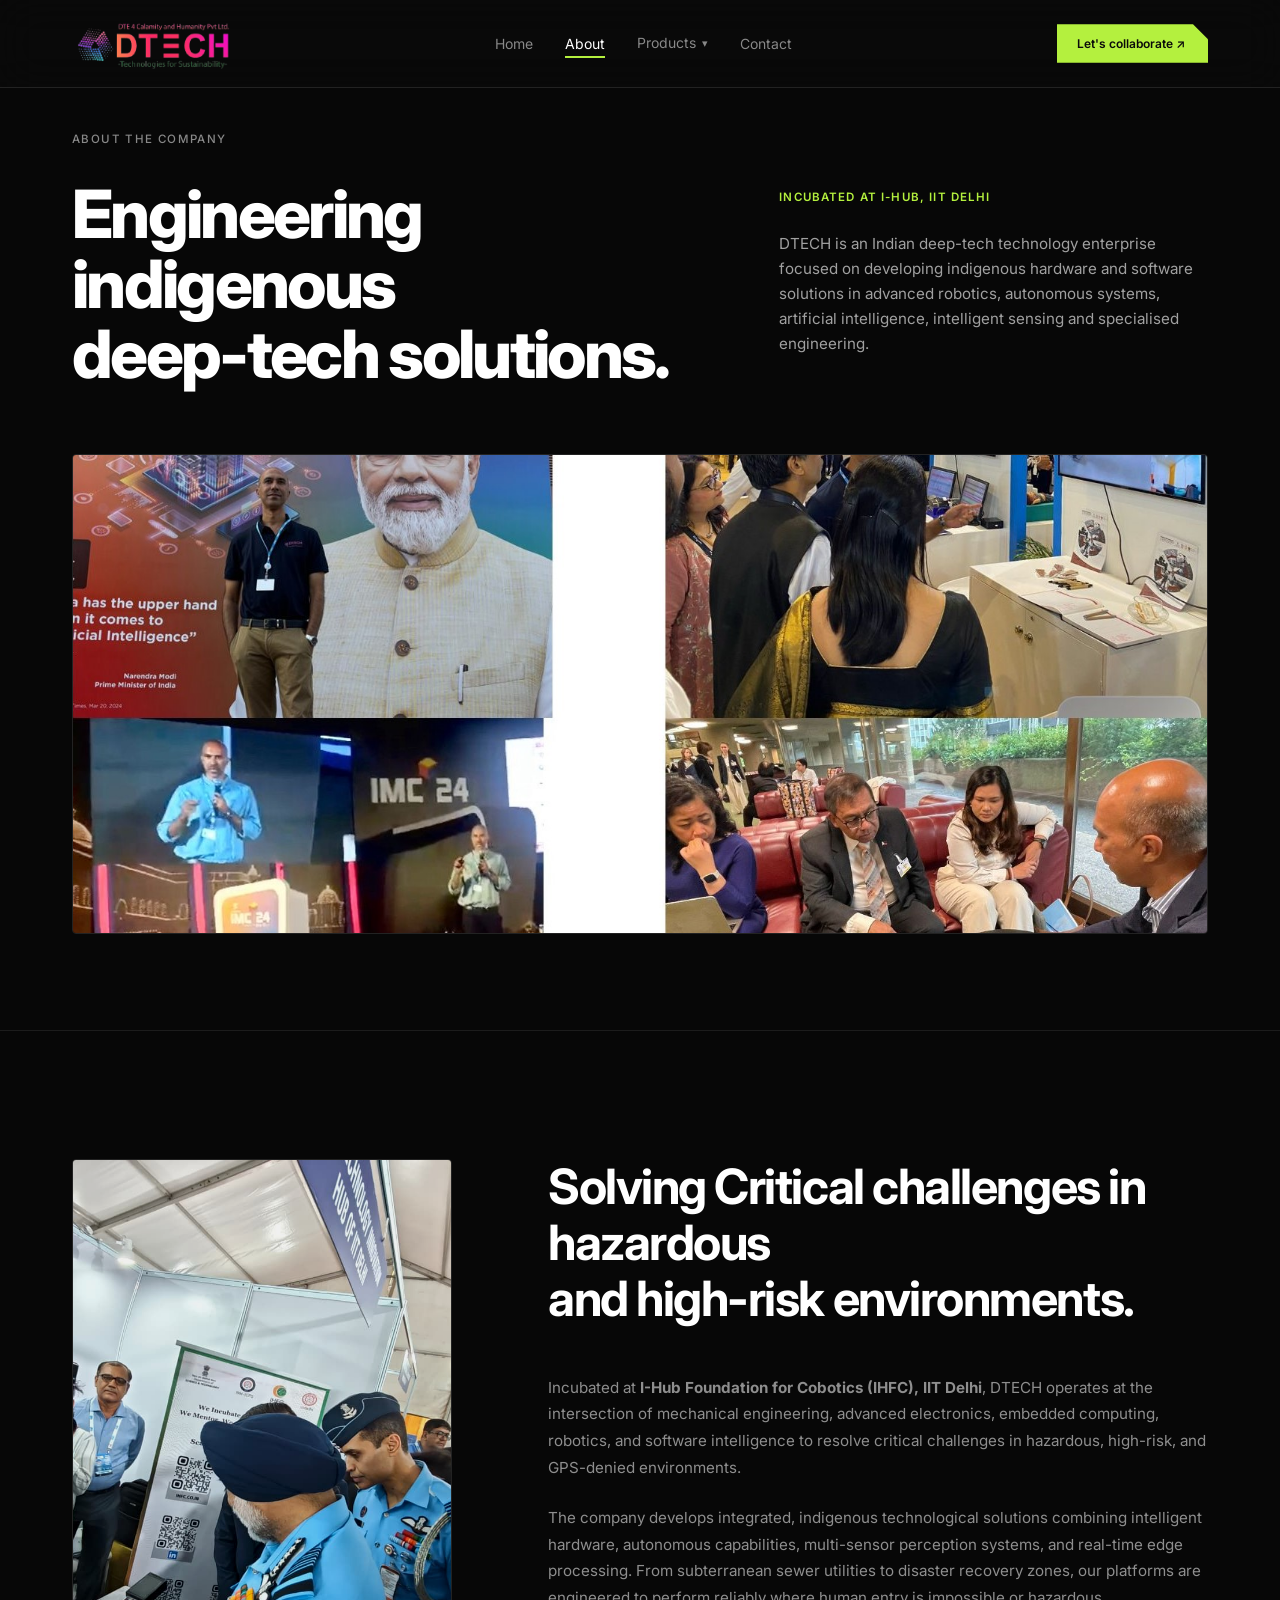
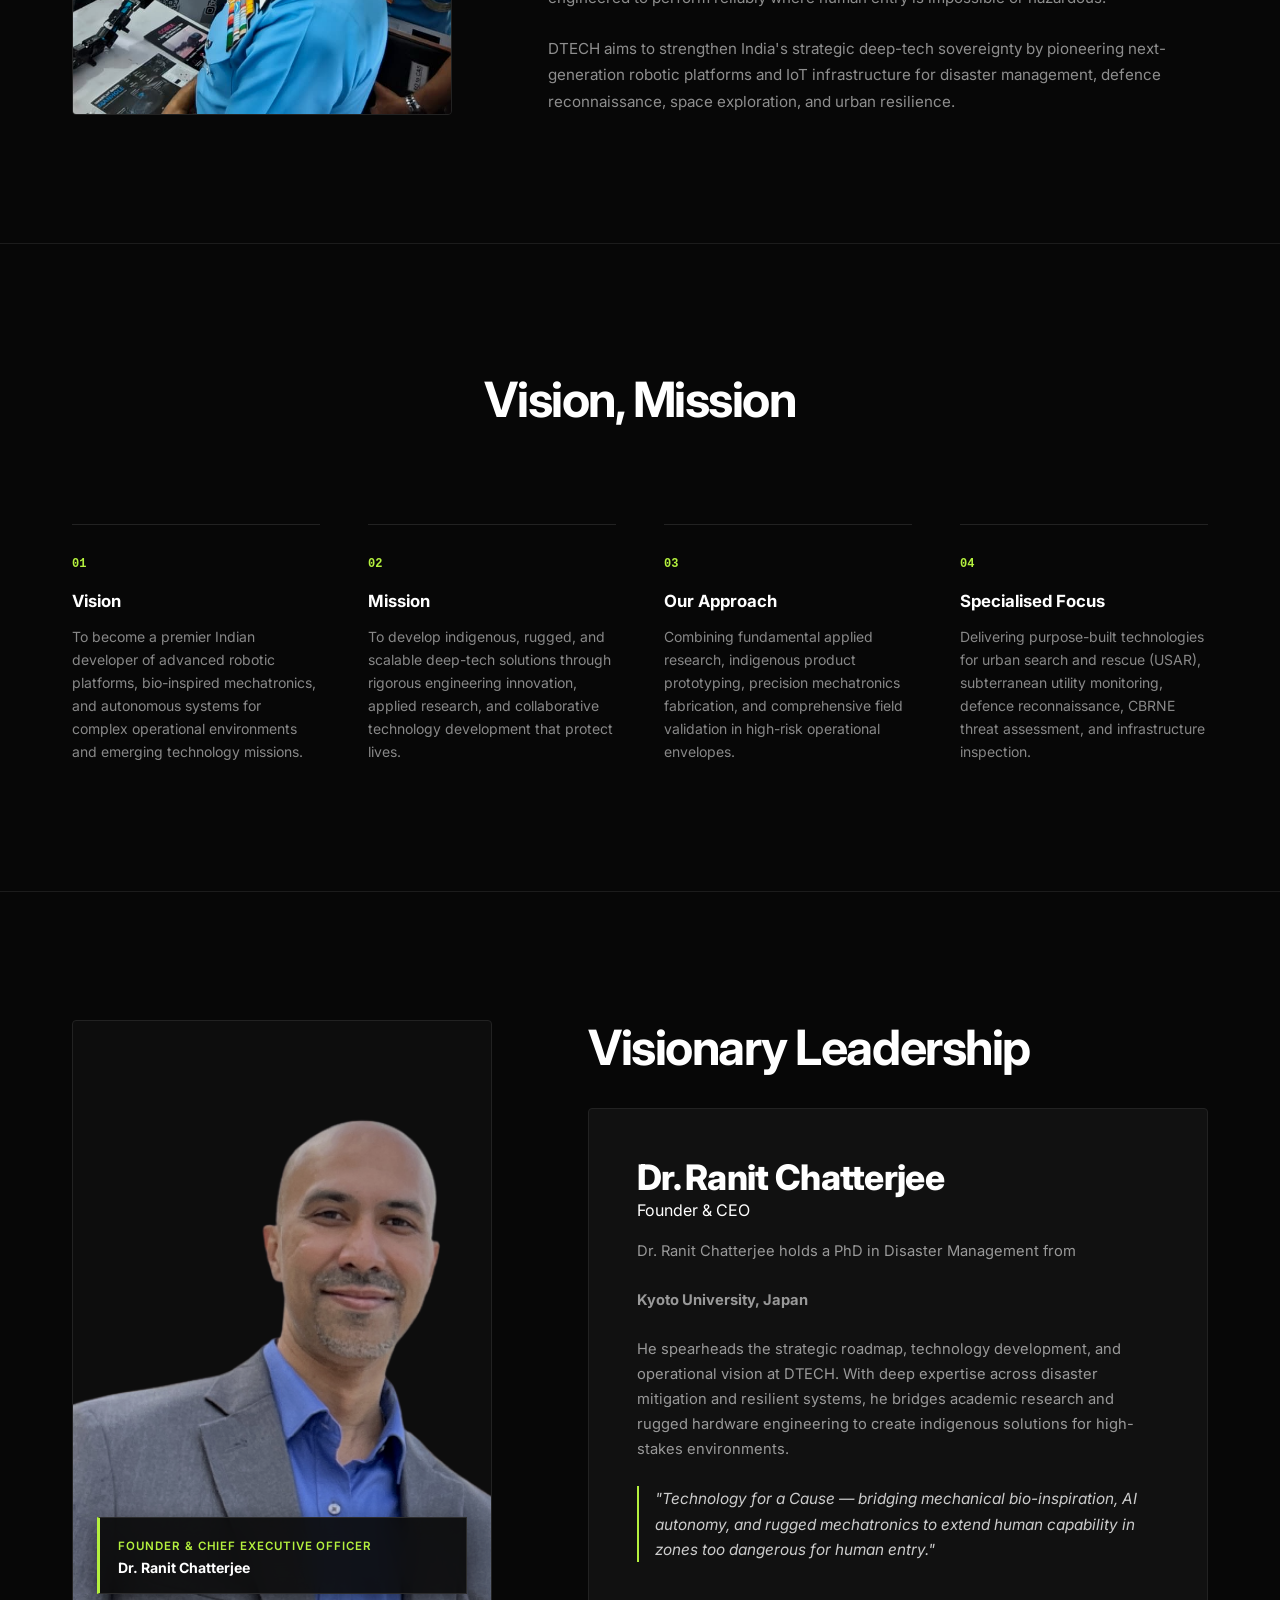
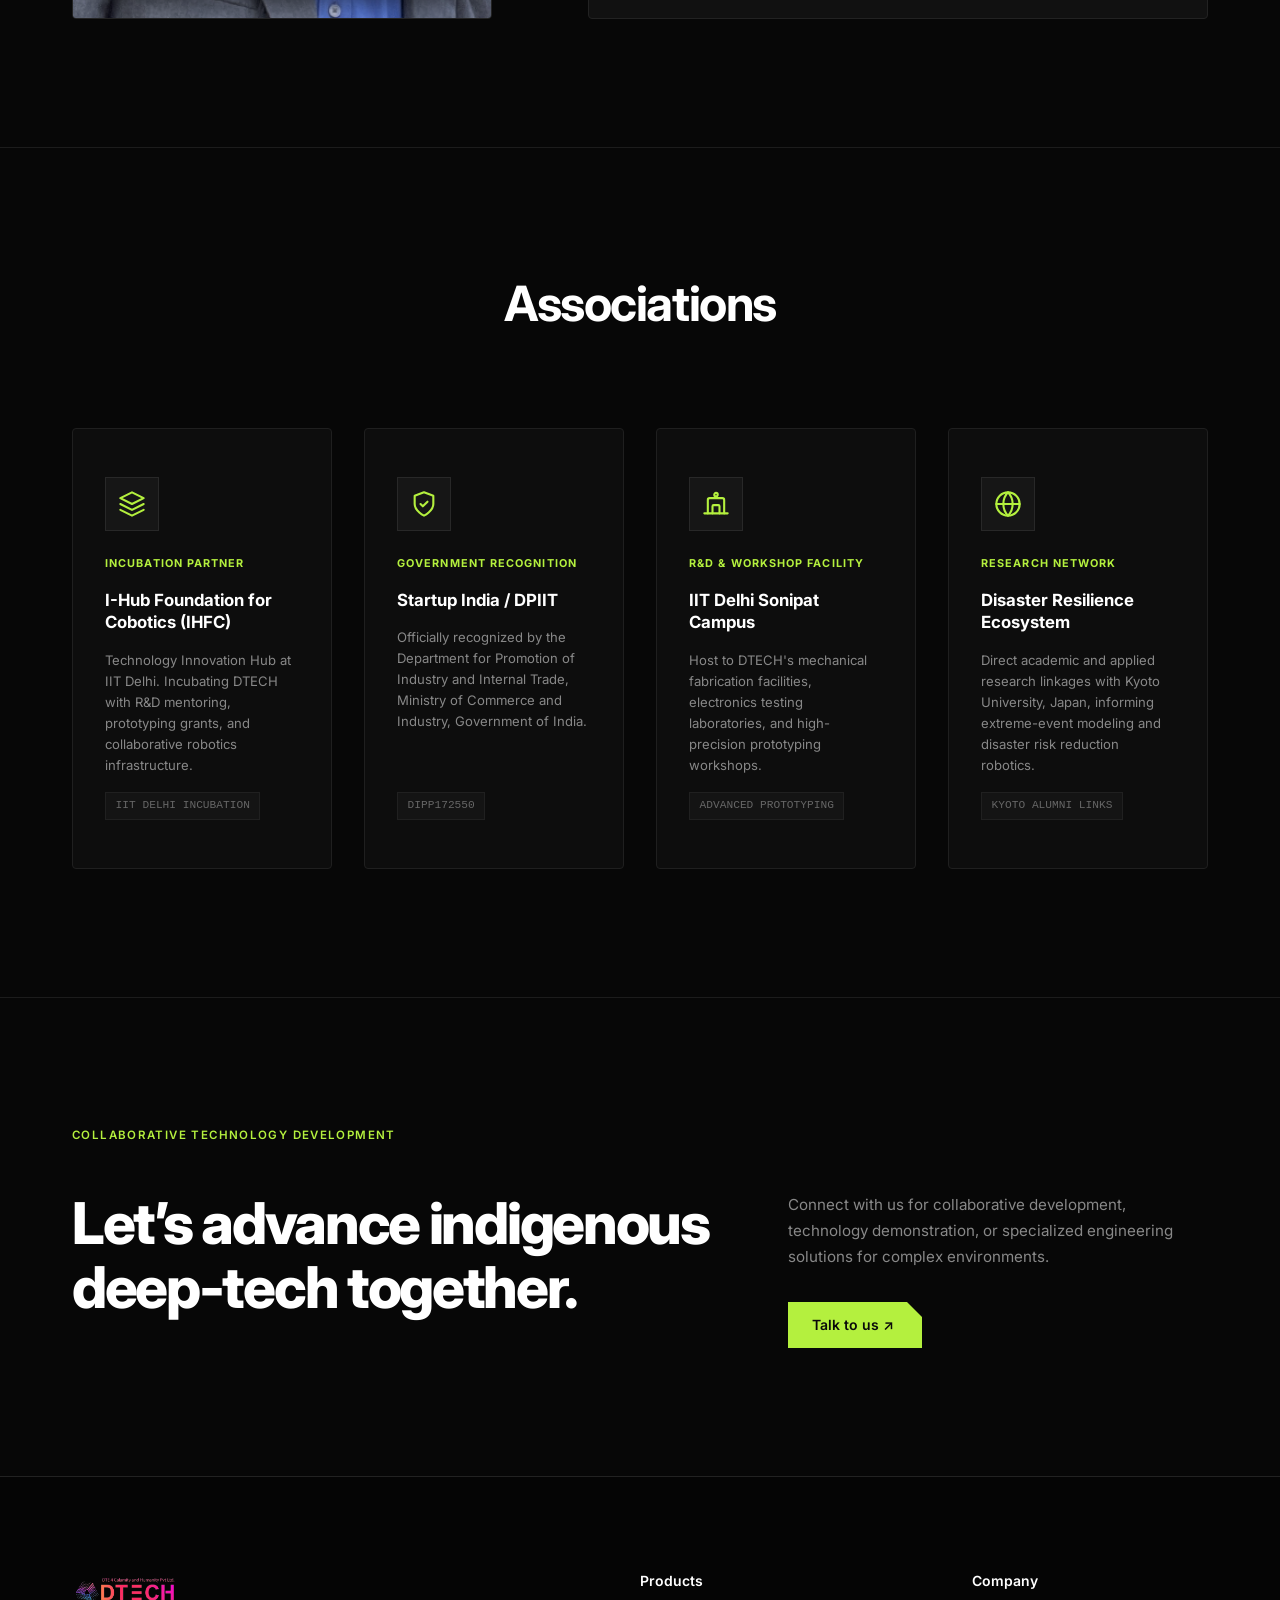
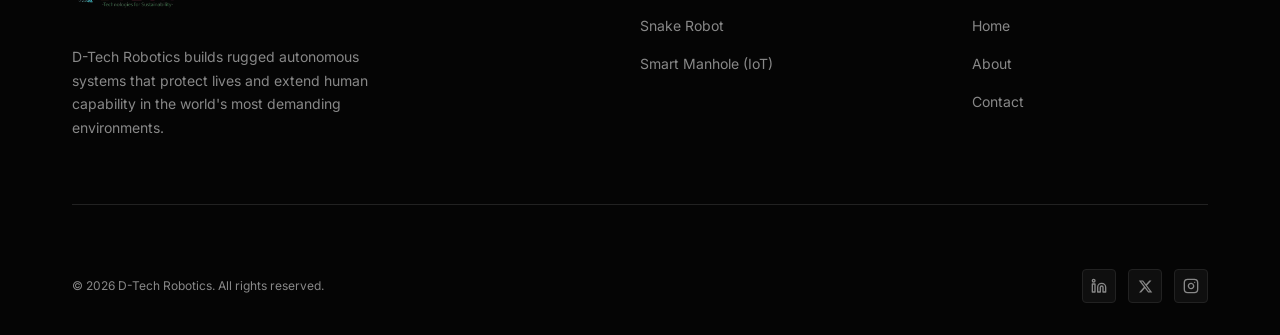
<file: about.html>
<!DOCTYPE html>
<html lang="en">

<head>
    <meta charset="UTF-8">
    <meta name="viewport" content="width=device-width, initial-scale=1.0">
    <title>About D-TECH Robotics | Indigenous Engineering, Vision &amp; Deep-Tech R&amp;D</title>

    <!-- SEO & Metadata -->
    <meta name="title" content="About D-TECH Robotics | Indigenous Engineering, Vision &amp; Deep-Tech R&amp;D">
    <meta name="description"
        content="Discover D-TECH Robotics (DTE 4 Calamity and Humanity Pvt Ltd). Learn about our mission, principles, and engineering philosophy in building indigenous bio-inspired robotics and smart IoT infrastructure for disaster resilience.">
    <meta name="keywords"
        content="About D-TECH Robotics, DTE 4 Calamity and Humanity, robotics company India, deep tech startup India, IIT Delhi robotics, disaster management technology, autonomous systems team">
    <meta name="author" content="D-TECH Robotics (DTE 4 Calamity and Humanity Pvt Ltd)">
    <meta name="robots" content="index, follow, max-snippet:-1, max-image-preview:large, max-video-preview:-1">
    <link rel="canonical" href="https://www.d-techglobal.com/about.html">

    <!-- Open Graph / Social Media -->
    <meta property="og:type" content="article">
    <meta property="og:url" content="https://www.d-techglobal.com/about.html">
    <meta property="og:site_name" content="D-TECH Robotics">
    <meta property="og:title" content="About D-TECH Robotics | Indigenous Engineering for Resilience">
    <meta property="og:description"
        content="Learn about D-TECH Robotics: our mission, principles, and indigenous engineering building technologies that protect lives in high-risk environments.">
    <meta property="og:image" content="https://www.d-techglobal.com/images/logo.png">
    <meta property="og:image:alt" content="D-TECH Robotics Team &amp; Engineering">
    <meta property="og:locale" content="en_US">

    <!-- Twitter Cards -->
    <meta name="twitter:card" content="summary_large_image">
    <meta name="twitter:url" content="https://www.d-techglobal.com/about.html">
    <meta name="twitter:title" content="About D-TECH Robotics | Indigenous Engineering for Resilience">
    <meta name="twitter:description"
        content="Learn about D-TECH Robotics: our mission, principles, and indigenous engineering building technologies that protect lives.">
    <meta name="twitter:image" content="https://www.d-techglobal.com/images/logo.png">

    <!-- Favicon -->
    <link rel="icon" type="image/x-icon" href="images/favicon.ico">
    <!-- Google Fonts -->
    <link rel="preconnect" href="https://fonts.googleapis.com">
    <link rel="preconnect" href="https://fonts.gstatic.com" crossorigin>
    <link href="https://fonts.googleapis.com/css2?family=Inter:wght@300;400;500;600;700;800;900&display=swap"
        rel="stylesheet">
    <!-- Custom Styles -->
    <link rel="stylesheet" href="style.css">

    <!-- JSON-LD Structured Data Schema.org -->
    <script type="application/ld+json">
    {
      "@context": "https://schema.org",
      "@type": "AboutPage",
      "mainEntity": {
        "@type": "Organization",
        "name": "D-TECH Robotics",
        "legalName": "DTE 4 Calamity and Humanity Pvt Ltd",
        "url": "https://www.d-techglobal.com/",
        "logo": "https://www.d-techglobal.com/images/logo.png",
        "description": "Indigenous deep-tech enterprise engineering autonomous bio-inspired robotics and distributed municipal IoT telemetry systems."
      },
      "breadcrumb": {
        "@type": "BreadcrumbList",
        "itemListElement": [
          {
            "@type": "ListItem",
            "position": 1,
            "name": "Home",
            "item": "https://www.d-techglobal.com/"
          },
          {
            "@type": "ListItem",
            "position": 2,
            "name": "About Us",
            "item": "https://www.d-techglobal.com/about.html"
          }
        ]
      }
    }
    </script>
</head>

<body class="page-about">
    <!-- ===================== NAVBAR ===================== -->
    <nav class="navbar">
        <div class="container navbar__inner">
            <a href="index.html" class="navbar__logo">
                <img src="images/logo.png" alt="D-TECH Robotics" class="navbar__logo-img">
            </a>
            <ul class="navbar__links">
                <li><a href="index.html">Home</a></li>
                <li><a href="about.html" class="active">About</a></li>
                <li class="navbar__dropdown">
                    <a href="javascript:void(0)" class="navbar__dropdown-toggle" role="button" aria-haspopup="true"
                        aria-expanded="false">
                        Products <span class="dropdown-chevron">▾</span>
                    </a>
                    <div class="dropdown-menu">
                        <div class="dropdown-menu__grid">
                            <!-- Category 1: Robot -->
                            <div class="dropdown-col">
                                <span class="dropdown-category-title"><span class="category-dot"></span>Robot</span>
                                <ul class="dropdown-list">
                                    <li>
                                        <a href="cobra-snake-robot.html" class="dropdown-item">
                                            <span class="dropdown-item__name">Snake Robot</span>
                                            <span class="dropdown-item__tag">Exploration & Inspection</span>
                                        </a>
                                    </li>
                                </ul>
                            </div>
                            <!-- Category 2: IoT -->
                            <div class="dropdown-col">
                                <span class="dropdown-category-title"><span class="category-dot"></span>IoT</span>
                                <ul class="dropdown-list">
                                    <li>
                                        <a href="smart-manhole.html" class="dropdown-item">
                                            <span class="dropdown-item__name">Smart Manhole</span>
                                            <span class="dropdown-item__tag">Subsurface Telemetry</span>
                                        </a>
                                    </li>
                                </ul>
                            </div>
                        </div>
                    </div>
                </li>
                <li><a href="contact.html">Contact</a></li>
            </ul>
            <a href="contact.html" class="btn btn--primary navbar__cta">Let's collaborate ↗</a>
            <button class="navbar__toggle" aria-label="Toggle menu">
                <span></span><span></span><span></span>
            </button>
        </div>
    </nav>

    <!-- ===================== ABOUT HERO ===================== -->
    <header class="about-hero">
        <div class="container">
            <p class="about-eyebrow">ABOUT THE COMPANY</p>
            <div class="about-hero__header">
                <div class="about-hero__left">
                    <h1 class="about-hero__title">Engineering indigenous<br>deep-tech solutions.</h1>
                </div>
                <div class="about-hero__right">
                    <span class="about-badge">INCUBATED AT I-HUB, IIT DELHI</span>
                    <p class="about-hero__lead">
                        DTECH is an Indian deep-tech technology enterprise focused on developing indigenous
                        hardware and software solutions in advanced robotics, autonomous systems, artificial
                        intelligence, intelligent sensing and specialised engineering.
                    </p>
                </div>
            </div>

            <!-- Blank Image / Media Frame -->
            <div class="about-media-frame">
                <img src="./images/dtech.jpeg" alt="D-TECH Engineering and Robotics">
                <!-- <div class="about-media-placeholder"> -->
                <!-- <div class="placeholder-grid"></div> -->
                <!-- </div> -->

            </div>
        </div>
    </header>

    <!-- ===================== SECTION 01: ABOUT COMPANY ===================== -->
    <section class="about-section about-section--border" id="about-company">
        <div class="container">
            <div class="about-split-row">
                <div class="about-split-row__label">
                    <div class="about-split-row__image-box">
                        <img src="./images/exhibition.jpeg" alt="D-TECH Team at Technology Demonstration"
                            class="about-split-row__img">
                    </div>
                </div>
                <div class="about-split-row__content">
                    <h2 class="about-section-heading">
                        Solving Critical challenges in hazardous<br>and high-risk environments.
                    </h2>
                    <div class="about-prose">
                        <p>
                            Incubated at <strong>I-Hub Foundation for Cobotics (IHFC), IIT Delhi</strong>, DTECH
                            operates
                            at the intersection of mechanical engineering, advanced electronics, embedded computing,
                            robotics, and software intelligence to resolve critical challenges in hazardous, high-risk,
                            and GPS-denied environments.
                        </p>
                        <p>
                            The company develops integrated, indigenous technological solutions combining intelligent
                            hardware, autonomous capabilities, multi-sensor perception systems, and real-time edge
                            processing. From subterranean sewer utilities to disaster recovery zones, our platforms are
                            engineered to perform reliably where human entry is impossible or hazardous.
                        </p>
                        <p>
                            DTECH aims to strengthen India's strategic deep-tech sovereignty by pioneering
                            next-generation
                            robotic platforms and IoT infrastructure for disaster management, defence reconnaissance,
                            space exploration, and urban resilience.
                        </p>
                    </div>
                </div>
            </div>
        </div>
    </section>

    <!-- ===================== SECTION 02: VISION & MISSION ===================== -->
    <section class="about-section about-section--border" id="vision-mission">
        <div class="container">
            <div class="about-header-stacked">
                <h2 class="about-section-heading">
                    Vision, Mission
                </h2>
            </div>

            <div class="about-principles-grid">
                <div class="principle-card">
                    <div class="principle-card__top">
                        <span class="principle-number">01</span>
                    </div>
                    <h3 class="principle-card__title">Vision</h3>
                    <p class="principle-card__desc">
                        To become a premier Indian developer of advanced robotic platforms, bio-inspired mechatronics,
                        and autonomous systems for complex operational environments and emerging technology missions.
                    </p>
                </div>

                <div class="principle-card">
                    <div class="principle-card__top">
                        <span class="principle-number">02</span>
                    </div>
                    <h3 class="principle-card__title">Mission</h3>
                    <p class="principle-card__desc">
                        To develop indigenous, rugged, and scalable deep-tech solutions through rigorous engineering
                        innovation, applied research, and collaborative technology development that protect lives.
                    </p>
                </div>

                <div class="principle-card">
                    <div class="principle-card__top">
                        <span class="principle-number">03</span>
                    </div>
                    <h3 class="principle-card__title">Our Approach</h3>
                    <p class="principle-card__desc">
                        Combining fundamental applied research, indigenous product prototyping, precision mechatronics
                        fabrication, and comprehensive field validation in high-risk operational envelopes.
                    </p>
                </div>

                <div class="principle-card">
                    <div class="principle-card__top">
                        <span class="principle-number">04</span>
                    </div>
                    <h3 class="principle-card__title">Specialised Focus</h3>
                    <p class="principle-card__desc">
                        Delivering purpose-built technologies for urban search and rescue (USAR), subterranean utility
                        monitoring, defence reconnaissance, CBRNE threat assessment, and infrastructure inspection.
                    </p>
                </div>
            </div>
        </div>
    </section>

    <!-- ===================== SECTION 03: LEADERSHIP ===================== -->
    <section class="about-section about-section--border" id="leadership">
        <div class="container">

            <div class="about-leadership-grid">
                <!-- One Side: Image -->
                <div class="about-leadership-media">
                    <img src="./images/ranit.png" alt="D-TECH Leadership and Engineering Team">
                    <div class="about-leadership-overlay-badge">
                        <span class="about-leadership-badge-sub">FOUNDER &amp; CHIEF EXECUTIVE OFFICER</span>
                        <span class="about-leadership-badge-title">Dr. Ranit Chatterjee</span>
                    </div>
                </div>

                <!-- Another Side: Text -->
                <div class="about-leadership-content">
                    <div>
                        <h2 class="about-section-heading">
                            Visionary Leadership
                        </h2>
                    </div>

                    <div class="about-leadership-bio-card">
                        <div class="about-leadership-founder-header">
                            <div>
                                <h3 class="about-leadership-name">Dr. Ranit Chatterjee</h3>
                                <span class="about-leadership-title">Founder &amp; CEO</span>
                            </div>
                        </div>
                        <p class="about-prose" style="color: #999; font-size: 0.92rem; line-height: 1.7;">
                            Dr. Ranit Chatterjee holds a PhD in Disaster Management from <strong>Kyoto University,
                                Japan</strong>He spearheads the strategic roadmap, technology development, and
                            operational
                            vision at DTECH. With deep expertise across disaster mitigation and resilient systems, he
                            bridges academic research and rugged hardware engineering to create indigenous solutions for
                            high-stakes environments.
                        </p>
                        <blockquote class="about-leadership-quote">
                            "Technology for a Cause — bridging mechanical bio-inspiration, AI autonomy, and rugged
                            mechatronics to extend human capability in zones too dangerous for human entry."
                        </blockquote>
                    </div>




                </div>
            </div>
        </div>
    </section>

    <!-- ===================== SECTION 04: ASSOCIATIONS ===================== -->
    <section class="about-section about-section--border" id="associations">
        <div class="container">
            <div class="about-split-header">
                <h2 class="about-section-heading">
                    Associations
                </h2>

            </div>

            <div class="about-associations-grid">
                <!-- Association 1: IHFC, IIT Delhi -->
                <div class="association-card">
                    <div class="association-logo-box">
                        <svg width="28" height="28" viewBox="0 0 24 24" fill="none" stroke="currentColor"
                            stroke-width="1.8" stroke-linecap="round" stroke-linejoin="round">
                            <polygon points="12 2 2 7 12 12 22 7 12 2"></polygon>
                            <polyline points="2 17 12 22 22 17"></polyline>
                            <polyline points="2 12 12 17 22 12"></polyline>
                        </svg>
                    </div>
                    <span class="association-tag">INCUBATION PARTNER</span>
                    <h3 class="association-title">I-Hub Foundation for Cobotics (IHFC)</h3>
                    <p class="association-desc">
                        Technology Innovation Hub at IIT Delhi. Incubating DTECH with R&amp;D mentoring, prototyping
                        grants, and collaborative robotics infrastructure.
                    </p>
                    <span class="association-badge">IIT DELHI INCUBATION</span>
                </div>

                <!-- Association 2: DPIIT / Startup India -->
                <div class="association-card">
                    <div class="association-logo-box">
                        <svg width="28" height="28" viewBox="0 0 24 24" fill="none" stroke="currentColor"
                            stroke-width="1.8" stroke-linecap="round" stroke-linejoin="round">
                            <path d="M12 22s8-4 8-10V5l-8-3-8 3v7c0 6 8 10 8 10z"></path>
                            <path d="m9 12 2 2 4-4"></path>
                        </svg>
                    </div>
                    <span class="association-tag">GOVERNMENT RECOGNITION</span>
                    <h3 class="association-title">Startup India / DPIIT</h3>
                    <p class="association-desc">
                        Officially recognized by the Department for Promotion of Industry and Internal Trade, Ministry
                        of
                        Commerce and Industry, Government of India.
                    </p>
                    <span class="association-badge">DIPP172550</span>
                </div>

                <!-- Association 3: IIT Delhi Sonipat Campus -->
                <div class="association-card">
                    <div class="association-logo-box">
                        <svg width="28" height="28" viewBox="0 0 24 24" fill="none" stroke="currentColor"
                            stroke-width="1.8" stroke-linecap="round" stroke-linejoin="round">
                            <path d="M2 20h20"></path>
                            <path d="M5 20V8.5a1.5 1.5 0 0 1 1.5-1.5h11A1.5 1.5 0 0 1 19 8.5V20"></path>
                            <path d="M9 20v-6a1 1 0 0 1 1-1h4a1 1 0 0 1 1 1v6"></path>
                            <circle cx="12" cy="4" r="1.5"></circle>
                        </svg>
                    </div>
                    <span class="association-tag">R&amp;D &amp; WORKSHOP FACILITY</span>
                    <h3 class="association-title">IIT Delhi Sonipat Campus</h3>
                    <p class="association-desc">
                        Host to DTECH's mechanical fabrication facilities, electronics testing laboratories, and
                        high-precision prototyping workshops.
                    </p>
                    <span class="association-badge">ADVANCED PROTOTYPING</span>
                </div>

                <!-- Association 4: Kyoto University Research Ecosystem -->
                <div class="association-card">
                    <div class="association-logo-box">
                        <svg width="28" height="28" viewBox="0 0 24 24" fill="none" stroke="currentColor"
                            stroke-width="1.8" stroke-linecap="round" stroke-linejoin="round">
                            <circle cx="12" cy="12" r="10"></circle>
                            <path d="M12 2a14.5 14.5 0 0 0 0 20 14.5 14.5 0 0 0 0-20"></path>
                            <path d="M2 12h20"></path>
                        </svg>
                    </div>
                    <span class="association-tag">RESEARCH NETWORK</span>
                    <h3 class="association-title">Disaster Resilience Ecosystem</h3>
                    <p class="association-desc">
                        Direct academic and applied research linkages with Kyoto University, Japan, informing
                        extreme-event modeling and disaster risk reduction robotics.
                    </p>
                    <span class="association-badge">KYOTO ALUMNI LINKS</span>
                </div>
            </div>
        </div>
    </section>

    <!-- ===================== CTA SECTION ===================== -->
    <section class="about-cta-section about-section--border">
        <div class="container">
            <p class="about-cta-eyebrow">COLLABORATIVE TECHNOLOGY DEVELOPMENT</p>
            <div class="about-cta-row">
                <div class="about-cta-row__left">
                    <h2 class="about-cta-heading">
                        Let’s advance indigenous<br>deep-tech together.
                    </h2>
                </div>
                <div class="about-cta-row__right">
                    <p class="about-cta-text">
                        Connect with us for collaborative development, technology demonstration, or specialized
                        engineering solutions for complex environments.
                    </p>
                    <a href="contact.html" class="btn btn--primary about-cta-btn">Talk to us ↗</a>
                </div>
            </div>
        </div>
    </section>

    <!-- ===================== FOOTER ===================== -->
    <footer class="footer">
        <div class="container">
            <div class="footer__top">
                <div class="footer__brand">
                    <a href="index.html" class="footer__logo">
                        <img src="images/logo.png" alt="D-TECH Robotics" class="footer__logo-img">
                    </a>
                    <p class="footer__brand-desc">D-Tech Robotics builds rugged autonomous systems that protect lives
                        and extend human capability in the world's most demanding environments.</p>
                </div>
                <div class="footer__col">
                    <h4>Products</h4>
                    <ul>
                        <li><a href="cobra-snake-robot.html">Snake Robot</a></li>
                        <li><a href="smart-manhole.html">Smart Manhole (IoT)</a></li>
                    </ul>
                </div>
                <div class="footer__col">
                    <h4>Company</h4>
                    <ul>
                        <li><a href="index.html">Home</a></li>
                        <li><a href="about.html">About</a></li>
                        <li><a href="contact.html">Contact</a></li>
                    </ul>
                </div>
            </div>

            <div class="footer__bottom">
                <p>&copy; 2026 D-Tech Robotics. All rights reserved.</p>
                <div class="footer__socials">
                    <a href="https://www.linkedin.com/in/dte4-dtech-895834318/" target="_blank"
                        rel="noopener noreferrer" class="footer__social-link" aria-label="LinkedIn" title="LinkedIn">
                        <svg width="16" height="16" viewBox="0 0 24 24" fill="none" stroke="currentColor"
                            stroke-width="2" stroke-linecap="round" stroke-linejoin="round">
                            <path d="M16 8a6 6 0 0 1 6 6v7h-4v-7a2 2 0 0 0-2-2 2 2 0 0 0-2 2v7h-4v-7a6 6 0 0 1 6-6z">
                            </path>
                            <rect x="2" y="9" width="4" height="12"></rect>
                            <circle cx="4" cy="4" r="2"></circle>
                        </svg>
                    </a>
                    <a href="https://x.com/Dtech_official" target="_blank" rel="noopener noreferrer"
                        class="footer__social-link" aria-label="X (Twitter)" title="X (Twitter)">
                        <svg width="15" height="15" viewBox="0 0 24 24" fill="currentColor">
                            <path
                                d="M18.244 2.25h3.308l-7.227 8.26 8.502 11.24H16.17l-5.214-6.817L4.99 21.75H1.68l7.73-8.835L1.254 2.25H8.08l4.713 6.231zm-1.161 17.52h1.833L7.084 4.126H5.117z" />
                        </svg>
                    </a>

                    <!-- <a href="https://youtube.com" target="_blank" rel="noopener noreferrer" class="footer__social-link"
                        aria-label="YouTube" title="YouTube">
                        <svg width="17" height="17" viewBox="0 0 24 24" fill="none" stroke="currentColor"
                            stroke-width="2" stroke-linecap="round" stroke-linejoin="round">
                            <path
                                d="M22.54 6.42a2.78 2.78 0 0 0-1.94-2C18.88 4 12 4 12 4s-6.88 0-8.6.46a2.78 2.78 0 0 0-1.94 2A29 29 0 0 0 1 11.75a29 29 0 0 0 .46 5.33A2.78 2.78 0 0 0 3.4 19c1.72.46 8.6.46 8.6.46s6.88 0 8.6-.46a2.78 2.78 0 0 0 1.94-2 29 29 0 0 0 .46-5.25 29 29 0 0 0-.46-5.33z">
                            </path>
                            <polygon points="9.75 15.02 15.5 11.75 9.75 8.48 9.75 15.02"></polygon>
                        </svg>
                    </a> -->


                    <a href="https://www.instagram.com/disastertechnologypvtltd/" target="_blank"
                        rel="noopener noreferrer" class="footer__social-link" aria-label="Instagram" title="Instagram">
                        <svg width="16" height="16" viewBox="0 0 24 24" fill="none" stroke="currentColor"
                            stroke-width="2" stroke-linecap="round" stroke-linejoin="round">
                            <rect x="2" y="2" width="20" height="20" rx="5" ry="5"></rect>
                            <path d="M16 11.37A4 4 0 1 1 12.63 8 4 4 0 0 1 16 11.37z"></path>
                            <line x1="17.5" y1="6.5" x2="17.51" y2="6.5"></line>
                        </svg>
                    </a>
                </div>
            </div>
        </div>
    </footer>


    <script src="main.js"></script>
</body>

</html>
</file>
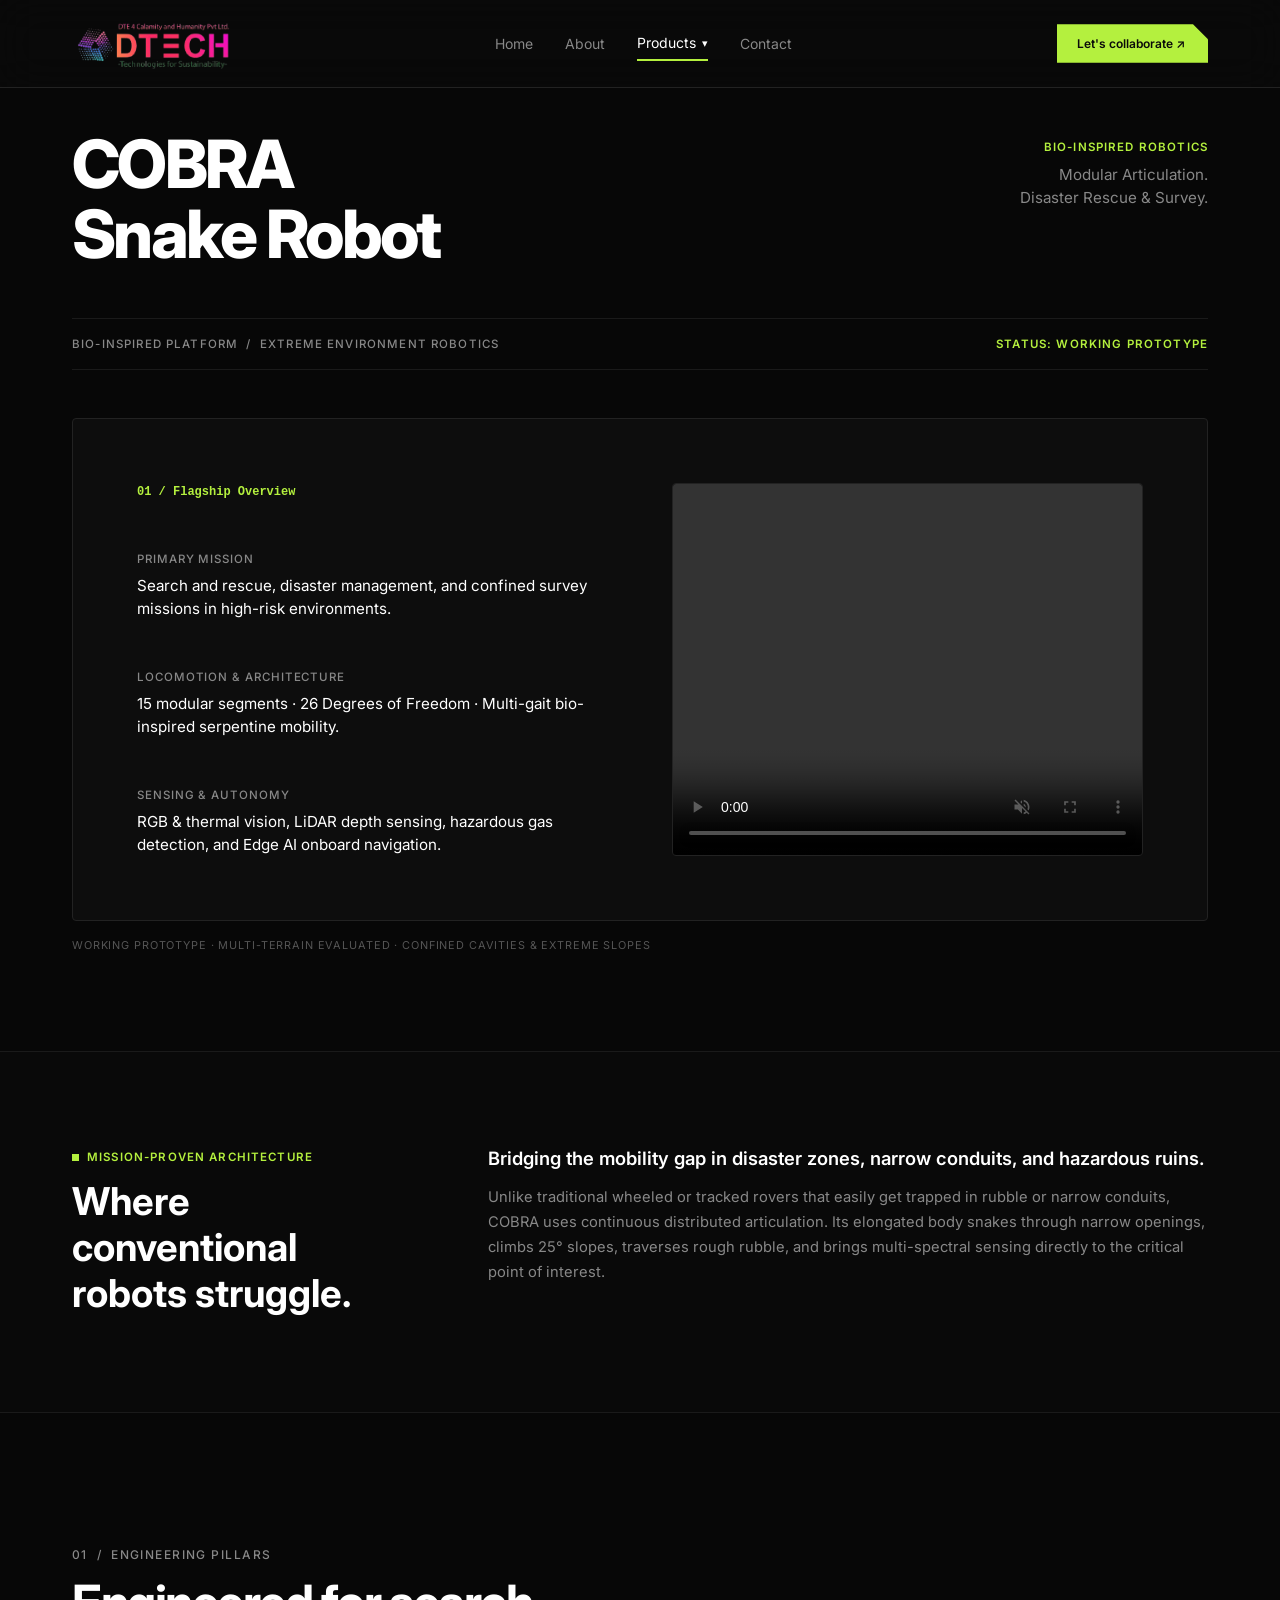
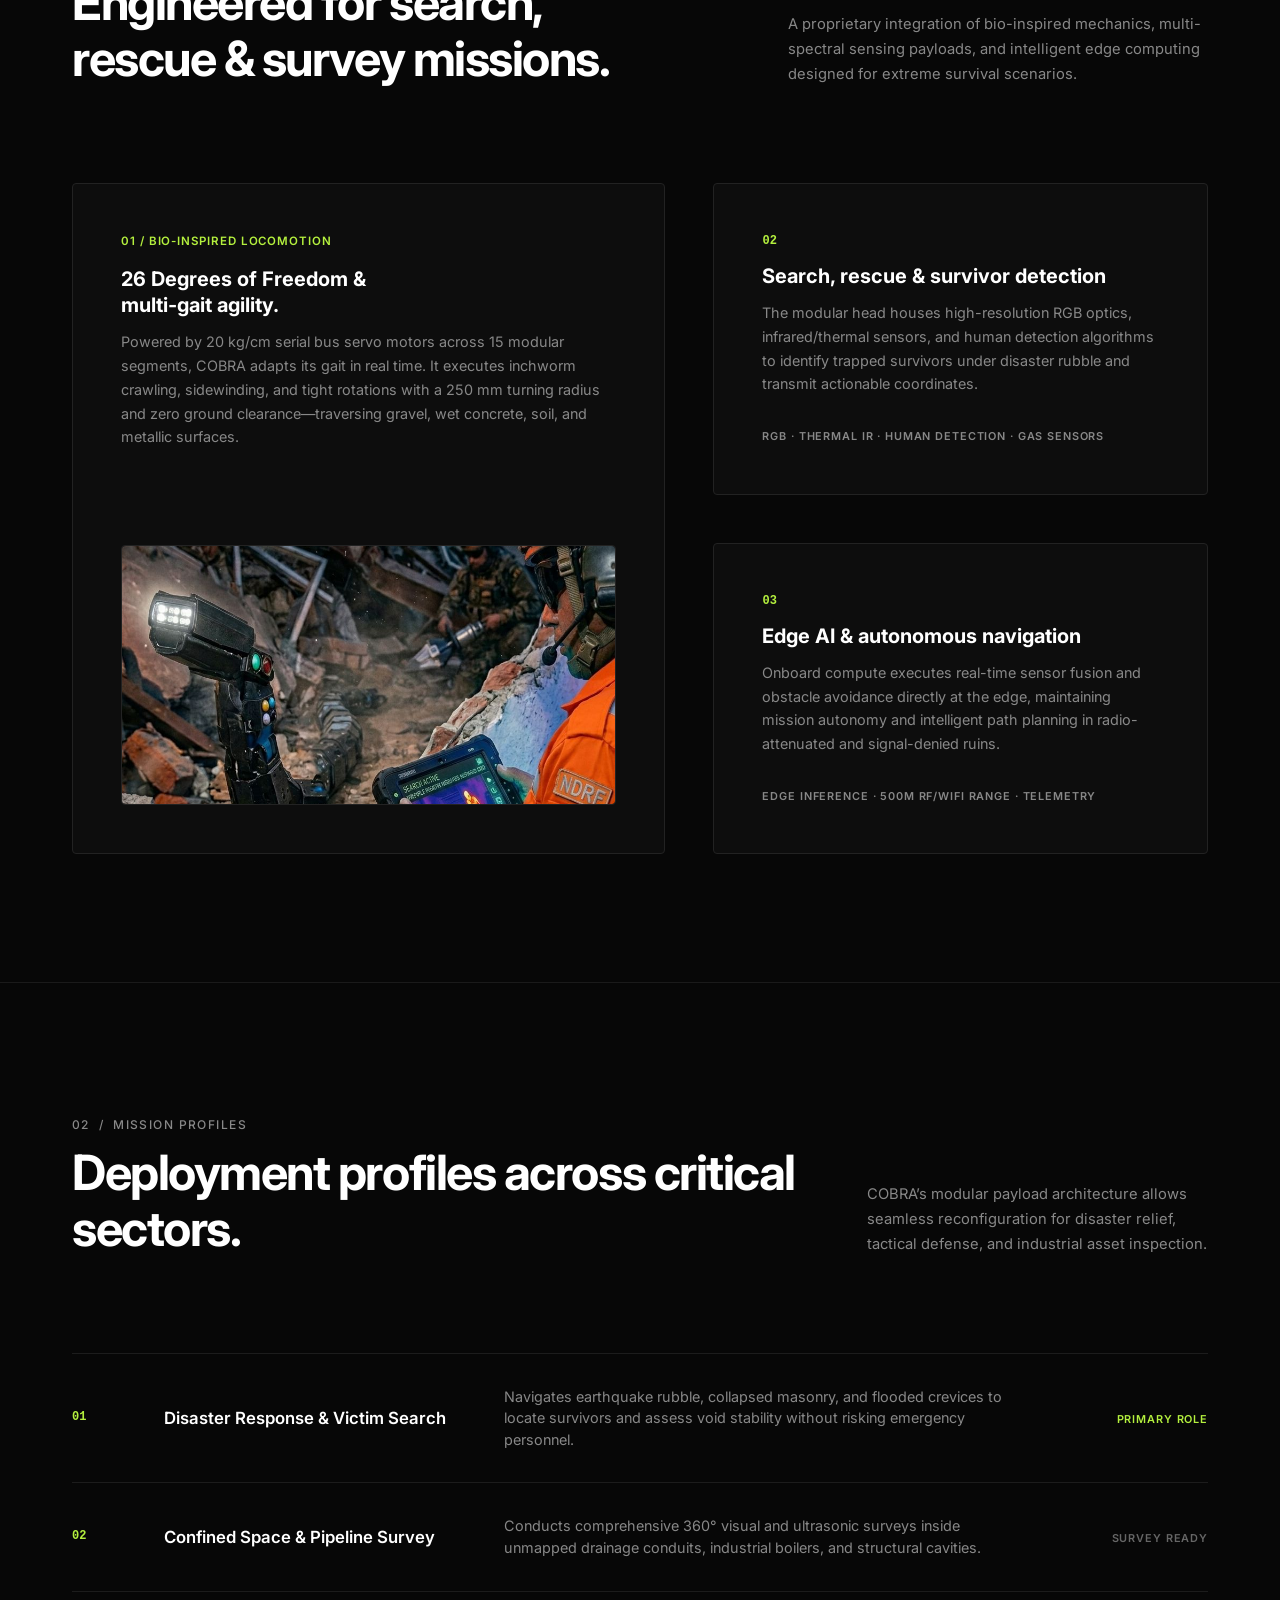
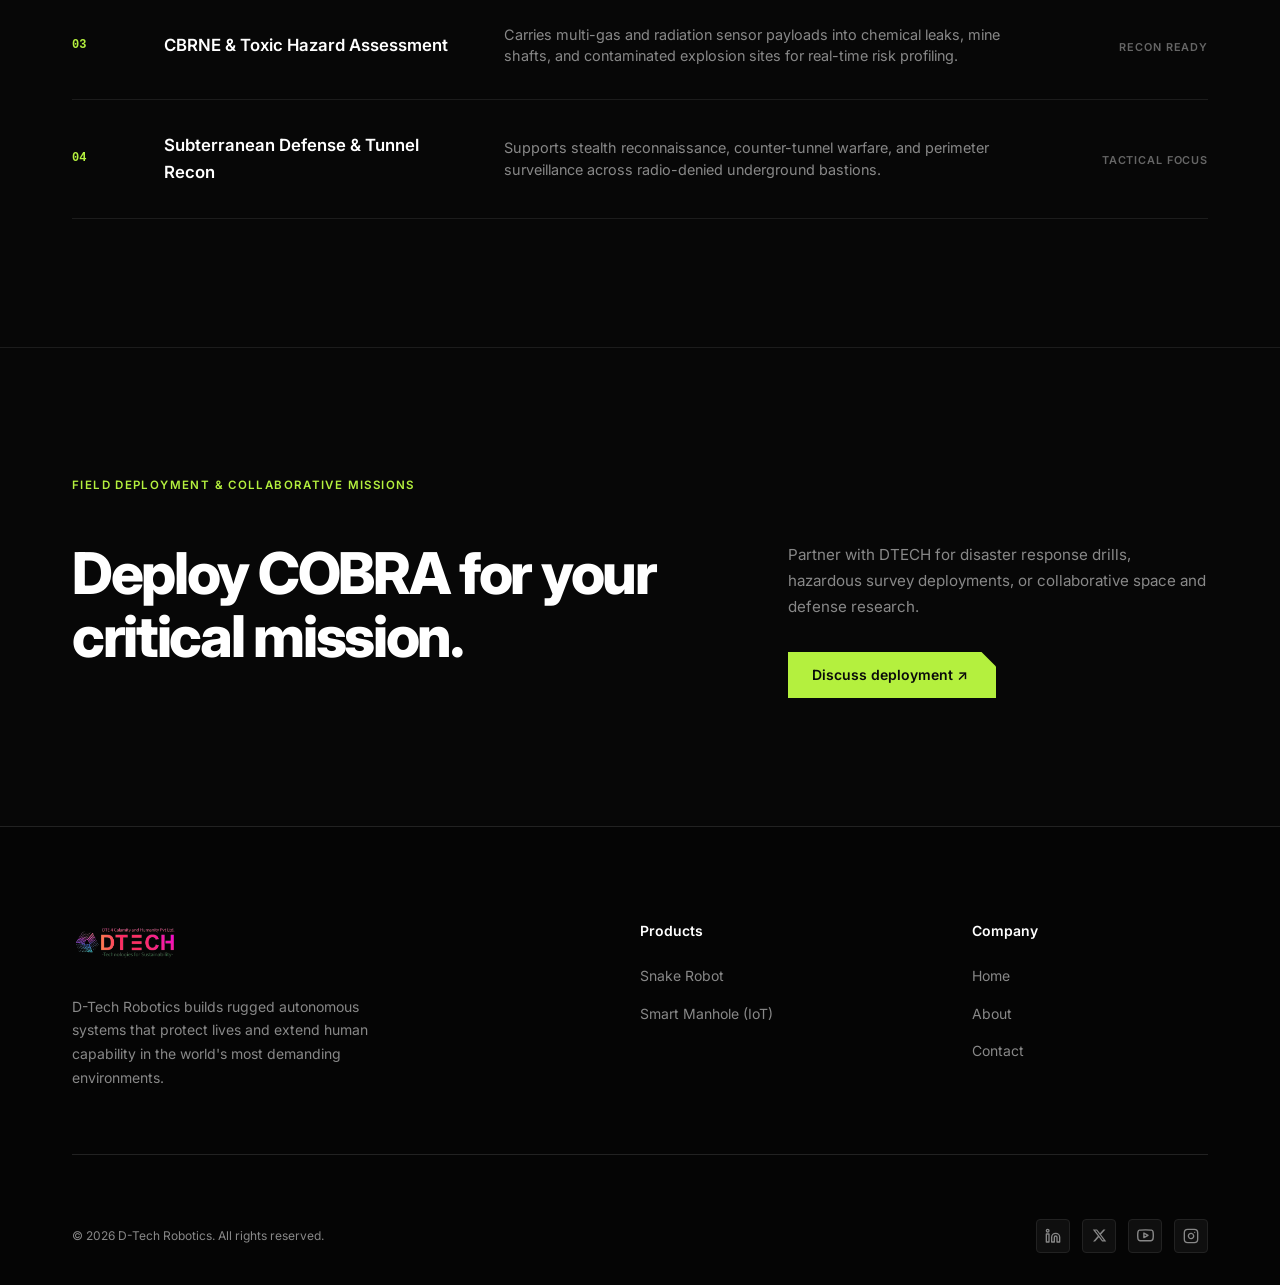
<file: cobra-snake-robot.html>
<!DOCTYPE html>
<html lang="en">

<head>
    <meta charset="UTF-8">
    <meta name="viewport" content="width=device-width, initial-scale=1.0">
    <title>COBRA Snake Robot | Bio-Inspired Search, Rescue &amp; Inspection Robotics</title>
    
    <!-- SEO & Metadata -->
    <meta name="title" content="COBRA Snake Robot | Bio-Inspired Search, Rescue &amp; Inspection Robotics">
    <meta name="description" content="Explore the COBRA bio-inspired snake robot by D-TECH Robotics. Engineered for disaster search and rescue (USAR), rubble navigation, tunnel warfare, CBRNE detection, and non-piggable pipeline inspection.">
    <meta name="keywords" content="COBRA snake robot, bio-inspired robotics, search and rescue robot, disaster robotics, hyper-redundant robot, serpentine locomotion, tunnel warfare robot, CBRNE reconnaissance, confined space inspection robot, NDRF search rescue">
    <meta name="author" content="D-TECH Robotics (DTE 4 Calamity and Humanity Pvt Ltd)">
    <meta name="robots" content="index, follow, max-snippet:-1, max-image-preview:large, max-video-preview:-1">
    <link rel="canonical" href="https://www.d-techglobal.com/cobra-snake-robot.html">

    <!-- Open Graph / Social Media -->
    <meta property="og:type" content="product">
    <meta property="og:url" content="https://www.d-techglobal.com/cobra-snake-robot.html">
    <meta property="og:site_name" content="D-TECH Robotics">
    <meta property="og:title" content="COBRA Snake Robot | Bio-Inspired Search &amp; Rescue Robotics">
    <meta property="og:description" content="Modular hyper-redundant snake robot built for life-saving search &amp; rescue in collapsed buildings, tunnel warfare reconnaissance, and hazardous industrial pipelines.">
    <meta property="og:image" content="https://www.d-techglobal.com/images/logo.png">
    <meta property="og:image:alt" content="COBRA Snake Robot by D-TECH">
    <meta property="og:locale" content="en_US">

    <!-- Twitter Cards -->
    <meta name="twitter:card" content="summary_large_image">
    <meta name="twitter:url" content="https://www.d-techglobal.com/cobra-snake-robot.html">
    <meta name="twitter:title" content="COBRA Snake Robot | Bio-Inspired Search &amp; Rescue Robotics">
    <meta name="twitter:description" content="Modular hyper-redundant snake robot engineered for collapsed structures, confined pipelines, and hazardous reconnaissance.">
    <meta name="twitter:image" content="https://www.d-techglobal.com/images/logo.png">

    <!-- Favicon -->
    <link rel="icon" type="image/x-icon" href="images/favicon.ico">
    <!-- Google Fonts -->
    <link rel="preconnect" href="https://fonts.googleapis.com">
    <link rel="preconnect" href="https://fonts.gstatic.com" crossorigin>
    <link href="https://fonts.googleapis.com/css2?family=Inter:wght@300;400;500;600;700;800;900&display=swap"
        rel="stylesheet">
    <!-- Custom Styles -->
    <link rel="stylesheet" href="style.css">

    <!-- JSON-LD Structured Data Schema.org -->
    <script type="application/ld+json">
    {
      "@context": "https://schema.org",
      "@type": "Product",
      "name": "COBRA Bio-Inspired Modular Snake Robot",
      "image": "https://www.d-techglobal.com/images/logo.png",
      "description": "Modular, hyper-redundant bio-inspired snake robot for urban search and rescue (USAR), disaster risk reduction, confined space inspection, tunnel warfare, and CBRNE reconnaissance missions.",
      "brand": {
        "@type": "Brand",
        "name": "D-TECH Robotics"
      },
      "manufacturer": {
        "@type": "Organization",
        "name": "DTE 4 Calamity and Humanity Pvt Ltd",
        "url": "https://www.d-techglobal.com/"
      },
      "category": "Robotics > Rescue & Inspection Robots",
      "offers": {
        "@type": "AggregateOffer",
        "priceCurrency": "INR",
        "availability": "https://schema.org/InStock"
      },
      "breadcrumb": {
        "@type": "BreadcrumbList",
        "itemListElement": [
          {
            "@type": "ListItem",
            "position": 1,
            "name": "Home",
            "item": "https://www.d-techglobal.com/"
          },
          {
            "@type": "ListItem",
            "position": 2,
            "name": "Products",
            "item": "https://www.d-techglobal.com/#products"
          },
          {
            "@type": "ListItem",
            "position": 3,
            "name": "COBRA Snake Robot",
            "item": "https://www.d-techglobal.com/cobra-snake-robot.html"
          }
        ]
      }
    }
    </script>
</head>

<body class="page-robots">
    <!-- ===================== NAVBAR ===================== -->
    <nav class="navbar">
        <div class="container navbar__inner">
            <a href="index.html" class="navbar__logo">
                <img src="images/logo.png" alt="D-TECH Robotics" class="navbar__logo-img">
            </a>
            <ul class="navbar__links">
                <li><a href="index.html">Home</a></li>
                <li><a href="about.html">About</a></li>
                <li class="navbar__dropdown active">
                    <a href="javascript:void(0)" class="navbar__dropdown-toggle" role="button" aria-haspopup="true"
                        aria-expanded="false">
                        Products <span class="dropdown-chevron">▾</span>
                    </a>
                    <div class="dropdown-menu">
                        <div class="dropdown-menu__grid">
                            <!-- Category 1: Robot -->
                            <div class="dropdown-col">
                                <span class="dropdown-category-title"><span class="category-dot"></span>Robot</span>
                                <ul class="dropdown-list">
                                    <li>
                                        <a href="cobra-snake-robot.html" class="dropdown-item active">
                                            <span class="dropdown-item__name">COBRA Snake Robot</span>
                                            <span class="dropdown-item__tag">Search, Rescue &amp; Inspection</span>
                                        </a>
                                    </li>
                                </ul>
                            </div>
                            <!-- Category 2: IoT -->
                            <div class="dropdown-col">
                                <span class="dropdown-category-title"><span class="category-dot"></span>IoT</span>
                                <ul class="dropdown-list">
                                    <li>
                                        <a href="smart-manhole.html" class="dropdown-item">
                                            <span class="dropdown-item__name">Smart Manhole</span>
                                            <span class="dropdown-item__tag">Subsurface Telemetry</span>
                                        </a>
                                    </li>
                                </ul>
                            </div>
                        </div>
                    </div>
                </li>
                <li><a href="contact.html">Contact</a></li>
            </ul>
            <a href="contact.html" class="btn btn--primary navbar__cta">Let's collaborate ↗</a>
            <button class="navbar__toggle" aria-label="Toggle menu">
                <span></span><span></span><span></span>
            </button>
        </div>
    </nav>

    <!-- ===================== HERO SECTION ===================== -->
    <header class="robots-hero">
        <div class="container">
            <div class="robots-hero__top">
                <div class="robots-hero__heading-box">
                    <h1 class="robots-hero__title">COBRA<br>Snake Robot</h1>
                </div>
                <div class="robots-hero__approach-box">
                    <span class="robots-tag">BIO-INSPIRED ROBOTICS</span>
                    <p class="robots-approach-text">Modular Articulation.<br>Disaster Rescue &amp; Survey.</p>
                </div>
            </div>

            <div class="robots-hero__meta">
                <span class="robots-meta-left">BIO-INSPIRED PLATFORM &nbsp;/ &nbsp;EXTREME ENVIRONMENT ROBOTICS</span>
                <span class="robots-meta-right">STATUS: WORKING PROTOTYPE</span>
            </div>

            <!-- Featured Robot Overview Card -->
            <div class="robots-overview-card">
                <div class="robots-overview-card__info">
                    <span class="robots-card-label">01 / Flagship Overview</span>

                    <div class="robots-info-block">
                        <span class="robots-info-label">Primary Mission</span>
                        <p class="robots-info-val">Search and rescue, disaster management, and confined survey missions
                            in high-risk environments.</p>
                    </div>

                    <div class="robots-info-block">
                        <span class="robots-info-label">Locomotion &amp; Architecture</span>
                        <p class="robots-info-val">15 modular segments · 26 Degrees of Freedom · Multi-gait bio-inspired
                            serpentine mobility.</p>
                    </div>

                    <div class="robots-info-block">
                        <span class="robots-info-label">Sensing &amp; Autonomy</span>
                        <p class="robots-info-val">RGB &amp; thermal vision, LiDAR depth sensing, hazardous gas
                            detection, and Edge AI onboard navigation.</p>
                    </div>
                </div>

                <!-- Snake Robot Video Showcase Frame -->
                <div class="robots-overview-card__visual">
                    <video class="robots-overview-video" autoplay muted loop playsinline controls preload="auto">
                        <source src="images/snakerobot.mp4" type="video/mp4">
                        Your browser does not support the video tag.
                    </video>
                </div>
            </div>

            <p class="robots-disclaimer">
                WORKING PROTOTYPE · MULTI-TERRAIN EVALUATED · CONFINED CAVITIES &amp; EXTREME SLOPES
            </p>
        </div>
    </header>

    <!-- ===================== BANNER: WHERE WE ARE ===================== -->
    <section class="robots-banner">
        <div class="container">
            <div class="robots-banner__inner">
                <div class="robots-banner__left">
                    <div class="status-indicator">
                        <span class="status-square"></span>
                        <span class="status-indicator-text">MISSION-PROVEN ARCHITECTURE</span>
                    </div>
                    <h2 class="robots-banner__title">Where conventional<br>robots struggle.</h2>
                </div>
                <div class="robots-banner__right">
                    <h3 class="robots-banner__subtitle">Bridging the mobility gap in disaster zones, narrow conduits,
                        and hazardous ruins.</h3>
                    <p class="robots-banner__desc">
                        Unlike traditional wheeled or tracked rovers that easily get trapped in rubble or narrow
                        conduits, COBRA uses continuous distributed articulation. Its elongated body snakes through
                        narrow openings, climbs 25° slopes, traverses rough rubble, and brings multi-spectral sensing
                        directly to the critical point of interest.
                    </p>
                </div>
            </div>
        </div>
    </section>

    <!-- ===================== SECTION 01: BUILDING BLOCKS ===================== -->
    <section class="robots-section">
        <div class="container">
            <div class="robots-section-header">
                <div class="robots-section-header__left">
                    <span class="section-tag">01 &nbsp;/ &nbsp;ENGINEERING PILLARS</span>
                    <h2 class="robots-section-title">Engineered for search,<br>rescue &amp; survey missions.</h2>
                </div>
                <div class="robots-section-header__right">
                    <p class="robots-section-subtext">
                        A proprietary integration of bio-inspired mechanics, multi-spectral sensing payloads, and
                        intelligent edge computing designed for extreme survival scenarios.
                    </p>
                </div>
            </div>

            <div class="robots-blocks-grid">
                <!-- Large Left Card -->
                <div class="robots-block-card robots-block-card--featured">
                    <span class="robots-block-eyebrow">01 / BIO-INSPIRED LOCOMOTION</span>
                    <h3 class="robots-block-title">26 Degrees of Freedom &amp;<br>multi-gait agility.</h3>
                    <p class="robots-block-desc">
                        Powered by 20 kg/cm serial bus servo motors across 15 modular segments, COBRA adapts its gait in
                        real time. It executes inchworm crawling, sidewinding, and tight rotations with a 250 mm turning
                        radius and zero ground clearance—traversing gravel, wet concrete, soil, and metallic surfaces.
                    </p>
                    <div class="robots-block-graphic">
                        <div class="robots-blank-visual robots-blank-visual--small">
                            <img src="images/rescuerobot.jpeg" alt="COBRA Search and Rescue Deployment" loading="lazy">
                        </div>
                    </div>
                </div>

                <!-- Right Side Stacked Cards -->
                <div class="robots-blocks-stacked">
                    <!-- Top Right Card -->
                    <div class="robots-block-card">
                        <span class="robots-block-num">02</span>
                        <h3 class="robots-block-title">Search, rescue &amp; survivor detection</h3>
                        <p class="robots-block-desc">
                            The modular head houses high-resolution RGB optics, infrared/thermal sensors, and human
                            detection algorithms to identify trapped survivors under disaster rubble and transmit
                            actionable coordinates.
                        </p>
                        <div class="robots-block-footer">
                            <span>RGB · THERMAL IR · HUMAN DETECTION · GAS SENSORS</span>
                        </div>
                    </div>

                    <!-- Bottom Right Card -->
                    <div class="robots-block-card">
                        <span class="robots-block-num">03</span>
                        <h3 class="robots-block-title">Edge AI &amp; autonomous navigation</h3>
                        <p class="robots-block-desc">
                            Onboard compute executes real-time sensor fusion and obstacle avoidance directly at the
                            edge, maintaining mission autonomy and intelligent path planning in radio-attenuated and
                            signal-denied ruins.
                        </p>
                        <div class="robots-block-footer">
                            <span>EDGE INFERENCE · 500M RF/WIFI RANGE · TELEMETRY</span>
                        </div>
                    </div>
                </div>
            </div>
        </div>
    </section>

    <!-- ===================== SECTION 02: DEVELOPMENT PATH ===================== -->
    <section class="robots-section robots-section--border">
        <div class="container">
            <div class="robots-section-header">
                <div class="robots-section-header__left">
                    <span class="section-tag">02 &nbsp;/ &nbsp;MISSION PROFILES</span>
                    <h2 class="robots-section-title">Deployment profiles across critical sectors.</h2>
                </div>
                <div class="robots-section-header__right">
                    <p class="robots-section-subtext">
                        COBRA’s modular payload architecture allows seamless reconfiguration for disaster relief,
                        tactical defense, and industrial asset inspection.
                    </p>
                </div>
            </div>

            <div class="robots-path-table">
                <!-- Row 1 -->
                <div class="robots-path-row">
                    <div class="robots-path-col robots-path-col--num">01</div>
                    <div class="robots-path-col robots-path-col--title">Disaster Response &amp; Victim Search</div>
                    <div class="robots-path-col robots-path-col--desc">Navigates earthquake rubble, collapsed masonry,
                        and flooded crevices to locate survivors and assess void stability without risking emergency
                        personnel.</div>
                    <div class="robots-path-col robots-path-col--status">
                        <span class="status-pill status-pill--active">PRIMARY ROLE</span>
                    </div>
                </div>

                <!-- Row 2 -->
                <div class="robots-path-row">
                    <div class="robots-path-col robots-path-col--num">02</div>
                    <div class="robots-path-col robots-path-col--title">Confined Space &amp; Pipeline Survey</div>
                    <div class="robots-path-col robots-path-col--desc">Conducts comprehensive 360° visual and ultrasonic
                        surveys inside unmapped drainage conduits, industrial boilers, and structural cavities.</div>
                    <div class="robots-path-col robots-path-col--status">
                        <span class="status-pill">SURVEY READY</span>
                    </div>
                </div>

                <!-- Row 3 -->
                <div class="robots-path-row">
                    <div class="robots-path-col robots-path-col--num">03</div>
                    <div class="robots-path-col robots-path-col--title">CBRNE &amp; Toxic Hazard Assessment</div>
                    <div class="robots-path-col robots-path-col--desc">Carries multi-gas and radiation sensor payloads
                        into chemical leaks, mine shafts, and contaminated explosion sites for real-time risk profiling.
                    </div>
                    <div class="robots-path-col robots-path-col--status">
                        <span class="status-pill">RECON READY</span>
                    </div>
                </div>

                <!-- Row 4 -->
                <div class="robots-path-row">
                    <div class="robots-path-col robots-path-col--num">04</div>
                    <div class="robots-path-col robots-path-col--title">Subterranean Defense &amp; Tunnel Recon</div>
                    <div class="robots-path-col robots-path-col--desc">Supports stealth reconnaissance, counter-tunnel
                        warfare, and perimeter surveillance across radio-denied underground bastions.</div>
                    <div class="robots-path-col robots-path-col--status">
                        <span class="status-pill">TACTICAL FOCUS</span>
                    </div>
                </div>
            </div>
        </div>
    </section>



    <!-- ===================== CTA SECTION ===================== -->
    <section class="about-cta-section about-section--border">
        <div class="container">
            <p class="about-cta-eyebrow">FIELD DEPLOYMENT &amp; COLLABORATIVE MISSIONS</p>
            <div class="about-cta-row">
                <div class="about-cta-row__left">
                    <h2 class="about-cta-heading">
                        Deploy COBRA for your<br>critical mission.
                    </h2>
                </div>
                <div class="about-cta-row__right">
                    <p class="about-cta-text">
                        Partner with DTECH for disaster response drills, hazardous survey deployments, or collaborative
                        space and defense research.
                    </p>
                    <a href="contact.html" class="btn btn--primary about-cta-btn">Discuss deployment ↗</a>
                </div>
            </div>
        </div>
    </section>

    <!-- ===================== FOOTER ===================== -->
    <footer class="footer">
        <div class="container">
            <div class="footer__top">
                <div class="footer__brand">
                    <a href="index.html" class="footer__logo">
                        <img src="images/logo.png" alt="D-TECH Robotics" class="footer__logo-img">
                    </a>
                    <p class="footer__brand-desc">D-Tech Robotics builds rugged autonomous systems that protect lives
                        and extend human capability in the world's most demanding environments.</p>
                </div>
                <div class="footer__col">
                    <h4>Products</h4>
                    <ul>
                        <li><a href="cobra-snake-robot.html">Snake Robot</a></li>
                        <li><a href="smart-manhole.html">Smart Manhole (IoT)</a></li>
                    </ul>
                </div>
                <div class="footer__col">
                    <h4>Company</h4>
                    <ul>
                        <li><a href="index.html">Home</a></li>
                        <li><a href="about.html">About</a></li>
                        <li><a href="contact.html">Contact</a></li>
                    </ul>
                </div>
            </div>

            <div class="footer__bottom">
                <p>&copy; 2026 D-Tech Robotics. All rights reserved.</p>
                <div class="footer__socials">
                    <a href="https://www.linkedin.com/in/dte4-dtech-895834318/" target="_blank"
                        rel="noopener noreferrer" class="footer__social-link" aria-label="LinkedIn" title="LinkedIn">
                        <svg width="16" height="16" viewBox="0 0 24 24" fill="none" stroke="currentColor"
                            stroke-width="2" stroke-linecap="round" stroke-linejoin="round">
                            <path d="M16 8a6 6 0 0 1 6 6v7h-4v-7a2 2 0 0 0-2-2 2 2 0 0 0-2 2v7h-4v-7a6 6 0 0 1 6-6z">
                            </path>
                            <rect x="2" y="9" width="4" height="12"></rect>
                            <circle cx="4" cy="4" r="2"></circle>
                        </svg>
                    </a>
                    <a href="https://x.com/Dtech_official" target="_blank" rel="noopener noreferrer"
                        class="footer__social-link" aria-label="X (Twitter)" title="X (Twitter)">
                        <svg width="15" height="15" viewBox="0 0 24 24" fill="currentColor">
                            <path
                                d="M18.244 2.25h3.308l-7.227 8.26 8.502 11.24H16.17l-5.214-6.817L4.99 21.75H1.68l7.73-8.835L1.254 2.25H8.08l4.713 6.231zm-1.161 17.52h1.833L7.084 4.126H5.117z" />
                        </svg>
                    </a>
                    <a href="https://youtube.com" target="_blank" rel="noopener noreferrer" class="footer__social-link"
                        aria-label="YouTube" title="YouTube">
                        <svg width="17" height="17" viewBox="0 0 24 24" fill="none" stroke="currentColor"
                            stroke-width="2" stroke-linecap="round" stroke-linejoin="round">
                            <path
                                d="M22.54 6.42a2.78 2.78 0 0 0-1.94-2C18.88 4 12 4 12 4s-6.88 0-8.6.46a2.78 2.78 0 0 0-1.94 2A29 29 0 0 0 1 11.75a29 29 0 0 0 .46 5.33A2.78 2.78 0 0 0 3.4 19c1.72.46 8.6.46 8.6.46s6.88 0 8.6-.46a2.78 2.78 0 0 0 1.94-2 29 29 0 0 0 .46-5.25 29 29 0 0 0-.46-5.33z">
                            </path>
                            <polygon points="9.75 15.02 15.5 11.75 9.75 8.48 9.75 15.02"></polygon>
                        </svg>
                    </a>
                    <a href="https://www.instagram.com/disastertechnologypvtltd/" target="_blank"
                        rel="noopener noreferrer" class="footer__social-link" aria-label="Instagram" title="Instagram">
                        <svg width="16" height="16" viewBox="0 0 24 24" fill="none" stroke="currentColor"
                            stroke-width="2" stroke-linecap="round" stroke-linejoin="round">
                            <rect x="2" y="2" width="20" height="20" rx="5" ry="5"></rect>
                            <path d="M16 11.37A4 4 0 1 1 12.63 8 4 4 0 0 1 16 11.37z"></path>
                            <line x1="17.5" y1="6.5" x2="17.51" y2="6.5"></line>
                        </svg>
                    </a>
                </div>
            </div>
        </div>
    </footer>


    <script src="main.js"></script>
</body>

</html>
</file>
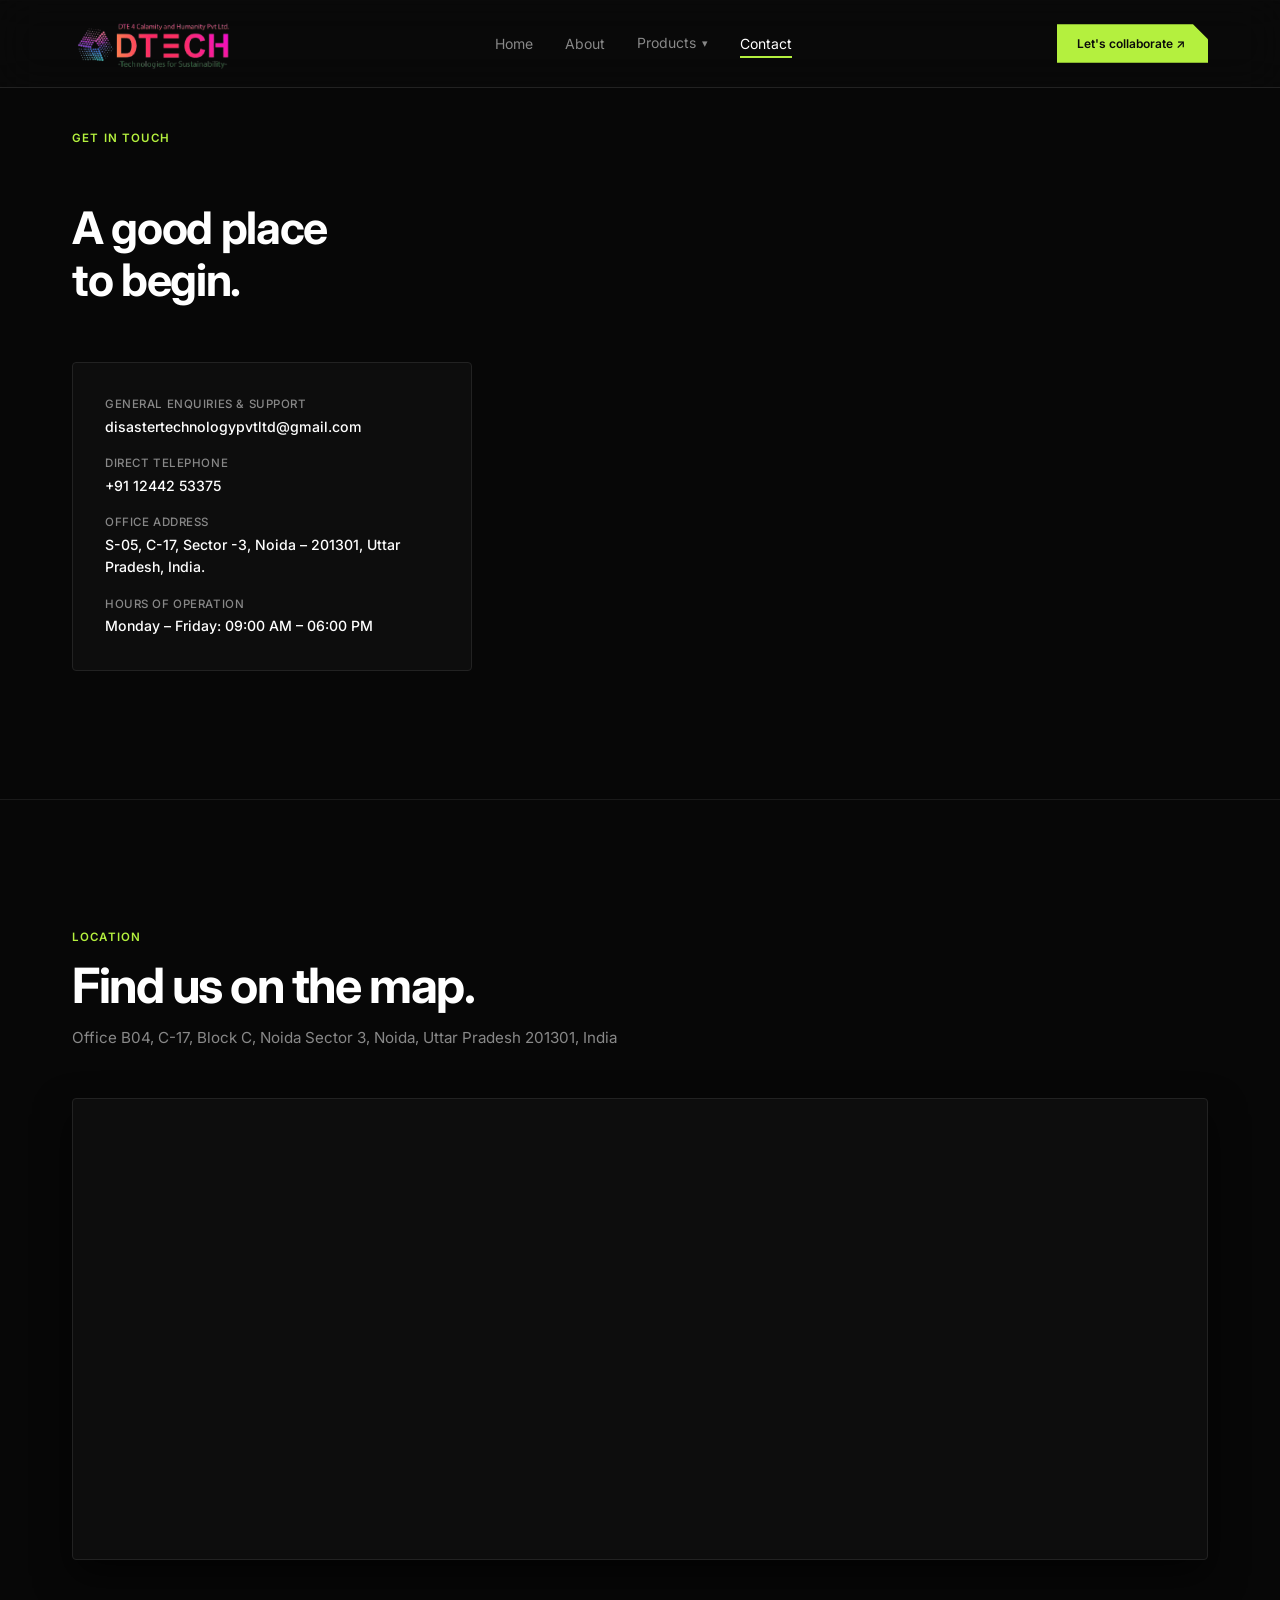
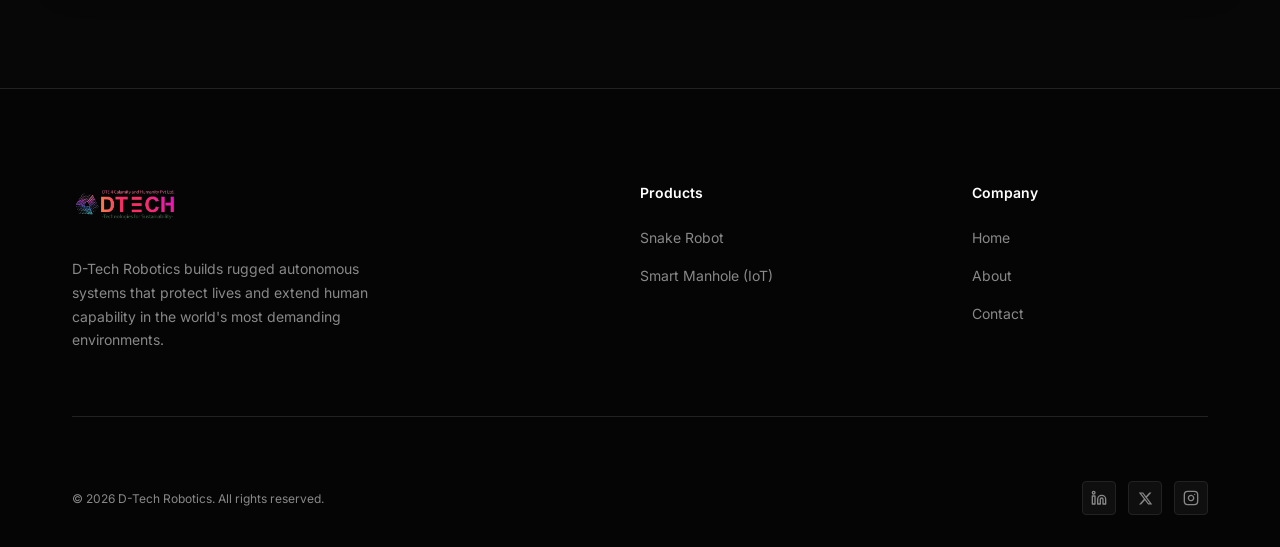
<file: contact.html>
<!DOCTYPE html>
<html lang="en">

<head>
    <meta charset="UTF-8">
    <meta name="viewport" content="width=device-width, initial-scale=1.0">
    <title>Contact D-TECH Robotics | Inquiries, Defense Partnerships &amp; Field Trials</title>

    <!-- SEO & Metadata -->
    <meta name="title" content="Contact D-TECH Robotics | Inquiries, Defense Partnerships &amp; Field Trials">
    <meta name="description"
        content="Get in touch with D-TECH Robotics (DTE 4 Calamity and Humanity Pvt Ltd). Inquire about the COBRA Snake Robot, Smart Manhole IoT deployments, defense and municipal collaborations.">
    <meta name="keywords"
        content="Contact D-TECH Robotics, robotics inquiry India, defense robotics partnership, disaster management procurement, smart city IoT consultation, DTE 4 Calamity contact">
    <meta name="author" content="D-TECH Robotics (DTE 4 Calamity and Humanity Pvt Ltd)">
    <meta name="robots" content="index, follow, max-snippet:-1, max-image-preview:large, max-video-preview:-1">
    <link rel="canonical" href="https://www.d-techglobal.com/contact.html">

    <!-- Open Graph / Social Media -->
    <meta property="og:type" content="website">
    <meta property="og:url" content="https://www.d-techglobal.com/contact.html">
    <meta property="og:site_name" content="D-TECH Robotics">
    <meta property="og:title" content="Contact D-TECH Robotics | Deep-Tech Partnerships &amp; Support">
    <meta property="og:description"
        content="Reach our engineering and mission specialists for research, defense procurement, municipal IoT deployments, or field demonstrations.">
    <meta property="og:image" content="https://www.d-techglobal.com/images/logo.png">
    <meta property="og:image:alt" content="Contact D-TECH Robotics">
    <meta property="og:locale" content="en_US">

    <!-- Twitter Cards -->
    <meta name="twitter:card" content="summary_large_image">
    <meta name="twitter:url" content="https://www.d-techglobal.com/contact.html">
    <meta name="twitter:title" content="Contact D-TECH Robotics | Deep-Tech Partnerships &amp; Support">
    <meta name="twitter:description"
        content="Reach our engineering specialists for defense procurement, municipal IoT deployments, or field demonstrations.">
    <meta name="twitter:image" content="https://www.d-techglobal.com/images/logo.png">

    <!-- Favicon -->
    <link rel="icon" type="image/x-icon" href="images/favicon.ico">
    <!-- Google Fonts -->
    <link rel="preconnect" href="https://fonts.googleapis.com">
    <link rel="preconnect" href="https://fonts.gstatic.com" crossorigin>
    <link href="https://fonts.googleapis.com/css2?family=Inter:wght@300;400;500;600;700;800;900&display=swap"
        rel="stylesheet">
    <!-- Custom Styles -->
    <link rel="stylesheet" href="style.css">

    <!-- JSON-LD Structured Data Schema.org -->
    <script type="application/ld+json">
    {
      "@context": "https://schema.org",
      "@type": "ContactPage",
      "mainEntity": {
        "@type": "LocalBusiness",
        "name": "D-TECH Robotics",
        "legalName": "DTE 4 Calamity and Humanity Pvt Ltd",
        "url": "https://www.d-techglobal.com/",
        "logo": "https://www.d-techglobal.com/images/logo.png",
        "telephone": "+91-1244253375",
        "email": "disastertechnologypvtltd@gmail.com",
        "address": {
          "@type": "PostalAddress",
          "streetAddress": "S-05, C-17, Sector -3",
          "addressLocality": "Noida",
          "postalCode": "201301",
          "addressRegion": "Uttar Pradesh",
          "addressCountry": "IN"
        },
        "openingHoursSpecification": [
          {
            "@type": "OpeningHoursSpecification",
            "dayOfWeek": ["Monday", "Tuesday", "Wednesday", "Thursday", "Friday"],
            "opens": "09:00",
            "closes": "18:00"
          }
        ]
      },
      "breadcrumb": {
        "@type": "BreadcrumbList",
        "itemListElement": [
          {
            "@type": "ListItem",
            "position": 1,
            "name": "Home",
            "item": "https://www.d-techglobal.com/"
          },
          {
            "@type": "ListItem",
            "position": 2,
            "name": "Contact",
            "item": "https://www.d-techglobal.com/contact.html"
          }
        ]
      }
    }
    </script>
</head>

<body class="page-contact">
    <!-- ===================== NAVBAR ===================== -->
    <nav class="navbar">
        <div class="container navbar__inner">
            <a href="index.html" class="navbar__logo">
                <img src="images/logo.png" alt="D-TECH Robotics" class="navbar__logo-img">
            </a>
            <ul class="navbar__links">
                <li><a href="index.html">Home</a></li>
                <li><a href="about.html">About</a></li>
                <li class="navbar__dropdown">
                    <a href="javascript:void(0)" class="navbar__dropdown-toggle" role="button" aria-haspopup="true"
                        aria-expanded="false">
                        Products <span class="dropdown-chevron">▾</span>
                    </a>
                    <div class="dropdown-menu">
                        <div class="dropdown-menu__grid">
                            <!-- Category 1: Robot -->
                            <div class="dropdown-col">
                                <span class="dropdown-category-title"><span class="category-dot"></span>Robot</span>
                                <ul class="dropdown-list">
                                    <li>
                                        <a href="cobra-snake-robot.html" class="dropdown-item">
                                            <span class="dropdown-item__name">Snake Robot</span>
                                            <span class="dropdown-item__tag">Exploration & Inspection</span>
                                        </a>
                                    </li>
                                </ul>
                            </div>
                            <!-- Category 2: IoT -->
                            <div class="dropdown-col">
                                <span class="dropdown-category-title"><span class="category-dot"></span>IoT</span>
                                <ul class="dropdown-list">
                                    <li>
                                        <a href="smart-manhole.html" class="dropdown-item">
                                            <span class="dropdown-item__name">Smart Manhole</span>
                                            <span class="dropdown-item__tag">Subsurface Telemetry</span>
                                        </a>
                                    </li>
                                </ul>
                            </div>
                        </div>
                    </div>
                </li>
                <li><a href="contact.html" class="active">Contact</a></li>
            </ul>
            <a href="contact.html" class="btn btn--primary navbar__cta">Let's collaborate ↗</a>
            <button class="navbar__toggle" aria-label="Toggle menu">
                <span></span><span></span><span></span>
            </button>
        </div>
    </nav>

    <!-- ===================== CONTACT HERO ===================== -->
    <!-- <header class="contact-hero">
        <div class="container">
            <p class="contact-eyebrow">CONTACT &nbsp;/ &nbsp;START SOMETHING MEANINGFUL</p>
            <div class="contact-hero__header">
                <div class="contact-hero__left">
                    <h1 class="contact-hero__title">Big challenges.<br>Better conversations.</h1>
                </div>
                <div class="contact-hero__right">
                    <p class="contact-hero__lead">
                        Have a research idea, a potential application, or a question about our work? We’d like to hear
                        from you.
                    </p>
                    <a href="#enquiry-section" class="contact-hero__sublink">LET’S EXPLORE WHAT’S POSSIBLE. ↗</a>
                </div>
            </div>
        </div>
    </header> -->

    <!-- ===================== SECTION 01: ENQUIRY / FORM ===================== -->
    <section class="contact-section contact-section--border" id="enquiry-section">
        <div class="container">
            <div class="contact-split-grid">
                <!-- Left Column -->
                <div class="contact-info-col">
                    <span class="contact-hero__sublink">GET IN TOUCH</span>
                    <h2 class="contact-info-title">A good place<br>to begin.</h2>

                    <!-- Direct Contact Details Card -->
                    <div class="contact-details-card">


                        <div class="contact-detail-item">
                            <span class="detail-label">General Enquiries &amp; Support</span>
                            <a href="mailto:disastertechnologypvtltd@gmail.com"
                                class="detail-value">disastertechnologypvtltd@gmail.com</a>
                        </div>

                        <div class="contact-detail-item">
                            <span class="detail-label">Direct Telephone</span>
                            <a href="tel:+911244253375" class="detail-value">+91 12442 53375</a>
                        </div>

                        <div class="contact-detail-item">
                            <span class="detail-label">Office Address</span>
                            <span class="detail-value">S-05, C-17, Sector -3, Noida – 201301, Uttar Pradesh,
                                India.</span>
                        </div>

                        <div class="contact-detail-item">
                            <span class="detail-label">Hours of Operation</span>
                            <span class="detail-value">Monday – Friday: 09:00 AM – 06:00 PM</span>
                        </div>
                    </div>
                </div>

                <!-- Right Column: Enquiry Form -->
                <!-- <div class="contact-form-col">
                    <h2 class="contact-form-title">Tell us about your enquiry</h2>
                    <p class="contact-form-subtitle"></p>

                    <form class="contact-form" onsubmit="event.preventDefault();">
                        <div class="form-row form-row--two-col">
                            <div class="form-group">
                                <label for="name" class="form-label">Full name *</label>
                                <input type="text" id="name" name="name" class="form-input" placeholder="Your full name"
                                    required>
                            </div>
                            <div class="form-group">
                                <label for="email" class="form-label">Email address *</label>
                                <input type="email" id="email" name="email" class="form-input"
                                    placeholder="you@organisation.com" required>
                            </div>
                        </div>

                        <div class="form-group">
                            <label for="org" class="form-label">Organisation</label>
                            <input type="text" id="org" name="organisation" class="form-input"
                                placeholder="Company, institution, or independent">
                        </div>

                        <div class="form-group">
                            <label for="topic" class="form-label">I’m interested in *</label>
                            <div class="select-wrapper">
                                <select id="topic" name="topic" class="form-select" required>
                                    <option value="" disabled selected>Select a topic</option>
                                    <option value="research">Research & academic collaboration</option>
                                    <option value="disaster">Disaster response & SAR application</option>
                                    <option value="defence">Defence & security operational context</option>
                                    <option value="technical">Technical architecture discussion</option>
                                    <option value="general">General question / introduction</option>
                                </select>
                            </div>
                        </div>

                        <div class="form-group">
                            <label for="message" class="form-label">Your message *</label>
                            <textarea id="message" name="message" class="form-textarea" rows="5"
                                placeholder="Tell us a little about your idea or enquiry..." required></textarea>
                        </div>



                        <div class="form-footer-row">
                            <button type="submit" class="btn btn--primary contact-submit-btn">Send enquiry ↗</button>

                        </div>

                    </form>
                </div> -->


            </div>
        </div>
    </section>

    <!-- ===================== SECTION 03: LOCATION / MAP ===================== -->
    <section class="contact-section contact-section--border contact-map-section">
        <div class="container">
            <div class="contact-map-header">
                <span class="contact-hero__sublink">LOCATION </span>
                <h2 class="contact-map-title">Find us on the map.</h2>
                <p class="contact-map-subtitle">Office B04, C-17, Block C, Noida Sector 3, Noida, Uttar Pradesh 201301,
                    India</p>
            </div>

            <div class="contact-map-wrapper">
                <iframe
                    src="https://www.google.com/maps/embed?pb=!1m14!1m8!1m3!1d420.8444285400702!2d77.3202434!3d28.5813094!3m2!1i1024!2i768!4f13.1!3m3!1m2!1s0x390ce45a1dedeea1%3A0x3d2024c245ce8ea3!2sOffice%20B04%2C%20C-17%2C%20Block%20C%2C%20Noida%20Sector%203%2C%20Noida%2C%20Uttar%20Pradesh%20201301!5e1!3m2!1sen!2sin!4v1795422011918!5m2!1sen!2sin"
                    width="100%" height="450" style="border:0;" allowfullscreen="" loading="lazy"
                    referrerpolicy="strict-origin-when-cross-origin"></iframe>
            </div>
        </div>
    </section>



    <!-- ===================== FOOTER ===================== -->
    <footer class="footer">
        <div class="container">
            <div class="footer__top">
                <div class="footer__brand">
                    <a href="index.html" class="footer__logo">
                        <img src="images/logo.png" alt="D-TECH Robotics" class="footer__logo-img">
                    </a>
                    <p class="footer__brand-desc">D-Tech Robotics builds rugged autonomous systems that protect lives
                        and extend human capability in the world's most demanding environments.</p>
                </div>
                <div class="footer__col">
                    <h4>Products</h4>
                    <ul>
                        <li><a href="cobra-snake-robot.html">Snake Robot</a></li>
                        <li><a href="smart-manhole.html">Smart Manhole (IoT)</a></li>
                    </ul>
                </div>
                <div class="footer__col">
                    <h4>Company</h4>
                    <ul>
                        <li><a href="index.html">Home</a></li>
                        <li><a href="about.html">About</a></li>
                        <li><a href="contact.html">Contact</a></li>
                    </ul>
                </div>
            </div>

            <div class="footer__bottom">
                <p>&copy; 2026 D-Tech Robotics. All rights reserved.</p>
                <div class="footer__socials">
                    <a href="https://www.linkedin.com/in/dte4-dtech-895834318/" target="_blank"
                        rel="noopener noreferrer" class="footer__social-link" aria-label="LinkedIn" title="LinkedIn">
                        <svg width="16" height="16" viewBox="0 0 24 24" fill="none" stroke="currentColor"
                            stroke-width="2" stroke-linecap="round" stroke-linejoin="round">
                            <path d="M16 8a6 6 0 0 1 6 6v7h-4v-7a2 2 0 0 0-2-2 2 2 0 0 0-2 2v7h-4v-7a6 6 0 0 1 6-6z">
                            </path>
                            <rect x="2" y="9" width="4" height="12"></rect>
                            <circle cx="4" cy="4" r="2"></circle>
                        </svg>
                    </a>
                    <a href="https://x.com/Dtech_official" target="_blank" rel="noopener noreferrer"
                        class="footer__social-link" aria-label="X (Twitter)" title="X (Twitter)">
                        <svg width="15" height="15" viewBox="0 0 24 24" fill="currentColor">
                            <path
                                d="M18.244 2.25h3.308l-7.227 8.26 8.502 11.24H16.17l-5.214-6.817L4.99 21.75H1.68l7.73-8.835L1.254 2.25H8.08l4.713 6.231zm-1.161 17.52h1.833L7.084 4.126H5.117z" />
                        </svg>
                    </a>

                    <!-- <a href="https://youtube.com" target="_blank" rel="noopener noreferrer" class="footer__social-link"
                        aria-label="YouTube" title="YouTube">
                        <svg width="17" height="17" viewBox="0 0 24 24" fill="none" stroke="currentColor"
                            stroke-width="2" stroke-linecap="round" stroke-linejoin="round">
                            <path
                                d="M22.54 6.42a2.78 2.78 0 0 0-1.94-2C18.88 4 12 4 12 4s-6.88 0-8.6.46a2.78 2.78 0 0 0-1.94 2A29 29 0 0 0 1 11.75a29 29 0 0 0 .46 5.33A2.78 2.78 0 0 0 3.4 19c1.72.46 8.6.46 8.6.46s6.88 0 8.6-.46a2.78 2.78 0 0 0 1.94-2 29 29 0 0 0 .46-5.25 29 29 0 0 0-.46-5.33z">
                            </path>
                            <polygon points="9.75 15.02 15.5 11.75 9.75 8.48 9.75 15.02"></polygon>
                        </svg>
                    </a> -->

                    <a href="https://www.instagram.com/disastertechnologypvtltd/" target="_blank"
                        rel="noopener noreferrer" class="footer__social-link" aria-label="Instagram" title="Instagram">
                        <svg width="16" height="16" viewBox="0 0 24 24" fill="none" stroke="currentColor"
                            stroke-width="2" stroke-linecap="round" stroke-linejoin="round">
                            <rect x="2" y="2" width="20" height="20" rx="5" ry="5"></rect>
                            <path d="M16 11.37A4 4 0 1 1 12.63 8 4 4 0 0 1 16 11.37z"></path>
                            <line x1="17.5" y1="6.5" x2="17.51" y2="6.5"></line>
                        </svg>
                    </a>
                </div>
            </div>
        </div>
    </footer>


    <script src="main.js"></script>
</body>

</html>
</file>
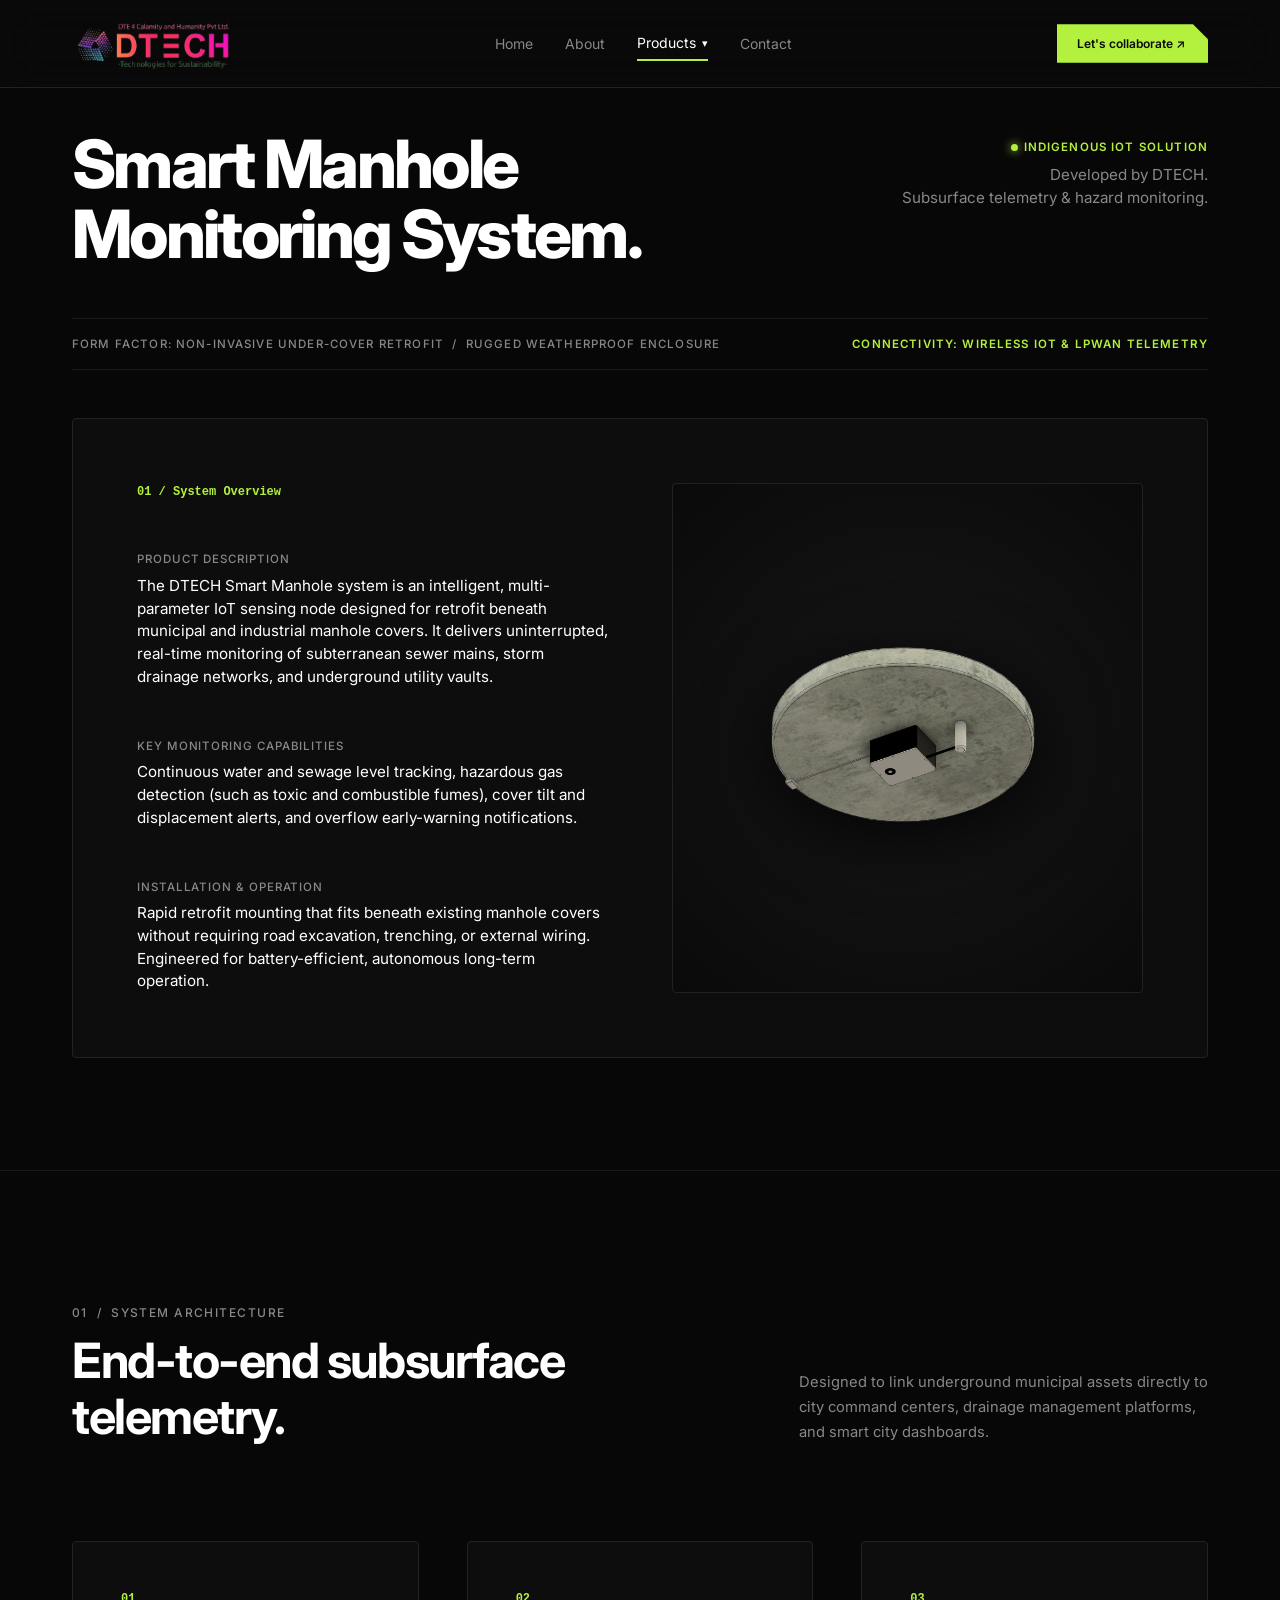
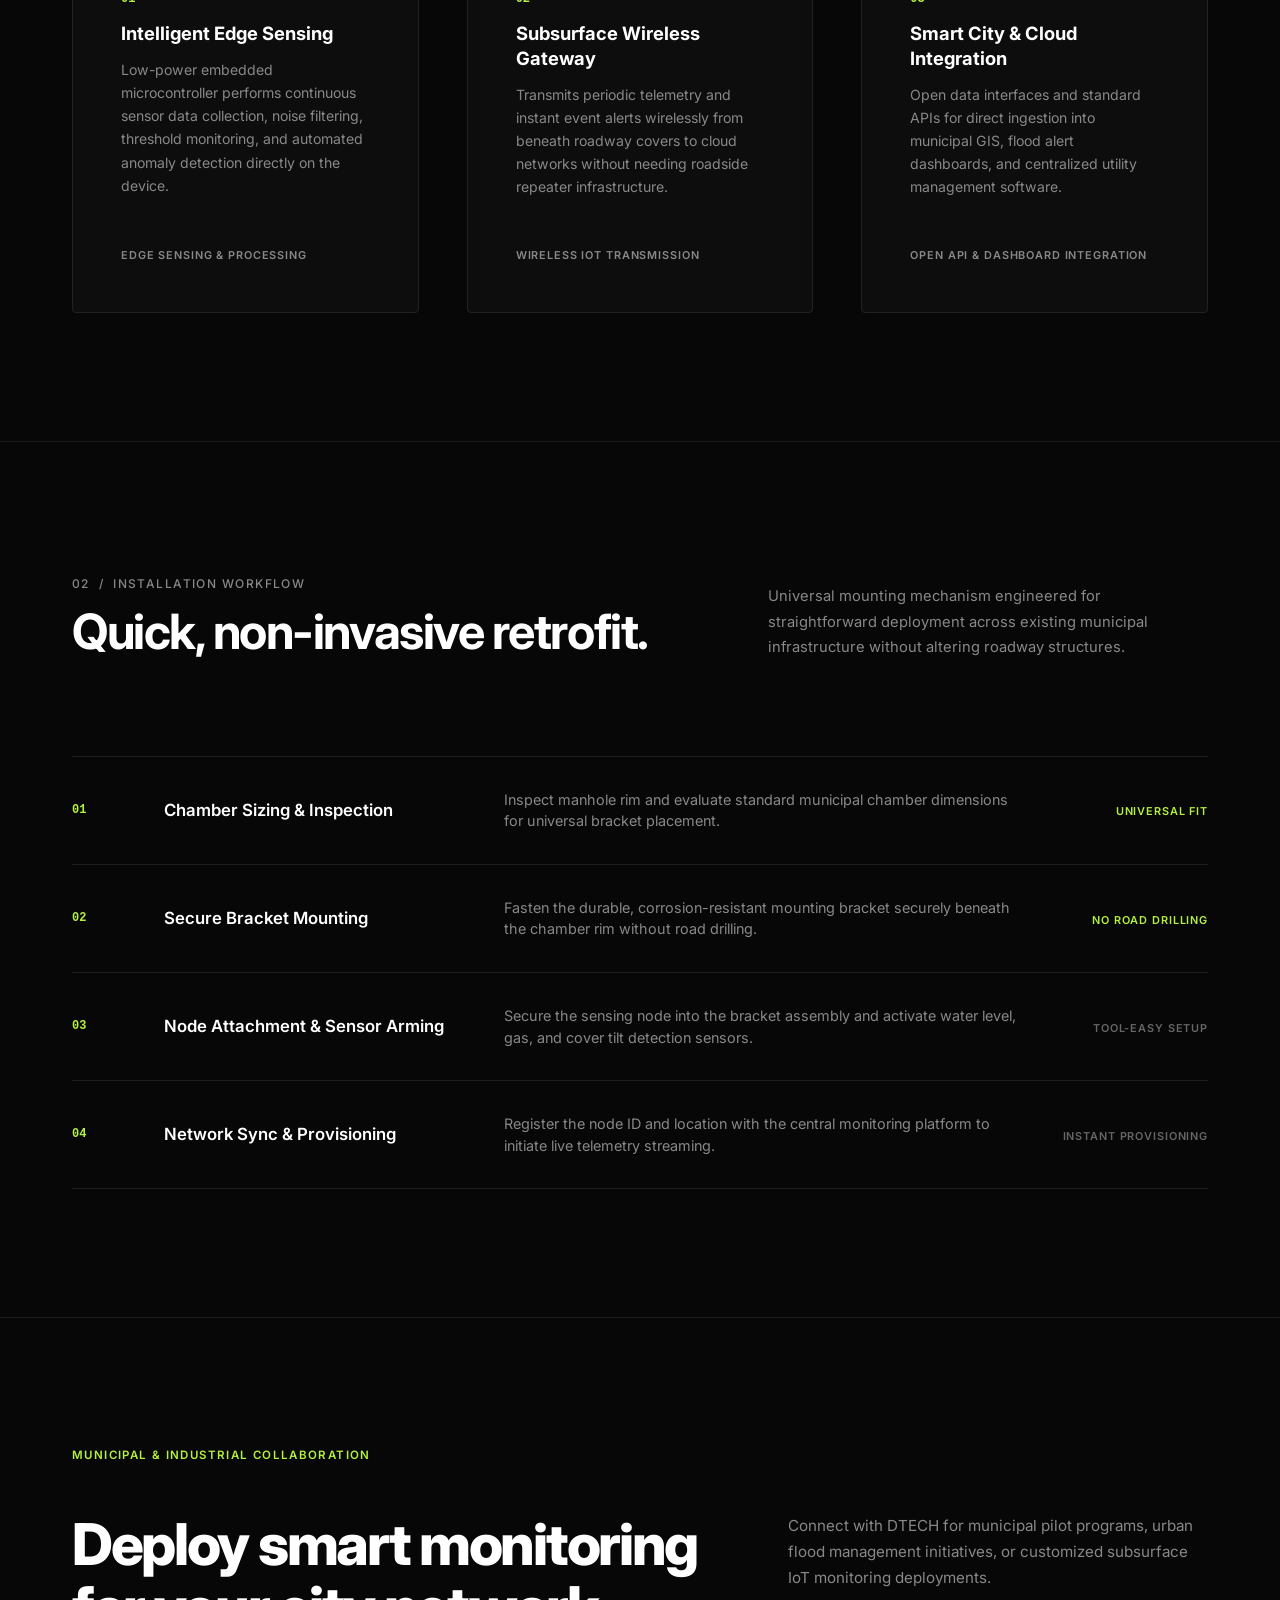
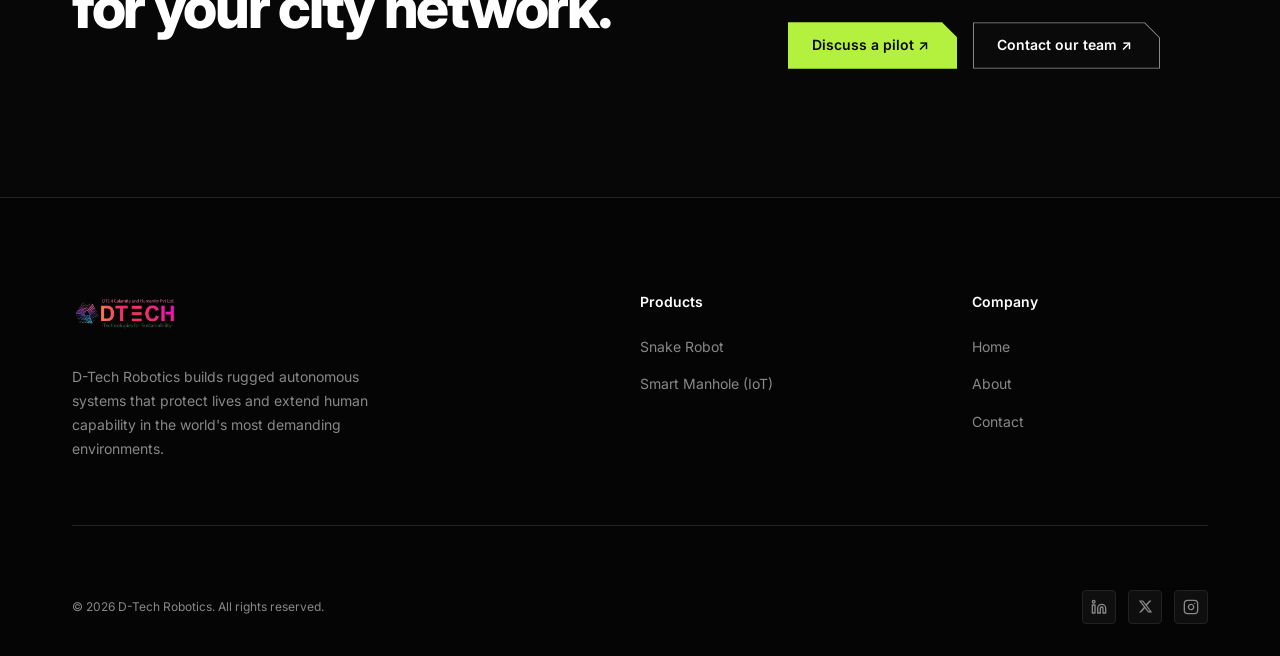
<file: smart-manhole.html>
<!DOCTYPE html>
<html lang="en">

<head>
    <meta charset="UTF-8">
    <meta name="viewport" content="width=device-width, initial-scale=1.0">
    <title>Smart Manhole System | Subsurface IoT Telemetry &amp; Urban Hazard Early Warning</title>

    <!-- SEO & Metadata -->
    <meta name="title" content="Smart Manhole System | Subsurface IoT Telemetry &amp; Urban Hazard Early Warning">
    <meta name="description"
        content="D-TECH Smart Manhole System: Autonomous subsurface IoT monitoring node detecting toxic gases (H2S, CH4, CO), sewer overflow, water rise, and cover tampering in real time.">
    <meta name="keywords"
        content="smart manhole, smart manhole IoT, subsurface telemetry, sewer gas detection, H2S sensor, methane detection, sewer overflow alert, smart cities India, urban flood monitoring, manhole cover theft detection">
    <meta name="author" content="D-TECH Robotics (DTE 4 Calamity and Humanity Pvt Ltd)">
    <meta name="robots" content="index, follow, max-snippet:-1, max-image-preview:large, max-video-preview:-1">
    <link rel="canonical" href="https://www.d-techglobal.com/smart-manhole.html">

    <!-- Open Graph / Social Media -->
    <meta property="og:type" content="product">
    <meta property="og:url" content="https://www.d-techglobal.com/smart-manhole.html">
    <meta property="og:site_name" content="D-TECH Robotics">
    <meta property="og:title" content="Smart Manhole IoT Monitoring System | D-TECH Robotics">
    <meta property="og:description"
        content="Autonomous subsurface IoT node providing real-time toxic gas telemetry, flood/overflow detection, and cover tampering alerts for municipal grids.">
    <meta property="og:image" content="https://www.d-techglobal.com/images/logo.png">
    <meta property="og:image:alt" content="Smart Manhole IoT System">
    <meta property="og:locale" content="en_US">

    <!-- Twitter Cards -->
    <meta name="twitter:card" content="summary_large_image">
    <meta name="twitter:url" content="https://www.d-techglobal.com/smart-manhole.html">
    <meta name="twitter:title" content="Smart Manhole IoT Monitoring System | D-TECH Robotics">
    <meta name="twitter:description"
        content="Real-time toxic sewer gas monitoring, flood alerts, and anti-tamper IoT telemetry for smart city subterranean utilities.">
    <meta name="twitter:image" content="https://www.d-techglobal.com/images/logo.png">

    <!-- Favicon -->
    <link rel="icon" type="image/x-icon" href="images/favicon.ico">
    <!-- Google Fonts -->
    <link rel="preconnect" href="https://fonts.googleapis.com">
    <link rel="preconnect" href="https://fonts.gstatic.com" crossorigin>
    <link href="https://fonts.googleapis.com/css2?family=Inter:wght@300;400;500;600;700;800;900&display=swap"
        rel="stylesheet">
    <!-- Custom Styles -->
    <link rel="stylesheet" href="style.css">

    <!-- JSON-LD Structured Data Schema.org -->
    <script type="application/ld+json">
    {
      "@context": "https://schema.org",
      "@type": "Product",
      "name": "Smart Manhole Subsurface IoT Monitoring System",
      "image": "https://www.d-techglobal.com/images/logo.png",
      "description": "Autonomous subsurface IoT telemetry system with real-time toxic gas monitoring (H2S, CH4, CO), water rise/overflow sensing, and cover tampering alerts.",
      "brand": {
        "@type": "Brand",
        "name": "D-TECH Robotics"
      },
      "manufacturer": {
        "@type": "Organization",
        "name": "DTE 4 Calamity and Humanity Pvt Ltd",
        "url": "https://www.d-techglobal.com/"
      },
      "category": "Smart Cities > Subsurface IoT Telemetry",
      "offers": {
        "@type": "AggregateOffer",
        "priceCurrency": "INR",
        "availability": "https://schema.org/InStock"
      },
      "breadcrumb": {
        "@type": "BreadcrumbList",
        "itemListElement": [
          {
            "@type": "ListItem",
            "position": 1,
            "name": "Home",
            "item": "https://www.d-techglobal.com/"
          },
          {
            "@type": "ListItem",
            "position": 2,
            "name": "Products",
            "item": "https://www.d-techglobal.com/#products"
          },
          {
            "@type": "ListItem",
            "position": 3,
            "name": "Smart Manhole",
            "item": "https://www.d-techglobal.com/smart-manhole.html"
          }
        ]
      }
    }
    </script>
</head>

<body class="page-manhole">
    <!-- ===================== NAVBAR ===================== -->
    <nav class="navbar">
        <div class="container navbar__inner">
            <a href="index.html" class="navbar__logo">
                <img src="images/logo.png" alt="D-TECH Robotics" class="navbar__logo-img">
            </a>
            <ul class="navbar__links">
                <li><a href="index.html">Home</a></li>
                <li><a href="about.html">About</a></li>
                <li class="navbar__dropdown active">
                    <a href="javascript:void(0)" class="navbar__dropdown-toggle" role="button" aria-haspopup="true"
                        aria-expanded="false">
                        Products <span class="dropdown-chevron">▾</span>
                    </a>
                    <div class="dropdown-menu">
                        <div class="dropdown-menu__grid">
                            <!-- Category 1: Robot -->
                            <div class="dropdown-col">
                                <span class="dropdown-category-title"><span class="category-dot"></span>Robot</span>
                                <ul class="dropdown-list">
                                    <li>
                                        <a href="cobra-snake-robot.html" class="dropdown-item">
                                            <span class="dropdown-item__name">Snake Robot</span>
                                            <span class="dropdown-item__tag">Exploration &amp; Inspection</span>
                                        </a>
                                    </li>
                                </ul>
                            </div>
                            <!-- Category 2: IoT -->
                            <div class="dropdown-col">
                                <span class="dropdown-category-title"><span class="category-dot"></span>IoT</span>
                                <ul class="dropdown-list">
                                    <li>
                                        <a href="smart-manhole.html" class="dropdown-item active">
                                            <span class="dropdown-item__name">Smart Manhole</span>
                                            <span class="dropdown-item__tag">Subsurface Telemetry</span>
                                        </a>
                                    </li>
                                </ul>
                            </div>
                        </div>
                    </div>
                </li>
                <li><a href="contact.html">Contact</a></li>
            </ul>
            <a href="contact.html" class="btn btn--primary navbar__cta">Let's collaborate ↗</a>
            <button class="navbar__toggle" aria-label="Toggle menu">
                <span></span><span></span><span></span>
            </button>
        </div>
    </nav>

    <!-- ===================== HERO SECTION ===================== -->
    <header class="manhole-hero">
        <div class="container">
            <div class="manhole-hero__top">
                <div class="manhole-hero__heading-box">
                    <h1 class="manhole-hero__title">Smart Manhole<br>Monitoring System.</h1>
                </div>
                <div class="manhole-hero__status-box">
                    <span class="status-live-indicator"><span class="live-dot"></span>INDIGENOUS IOT SOLUTION</span>
                    <p class="manhole-status-text">Developed by DTECH.<br>Subsurface telemetry &amp; hazard monitoring.
                    </p>
                </div>
            </div>

            <div class="manhole-hero__meta">
                <span class="manhole-meta-left">FORM FACTOR: NON-INVASIVE UNDER-COVER RETROFIT &nbsp;/ &nbsp;RUGGED
                    WEATHERPROOF ENCLOSURE</span>
                <span class="manhole-meta-right">CONNECTIVITY: WIRELESS IOT &amp; LPWAN TELEMETRY</span>
            </div>

            <!-- Overview Card -->
            <div class="manhole-overview-card">
                <div class="manhole-overview-card__info">
                    <span class="manhole-card-label">01 / System Overview</span>

                    <div class="manhole-info-block">
                        <span class="manhole-info-label">Product Description</span>
                        <p class="manhole-info-val">
                            The DTECH Smart Manhole system is an intelligent, multi-parameter IoT sensing node designed
                            for
                            retrofit beneath municipal and industrial manhole covers. It delivers uninterrupted,
                            real-time
                            monitoring of subterranean sewer mains, storm drainage networks, and underground utility
                            vaults.
                        </p>
                    </div>

                    <div class="manhole-info-block">
                        <span class="manhole-info-label">Key Monitoring Capabilities</span>
                        <p class="manhole-info-val">
                            Continuous water and sewage level tracking, hazardous gas detection (such as toxic and
                            combustible
                            fumes), cover tilt and displacement alerts, and overflow early-warning notifications.
                        </p>
                    </div>

                    <div class="manhole-info-block">
                        <span class="manhole-info-label">Installation &amp; Operation</span>
                        <p class="manhole-info-val">
                            Rapid retrofit mounting that fits beneath existing manhole covers without requiring road
                            excavation,
                            trenching, or external wiring. Engineered for battery-efficient, autonomous long-term
                            operation.
                        </p>
                    </div>
                </div>

                <!-- Technical Drawing Frame -->
                <div class="manhole-overview-card__visual">
                    <div class="manhole-blank-visual">
                        <img src="images/manhole.png" alt="D-TECH Smart Manhole System" class="manhole-visual-img">
                    </div>
                </div>
            </div>
        </div>
    </header>

    <!-- ===================== SECTION 01: SYSTEM ARCHITECTURE ===================== -->
    <section class="manhole-section manhole-section--border">
        <div class="container">
            <div class="manhole-section-header">
                <div class="manhole-section-header__left">
                    <span class="section-tag">01 &nbsp;/ &nbsp;SYSTEM ARCHITECTURE</span>
                    <h2 class="manhole-section-title">End-to-end subsurface telemetry.</h2>
                </div>
                <div class="manhole-section-header__right">
                    <p class="manhole-section-subtext">
                        Designed to link underground municipal assets directly to city command centers, drainage
                        management platforms, and smart city dashboards.
                    </p>
                </div>
            </div>

            <div class="manhole-usecases-grid">
                <div class="usecase-card">
                    <span class="usecase-num">01</span>
                    <h3 class="usecase-title">Intelligent Edge Sensing</h3>
                    <p class="usecase-desc">Low-power embedded microcontroller performs continuous sensor data
                        collection,
                        noise filtering, threshold monitoring, and automated anomaly detection directly on the device.
                    </p>
                    <div class="usecase-tag">EDGE SENSING &amp; PROCESSING</div>
                </div>

                <div class="usecase-card">
                    <span class="usecase-num">02</span>
                    <h3 class="usecase-title">Subsurface Wireless Gateway</h3>
                    <p class="usecase-desc">Transmits periodic telemetry and instant event alerts wirelessly from
                        beneath
                        roadway covers to cloud networks without needing roadside repeater infrastructure.</p>
                    <div class="usecase-tag">WIRELESS IOT TRANSMISSION</div>
                </div>

                <div class="usecase-card">
                    <span class="usecase-num">03</span>
                    <h3 class="usecase-title">Smart City &amp; Cloud Integration</h3>
                    <p class="usecase-desc">Open data interfaces and standard APIs for direct ingestion into municipal
                        GIS,
                        flood alert dashboards, and centralized utility management software.</p>
                    <div class="usecase-tag">OPEN API &amp; DASHBOARD INTEGRATION</div>
                </div>
            </div>
        </div>
    </section>

    <!-- ===================== SECTION 02: RETROFIT & INSTALLATION ===================== -->
    <section class="manhole-section manhole-section--border">
        <div class="container">
            <div class="manhole-section-header">
                <div class="manhole-section-header__left">
                    <span class="section-tag">02 &nbsp;/ &nbsp;INSTALLATION WORKFLOW</span>
                    <h2 class="manhole-section-title">Quick, non-invasive retrofit.</h2>
                </div>
                <div class="manhole-section-header__right">
                    <p class="manhole-section-subtext">
                        Universal mounting mechanism engineered for straightforward deployment across existing municipal
                        infrastructure without altering roadway structures.
                    </p>
                </div>
            </div>

            <div class="robots-path-table">
                <!-- Step 1 -->
                <div class="robots-path-row">
                    <div class="robots-path-col robots-path-col--num">01</div>
                    <div class="robots-path-col robots-path-col--title">Chamber Sizing &amp; Inspection</div>
                    <div class="robots-path-col robots-path-col--desc">Inspect manhole rim and evaluate standard
                        municipal chamber dimensions for universal bracket placement.</div>
                    <div class="robots-path-col robots-path-col--status">
                        <span class="status-pill status-pill--active">UNIVERSAL FIT</span>
                    </div>
                </div>

                <!-- Step 2 -->
                <div class="robots-path-row">
                    <div class="robots-path-col robots-path-col--num">02</div>
                    <div class="robots-path-col robots-path-col--title">Secure Bracket Mounting</div>
                    <div class="robots-path-col robots-path-col--desc">Fasten the durable, corrosion-resistant mounting
                        bracket securely beneath the chamber rim without road drilling.</div>
                    <div class="robots-path-col robots-path-col--status">
                        <span class="status-pill status-pill--active">NO ROAD DRILLING</span>
                    </div>
                </div>

                <!-- Step 3 -->
                <div class="robots-path-row">
                    <div class="robots-path-col robots-path-col--num">03</div>
                    <div class="robots-path-col robots-path-col--title">Node Attachment &amp; Sensor Arming</div>
                    <div class="robots-path-col robots-path-col--desc">Secure the sensing node into the bracket assembly
                        and activate water level, gas, and cover tilt detection sensors.</div>
                    <div class="robots-path-col robots-path-col--status">
                        <span class="status-pill">TOOL-EASY SETUP</span>
                    </div>
                </div>

                <!-- Step 4 -->
                <div class="robots-path-row">
                    <div class="robots-path-col robots-path-col--num">04</div>
                    <div class="robots-path-col robots-path-col--title">Network Sync &amp; Provisioning</div>
                    <div class="robots-path-col robots-path-col--desc">Register the node ID and location with the
                        central monitoring platform to initiate live telemetry streaming.</div>
                    <div class="robots-path-col robots-path-col--status">
                        <span class="status-pill">INSTANT PROVISIONING</span>
                    </div>
                </div>
            </div>
        </div>
    </section>

    <!-- ===================== CTA SECTION ===================== -->
    <section class="about-cta-section about-section--border">
        <div class="container">
            <p class="about-cta-eyebrow">MUNICIPAL &amp; INDUSTRIAL COLLABORATION</p>
            <div class="about-cta-row">
                <div class="about-cta-row__left">
                    <h2 class="about-cta-heading">
                        Deploy smart monitoring<br>for your city network.
                    </h2>
                </div>
                <div class="about-cta-row__right">
                    <p class="about-cta-text">
                        Connect with DTECH for municipal pilot programs, urban flood management initiatives, or
                        customized subsurface IoT monitoring deployments.
                    </p>
                    <div style="display: flex; gap: var(--space-md); flex-wrap: wrap;">
                        <a href="contact.html" class="btn btn--primary about-cta-btn">Discuss a pilot ↗</a>
                        <a href="contact.html" class="btn btn--outline about-cta-btn">Contact our team ↗</a>
                    </div>
                </div>
            </div>
        </div>
    </section>

    <!-- ===================== FOOTER ===================== -->
    <footer class="footer">
        <div class="container">
            <div class="footer__top">
                <div class="footer__brand">
                    <a href="index.html" class="footer__logo">
                        <img src="images/logo.png" alt="D-TECH Robotics" class="footer__logo-img">
                    </a>
                    <p class="footer__brand-desc">D-Tech Robotics builds rugged autonomous systems that protect lives
                        and extend human capability in the world's most demanding environments.</p>
                </div>
                <div class="footer__col">
                    <h4>Products</h4>
                    <ul>
                        <li><a href="cobra-snake-robot.html">Snake Robot</a></li>
                        <li><a href="smart-manhole.html">Smart Manhole (IoT)</a></li>
                    </ul>
                </div>
                <div class="footer__col">
                    <h4>Company</h4>
                    <ul>
                        <li><a href="index.html">Home</a></li>
                        <li><a href="about.html">About</a></li>
                        <li><a href="contact.html">Contact</a></li>
                    </ul>
                </div>
            </div>

            <div class="footer__bottom">
                <p>&copy; 2026 D-Tech Robotics. All rights reserved.</p>
                <div class="footer__socials">
                    <a href="https://www.linkedin.com/in/dte4-dtech-895834318/" target="_blank"
                        rel="noopener noreferrer" class="footer__social-link" aria-label="LinkedIn" title="LinkedIn">
                        <svg width="16" height="16" viewBox="0 0 24 24" fill="none" stroke="currentColor"
                            stroke-width="2" stroke-linecap="round" stroke-linejoin="round">
                            <path d="M16 8a6 6 0 0 1 6 6v7h-4v-7a2 2 0 0 0-2-2 2 2 0 0 0-2 2v7h-4v-7a6 6 0 0 1 6-6z">
                            </path>
                            <rect x="2" y="9" width="4" height="12"></rect>
                            <circle cx="4" cy="4" r="2"></circle>
                        </svg>
                    </a>
                    <a href="https://x.com/Dtech_official" target="_blank" rel="noopener noreferrer"
                        class="footer__social-link" aria-label="X (Twitter)" title="X (Twitter)">
                        <svg width="15" height="15" viewBox="0 0 24 24" fill="currentColor">
                            <path
                                d="M18.244 2.25h3.308l-7.227 8.26 8.502 11.24H16.17l-5.214-6.817L4.99 21.75H1.68l7.73-8.835L1.254 2.25H8.08l4.713 6.231zm-1.161 17.52h1.833L7.084 4.126H5.117z" />
                        </svg>
                    </a>
                    <!-- <a href="https://youtube.com" target="_blank" rel="noopener noreferrer" class="footer__social-link"
                        aria-label="YouTube" title="YouTube">
                        <svg width="17" height="17" viewBox="0 0 24 24" fill="none" stroke="currentColor"
                            stroke-width="2" stroke-linecap="round" stroke-linejoin="round">
                            <path
                                d="M22.54 6.42a2.78 2.78 0 0 0-1.94-2C18.88 4 12 4 12 4s-6.88 0-8.6.46a2.78 2.78 0 0 0-1.94 2A29 29 0 0 0 1 11.75a29 29 0 0 0 .46 5.33A2.78 2.78 0 0 0 3.4 19c1.72.46 8.6.46 8.6.46s6.88 0 8.6-.46a2.78 2.78 0 0 0 1.94-2 29 29 0 0 0 .46-5.25 29 29 0 0 0-.46-5.33z">
                            </path>
                            <polygon points="9.75 15.02 15.5 11.75 9.75 8.48 9.75 15.02"></polygon>
                        </svg>
                    </a> -->
                    <a href="https://www.instagram.com/disastertechnologypvtltd/" target="_blank"
                        rel="noopener noreferrer" class="footer__social-link" aria-label="Instagram" title="Instagram">
                        <svg width="16" height="16" viewBox="0 0 24 24" fill="none" stroke="currentColor"
                            stroke-width="2" stroke-linecap="round" stroke-linejoin="round">
                            <rect x="2" y="2" width="20" height="20" rx="5" ry="5"></rect>
                            <path d="M16 11.37A4 4 0 1 1 12.63 8 4 4 0 0 1 16 11.37z"></path>
                            <line x1="17.5" y1="6.5" x2="17.51" y2="6.5"></line>
                        </svg>
                    </a>
                </div>
            </div>
        </div>
    </footer>

    <script src="main.js"></script>
</body>

</html>
</file>
<file: style.css>
/* ============================================================
   D-TECH — STYLE SHEET
   Table of Contents:
   1. CSS Variables & Reset
   2. Typography
   3. Layout & Utilities
   4. Buttons & Links
   5. Navbar
   6. Hero Section
   7. Mission Section
   8. Purpose Section
   9. Systems Section
   10. Journey Section
   11. CTA Section
   12. Footer
   13. Animations
   14. Responsive / Media Queries
   
   ============================================================ */

/* ============================================================
   1. CSS VARIABLES & RESET
   ============================================================ */
:root {
    /* Colors */
    --color-bg-dark: #0a0a0a;
    --color-bg-darker: #050505;
    --color-bg-card: #111111;
    --color-bg-card-hover: #1a1a1a;
    --color-bg-light: #f5f5f0;
    --color-bg-white: #ffffff;
    --color-primary: #b4f03e;
    --color-primary-hover: #c5f55e;
    --color-primary-dark: #8bc02a;
    --color-text-white: #ffffff;
    --color-text-light: #cccccc;
    --color-text-muted: #888888;
    --color-text-dark: #1a1a1a;
    --color-text-dark-muted: #555555;
    --color-border-dark: #222222;
    --color-border-light: #e0e0e0;

    /* Typography */
    --font-family: 'Inter', -apple-system, BlinkMacSystemFont, 'Segoe UI', sans-serif;
    --font-size-xs: 0.75rem;
    --font-size-sm: 0.875rem;
    --font-size-base: 1rem;
    --font-size-md: 1.125rem;
    --font-size-lg: 1.25rem;
    --font-size-xl: 1.5rem;
    --font-size-2xl: 2rem;
    --font-size-3xl: 2.5rem;
    --font-size-4xl: 3.25rem;
    --font-size-5xl: 4rem;

    /* Spacing */
    --space-xs: 0.5rem;
    --space-sm: 0.75rem;
    --space-md: 1rem;
    --space-lg: 1.5rem;
    --space-xl: 2rem;
    --space-2xl: 3rem;
    --space-3xl: 4rem;
    --space-4xl: 6rem;
    --space-5xl: 8rem;

    /* Borders & Radius */
    --radius-sm: 4px;
    --radius-md: 8px;
    --radius-lg: 12px;
    --radius-full: 100px;

    /* Transitions */
    --transition-fast: 0.2s ease;
    --transition-base: 0.3s ease;
}

*,
*::before,
*::after {
    margin: 0;
    padding: 0;
    box-sizing: border-box;
}

html {
    scroll-behavior: smooth;
    font-size: 16px;
    overflow-x: hidden;
    width: 100%;
}

body {
    font-family: var(--font-family);
    background-color: var(--color-bg-dark);
    color: var(--color-text-white);
    line-height: 1.6;
    -webkit-font-smoothing: antialiased;
    -moz-osx-font-smoothing: grayscale;
    overflow-x: hidden;
    width: 100%;
    position: relative;
}

h1,
h2,
h3,
h4,
.hero__title,
.section-title {
    overflow-wrap: break-word;
    word-break: break-word;
}

img {
    max-width: 100%;
    height: auto;
    display: block;
}

a {
    text-decoration: none;
    color: inherit;
}

ul {
    list-style: none;
}


/* ============================================================
   2. TYPOGRAPHY
   ============================================================ */
h1,
h2,
h3,
h4,
h5,
h6 {
    line-height: 1.15;
    font-weight: 700;
}

.section-title {
    font-size: var(--font-size-4xl);
    font-weight: 700;
    letter-spacing: -0.03em;
    line-height: 1.1;
    color: var(--color-text-dark);
}

.section-title--white {
    color: var(--color-text-white);
}

.section-title--large {
    font-size: var(--font-size-5xl);
}

.mr-50 {
    margin-right: 50px;
}

/* ============================================================
   3. LAYOUT & UTILITIES
   ============================================================ */
.container {
    max-width: 1200px;
    margin: 0 auto;
    padding: 0 var(--space-xl);
}


/* ============================================================
   4. BUTTONS & LINKS
   ============================================================ */
.btn {
    display: inline-flex;
    align-items: center;
    justify-content: center;
    gap: var(--space-xs);
    padding: 0.75rem 1.75rem 0.75rem 1.5rem;
    font-size: var(--font-size-sm);
    font-weight: 600;
    border-radius: 0;
    border: none;
    cursor: pointer;
    transition: all var(--transition-fast);
    font-family: var(--font-family);
    white-space: nowrap;
    position: relative;
    clip-path: polygon(0 0, calc(100% - 15px) 0, 100% 15px, 100% 100%, 0 100%);
}

.btn--primary {
    background-color: var(--color-primary);
    color: var(--color-bg-dark);
}

.btn--primary:hover {
    background-color: var(--color-primary-hover);
    transform: translateY(-2px);
}

.btn--outline {
    background: transparent;
    color: var(--color-text-white);
    position: relative;
    border: none;
    z-index: 1;
}

.btn--outline::before {
    content: '';
    position: absolute;
    inset: 0;

    background: var(--color-text-muted);
    clip-path: polygon(0 0, calc(100% - 15px) 0, 100% 15px, 100% 100%, 0 100%);
    z-index: -2;
    transition: background var(--transition-fast);
}

.btn--outline::after {
    content: '';
    position: absolute;
    inset: 1px;
    background: var(--color-bg-dark);
    clip-path: polygon(0 0, calc(100% - 14.5px) 0, 100% 14.5px, 100% 100%, 0 100%);
    z-index: -1;
    transition: background var(--transition-fast);
}

.btn--outline:hover {
    color: var(--color-text-dark);
    transform: translateY(-2px);
}

.btn--outline:hover::before {
    background: var(--color-text-white);
}

.btn--outline:hover::after {
    background: rgba(255, 255, 255, 0.08);
}

.link-arrow {
    font-size: var(--font-size-sm);
    font-weight: 600;
    transition: color var(--transition-fast);
}

.link-arrow--green {
    color: var(--color-primary);
}

.link-arrow--green:hover {
    color: var(--color-primary-hover);
}


/* ============================================================
   5. NAVBAR
   ============================================================ */
.navbar {
    position: fixed;
    top: 0;
    left: 0;
    right: 0;
    z-index: 1000;
    background: rgba(10, 10, 10, 0.85);
    backdrop-filter: blur(20px);
    -webkit-backdrop-filter: blur(20px);
    border-bottom: 1px solid var(--color-border-dark);
    padding: var(--space-md) 0;
}

.navbar__inner {
    display: flex;
    align-items: center;
    justify-content: space-between;
}

.navbar__logo {
    display: inline-flex;
    align-items: center;
    text-decoration: none;
}

.navbar__logo-img {
    height: 55px;
    width: auto;
    display: block;
    object-fit: contain;
    transition: opacity var(--transition-fast);
}

.navbar__logo:hover .navbar__logo-img {
    opacity: 0.85;
}

.footer__logo {
    display: inline-block;
    text-decoration: none;
    margin-bottom: var(--space-sm);
}

.footer__logo-img {
    height: 36px;
    width: auto;
    display: block;
    object-fit: contain;
    transition: opacity var(--transition-fast);
}

.footer__logo:hover .footer__logo-img {
    opacity: 0.85;
}

.navbar__links {
    display: flex;
    gap: var(--space-xl);
    align-items: center;
}

.navbar__links a {
    font-size: var(--font-size-sm);
    color: var(--color-text-muted);
    transition: color var(--transition-fast);
    font-weight: 400;
}

.navbar__links a.active,
.navbar__dropdown.active .navbar__dropdown-toggle {
    color: var(--color-text-white);
    position: relative;
}

.navbar__links a.active::after,
.navbar__dropdown.active .navbar__dropdown-toggle::after {
    content: '';
    position: absolute;
    bottom: -6px;
    left: 0;
    width: 100%;
    height: 2px;
    background: var(--color-primary);
}

.navbar__links a:hover {
    color: var(--color-text-white);
}

/* ============================================================
   NAVBAR DROPDOWN
   ============================================================ */
.navbar__dropdown {
    position: relative;
    display: inline-flex;
    align-items: center;
}

.navbar__dropdown-toggle {
    display: inline-flex;
    align-items: center;
    gap: 6px;
    cursor: pointer;
    font-size: var(--font-size-sm);
    color: var(--color-text-muted);
    transition: color var(--transition-fast);
}

.navbar__dropdown-toggle:hover,
.navbar__dropdown.active .navbar__dropdown-toggle,
.navbar__dropdown:hover .navbar__dropdown-toggle,
.navbar__dropdown.is-open .navbar__dropdown-toggle {
    color: var(--color-text-white);
}

.dropdown-chevron {
    font-size: 0.7rem;
    transition: transform var(--transition-fast), color var(--transition-fast);
    display: inline-block;
}

.navbar__dropdown:hover .dropdown-chevron,
.navbar__dropdown.is-open .dropdown-chevron {
    transform: rotate(180deg);
    color: var(--color-primary);
}

/* Dropdown Menu Panel */
.dropdown-menu {
    position: absolute;
    top: calc(100% + 14px);
    left: 50%;
    transform: translateX(-50%) translateY(8px);
    background: #0d0d0d;
    border: 1px solid #222222;
    border-top: 2px solid var(--color-primary);
    border-radius: var(--radius-sm);
    padding: 1.5rem 1.75rem;
    min-width: 440px;
    box-shadow: 0 24px 48px rgba(0, 0, 0, 0.8), 0 0 1px rgba(255, 255, 255, 0.1);
    opacity: 0;
    visibility: hidden;
    pointer-events: none;
    transition: opacity 0.25s ease, transform 0.25s cubic-bezier(0.16, 1, 0.3, 1), visibility 0.25s;
    z-index: 1200;
}

/* Hover bridge */
.dropdown-menu::before {
    content: '';
    position: absolute;
    top: -14px;
    left: 0;
    right: 0;
    height: 14px;
    background: transparent;
}

.navbar__dropdown:hover .dropdown-menu,
.navbar__dropdown.is-open .dropdown-menu {
    opacity: 1;
    visibility: visible;
    pointer-events: auto;
    transform: translateX(-50%) translateY(0);
}

.dropdown-menu__grid {
    display: grid;
    grid-template-columns: 1fr 1fr;
    gap: 1.75rem;
}

.dropdown-col {
    display: flex;
    flex-direction: column;
}

.dropdown-category-title {
    font-size: 0.72rem;
    font-weight: 700;
    color: var(--color-primary);
    letter-spacing: 0.12em;
    text-transform: uppercase;
    margin-bottom: 0.85rem;
    padding-bottom: 0.4rem;
    border-bottom: 1px solid #1f1f1f;
    display: flex;
    align-items: center;
    gap: 6px;
}

.category-dot {
    width: 5px;
    height: 5px;
    background: var(--color-primary);
    display: inline-block;
    border-radius: 1px;
}

.dropdown-list {
    list-style: none;
    padding: 0;
    margin: 0;
    display: flex;
    flex-direction: column;
    gap: 0.5rem;
}

.dropdown-item {
    display: flex;
    flex-direction: column;
    gap: 3px;
    padding: 0.6rem 0.75rem;
    border-radius: var(--radius-sm);
    background: transparent;
    transition: background var(--transition-fast), transform var(--transition-fast);
    text-decoration: none;
}

.dropdown-item:hover {
    background: #161616;
    transform: translateX(3px);
}

.dropdown-item__name {
    font-size: 0.92rem;
    font-weight: 600;
    color: var(--color-text-white);
    transition: color var(--transition-fast);
}

.dropdown-item:hover .dropdown-item__name {
    color: var(--color-primary);
}

.dropdown-item__tag {
    font-size: 0.72rem;
    color: var(--color-text-muted);
    letter-spacing: 0.02em;
}

.navbar__cta {
    padding: 0.6rem 1.45rem 0.6rem 1.25rem;
    font-size: var(--font-size-xs);
}

.navbar__toggle {
    display: none;
    flex-direction: column;
    gap: 5px;
    background: none;
    border: none;
    cursor: pointer;
    padding: 4px;
}

.navbar__toggle span {
    width: 22px;
    height: 2px;
    background: var(--color-text-white);
    border-radius: 2px;
    transition: var(--transition-fast);
}


/* ============================================================
   6. HERO SECTION
   ============================================================ */
.hero {
    background: var(--color-bg-dark);
    padding-top: 100px;
    overflow: hidden;
    height: 100vh;
}

.hero__inner {
    display: flex;
    align-items: flex-start;
    justify-content: space-between;
    padding: var(--space-4xl) 0 var(--space-3xl);
    gap: var(--space-2xl);
}

.hero__content {
    flex: 1;
    /* max-width: 580px; */
}

.hero__eyebrow {
    font-size: var(--font-size-xs);
    color: var(--color-text-muted);
    margin-bottom: var(--space-xl);
    letter-spacing: 0.02em;
}

.hero__title {
    font-size: clamp(3rem, 6vw, 4.5rem);
    font-weight: 900;
    letter-spacing: -0.05em;
    line-height: 0.95;
    color: var(--color-text-white);
    margin-bottom: var(--space-xl);
    text-align: center;
}

.hero__desc {
    font-size: var(--font-size-sm);
    color: var(--color-text-muted);
    line-height: 1.7;
    margin-bottom: var(--space-2xl);
    text-align: center;
    width: 70%;
    margin: auto;
}

.hero__actions {
    display: flex;
    gap: var(--space-md);
    align-items: center;
    margin-top: 20px;
    justify-content: center;
}

.hero__image {
    flex: 0 0 380px;
    max-width: 100%;
    display: flex;
    align-items: center;
    justify-content: center;
    position: relative;
}

.hero__robot {
    width: 100%;
    max-width: 440px;
    height: auto;
    object-fit: contain;
    filter: drop-shadow(0 20px 40px rgba(0, 0, 0, 0.6));
}

.hero__robot-placeholder {
    /* width: 100%; */
    width: 100%;
    /* max-width: 380px; */
}



.hero__robot-placeholder svg {
    /* width: 100%; */
    height: auto;
    filter: drop-shadow(0 20px 40px rgba(0, 0, 0, 0.5));
}

/* Stats Bar */
.hero__stats {
    border-top: 1px solid var(--color-border-dark);
    padding: var(--space-xl) 0;
    margin-top: var(--space-xl);
}

.hero__stats-inner {
    display: grid;
    grid-template-columns: repeat(4, 1fr);
    gap: var(--space-xl);
}

.stat {
    display: flex;
    flex-direction: column;
    gap: var(--space-xs);
}

.stat__number {
    font-size: var(--font-size-lg);
    font-weight: 700;
    color: var(--color-text-white);
}

.stat__label {
    font-size: var(--font-size-xs);
    color: var(--color-text-muted);
}


/* ============================================================
   7. MISSION SECTION
   ============================================================ */
.mission {
    background: var(--color-bg-light);
    padding: var(--space-5xl) 0;
    color: var(--color-text-dark);
}

.mission__header {
    text-align: center;
    max-width: 700px;
    margin: 0 auto var(--space-4xl);
}

.mission__header .section-title {
    margin-bottom: var(--space-xl);
}

.mission__desc {
    font-size: var(--font-size-sm);
    color: var(--color-text-dark-muted);
    line-height: 1.7;
    margin-bottom: var(--space-lg);
}

.mission__cards {
    display: grid;
    grid-template-columns: repeat(3, 1fr);
    gap: var(--space-2xl);
}

.mission__card {
    padding: var(--space-lg) 0;
}

.mission__card-icon {
    margin-bottom: var(--space-lg);
}

.mission__card h3 {
    font-size: var(--font-size-md);
    font-weight: 700;
    color: var(--color-text-dark);
    margin-bottom: var(--space-sm);
}

.mission__card p {
    font-size: var(--font-size-sm);
    color: var(--color-text-dark-muted);
    line-height: 1.7;
}


/* ============================================================
   8. PURPOSE SECTION
   ============================================================ */
.purpose {
    background: var(--color-bg-dark);
    padding: var(--space-5xl) 0;
}

.purpose__header {
    display: flex;
    justify-content: space-between;
    align-items: flex-start;
    gap: var(--space-3xl);
    margin-bottom: var(--space-3xl);
}

.purpose__header-left {
    flex: 1;
    max-width: 500px;
}

.purpose__header-right {
    flex: 1;
    max-width: 500px;
}

.purpose__header-right p {
    font-size: var(--font-size-sm);
    color: var(--color-text-muted);
    line-height: 1.7;
    padding-top: var(--space-md);
}

.purpose__grid {
    display: grid;
    grid-template-columns: repeat(3, 1fr);
    gap: 1px;
    background: var(--color-border-dark);
    border: 1px solid var(--color-border-dark);
    border-radius: var(--radius-md);
    overflow: hidden;
}

.purpose__card {
    background: var(--color-bg-card);
    padding: var(--space-2xl);
    transition: background var(--transition-base);
}

.purpose__card:hover {
    background: var(--color-bg-card-hover);
}

.purpose__card-icon {
    font-size: var(--font-size-xl);
    color: var(--color-primary);
    margin-bottom: var(--space-lg);
    opacity: 0.7;
}

.purpose__card h3 {
    font-size: var(--font-size-base);
    font-weight: 700;
    color: var(--color-text-white);
    margin-bottom: var(--space-sm);
}

.purpose__card p {
    font-size: var(--font-size-sm);
    color: var(--color-text-muted);
    line-height: 1.7;
}


/* ============================================================
   9. SYSTEMS SECTION
   ============================================================ */
.systems {
    background: var(--color-bg-darker);
    padding: var(--space-5xl) 0;
    border-top: 1px solid var(--color-border-dark);
    border-bottom: 1px solid var(--color-border-dark);
}

.systems__eyebrow {
    font-size: var(--font-size-xs);
    color: var(--color-text-muted);
    margin-bottom: var(--space-2xl);
    letter-spacing: 0.05em;
    text-transform: uppercase;
}

.systems__inner {
    display: flex;
    gap: var(--space-4xl);
    align-items: center;
}

.systems__left {
    flex: 1;
}

.systems__title {
    margin-bottom: var(--space-3xl);
}

.systems__illustration {
    max-width: 320px;
}

.gearImg {
    max-width: 100%;
    height: auto;
    display: block;
    margin: 0 auto;
}

.systems__iso-svg {
    width: 100%;
    height: auto;
}

.systems__right {
    flex: 1;
    display: flex;
    flex-direction: column;
    gap: var(--space-2xl);
}

.systems__feature {
    display: flex;
    gap: var(--space-lg);
    align-items: flex-start;
    padding: var(--space-lg);
    border: 1px solid var(--color-border-dark);
    border-radius: var(--radius-md);
    background: var(--color-bg-card);
    transition: background var(--transition-base);
}

.systems__feature:hover {
    background: var(--color-bg-card-hover);
}

.systems__feature-icon {
    color: var(--color-primary);
    font-size: var(--font-size-lg);
    flex-shrink: 0;
    margin-top: 2px;
}

.systems__feature h4 {
    font-size: var(--font-size-base);
    font-weight: 700;
    color: var(--color-text-white);
    margin-bottom: var(--space-xs);
}

.systems__feature p {
    font-size: var(--font-size-sm);
    color: var(--color-text-muted);
    line-height: 1.6;
}


/* ============================================================
   10. JOURNEY SECTION
   ============================================================ */
.journey {
    background: var(--color-bg-light);
    padding: var(--space-5xl) 0;
    color: var(--color-text-dark);
}

.journey__header {
    display: flex;
    justify-content: space-between;
    align-items: flex-start;
    gap: var(--space-3xl);
    margin-bottom: var(--space-4xl);
}

.journey__header-left {
    flex: 1;
    max-width: 500px;
}

.journey__header-right {
    flex: 1;
    max-width: 500px;
}

.journey__header-right p {
    font-size: var(--font-size-sm);
    color: var(--color-text-dark-muted);
    line-height: 1.7;
    padding-top: var(--space-md);
}

.journey__steps {
    display: grid;
    grid-template-columns: repeat(4, 1fr);
    gap: var(--space-2xl);
}

.journey__step h3 {
    font-size: var(--font-size-base);
    font-weight: 700;
    color: var(--color-text-dark);
    margin-bottom: var(--space-sm);
}

.journey__step p {
    font-size: var(--font-size-sm);
    color: var(--color-text-dark-muted);
    line-height: 1.7;
    margin-bottom: var(--space-lg);
}

.journey__progress {
    width: 100%;
    height: 3px;
    background: #d9d9d0;
    border-radius: 2px;
    overflow: hidden;
}

.journey__progress-bar {
    height: 100%;
    background: var(--color-primary);
    border-radius: 2px;
    transition: width 1.2s cubic-bezier(0.25, 0.46, 0.45, 0.94);
}


/* ============================================================
   11. CTA SECTION
   ============================================================ */
.cta-section {
    background: var(--color-bg-dark);
    padding: var(--space-5xl) 0;
    border-top: 1px solid var(--color-border-dark);
}

.cta-section__eyebrow {
    font-size: var(--font-size-xs);
    color: var(--color-text-muted);
    margin-bottom: var(--space-2xl);
    letter-spacing: 0.05em;
    text-transform: uppercase;
}

.cta-section__inner {
    display: flex;
    justify-content: space-between;
    align-items: flex-start;
    gap: var(--space-3xl);
}

.cta-section__left {
    flex: 1.2;
}

.cta-section__right {
    flex: 0.8;
    max-width: 420px;
}

.cta-section__right p {
    font-size: var(--font-size-sm);
    color: var(--color-text-muted);
    line-height: 1.7;
    margin-bottom: var(--space-xl);
}


/* ============================================================
   12. FOOTER
   ============================================================ */
.footer {
    background: var(--color-bg-darker);
    border-top: 1px solid var(--color-border-dark);
    padding: var(--space-4xl) 0 var(--space-xl);
}

.footer__top {
    display: grid;
    grid-template-columns: 2fr 1fr 1fr;
    gap: var(--space-4xl);
    margin-bottom: var(--space-3xl);
    padding-bottom: var(--space-3xl);
    border-bottom: 1px solid var(--color-border-dark);
}

.footer__brand-desc {
    font-size: var(--font-size-sm);
    color: var(--color-text-muted);
    line-height: 1.7;
    margin-top: var(--space-md);
    max-width: 320px;
}

.footer__col h4 {
    font-size: var(--font-size-sm);
    font-weight: 600;
    color: var(--color-text-white);
    margin-bottom: var(--space-lg);
}

.footer__col ul {
    display: flex;
    flex-direction: column;
    gap: var(--space-sm);
}

.footer__col a {
    font-size: var(--font-size-sm);
    color: var(--color-text-muted);
    transition: color var(--transition-fast);
}

.footer__col a:hover {
    color: var(--color-text-white);
}

.footer__bottom {
    display: flex;
    justify-content: space-between;
    align-items: center;
}

.footer__bottom p {
    font-size: var(--font-size-xs);
    color: var(--color-text-muted);
}

.footer__socials {
    display: flex;
    align-items: center;
    gap: 0.75rem;
}

.footer__social-link {
    display: inline-flex;
    align-items: center;
    justify-content: center;
    width: 34px;
    height: 34px;
    border-radius: var(--radius-sm);
    background: #0f0f0f;
    border: 1px solid #222222;
    color: #888888;
    transition: all var(--transition-fast);
    text-decoration: none;
}

.footer__social-link:hover {
    color: var(--color-primary);
    border-color: var(--color-primary);
    background: #161616;
    transform: translateY(-2px);
    box-shadow: 0 4px 12px rgba(180, 240, 62, 0.15);
}

.status-dot {
    display: inline-block;
    width: 6px;
    height: 6px;
    background-color: var(--color-primary);
    border-radius: 50%;
    margin-right: 6px;
    vertical-align: middle;
}

.footer__dev-text {
    font-size: var(--font-size-sm);
    color: var(--color-text-muted);
    line-height: 1.6;
}

.footer__tagline {
    font-size: var(--font-size-xs);
    color: var(--color-text-muted);
}


/* ============================================================
   13. ABOUT PAGE SPECIFIC STYLES
   ============================================================ */
.page-about {
    background-color: #070707;
}

.about-eyebrow {
    font-size: 0.72rem;
    letter-spacing: 0.12em;
    color: var(--color-text-muted);
    margin-bottom: var(--space-xl);
    font-weight: 500;
}

.about-hero {
    padding-top: 130px;
    padding-bottom: var(--space-4xl);
}

.about-hero__header {
    display: flex;
    justify-content: space-between;
    align-items: flex-start;
    gap: var(--space-3xl);
    margin-bottom: var(--space-3xl);
}

.about-hero__left {
    flex: 1.2;
}

.about-hero__title {
    font-size: clamp(2.8rem, 5.2vw, 4.5rem);
    font-weight: 800;
    letter-spacing: -0.04em;
    line-height: 1.05;
    color: var(--color-text-white);
}

.about-hero__right {
    flex: 0.8;
    max-width: 440px;
    display: flex;
    flex-direction: column;
    gap: var(--space-lg);
    padding-top: var(--space-xs);
}

.about-hero__lead {
    font-size: 0.95rem;
    color: #a0a0a0;
    line-height: 1.65;
}

.about-badge {
    font-size: 0.72rem;
    color: var(--color-primary);
    font-weight: 600;
    letter-spacing: 0.1em;
}

/* Blank Media Placeholder */
.about-media-frame {
    margin-top: var(--space-xl);
    width: 100%;
}

.about-media-frame img {
    width: 100%;
    max-height: 480px;
    object-fit: cover;
    border-radius: var(--radius-sm);
    border: 1px solid #222222;
    display: block;
}

.about-media-placeholder {
    width: 100%;
    aspect-ratio: 21 / 9;
    min-height: 320px;
    max-height: 480px;
    background: radial-gradient(circle at 50% 50%, #151515 0%, #0d0d0d 100%);
    border: 1px solid #222222;
    border-radius: var(--radius-sm);
    position: relative;
    overflow: hidden;
}

.placeholder-grid {
    position: absolute;
    inset: 0;
    background-size: 40px 40px;
    background-image:
        linear-gradient(to right, rgba(255, 255, 255, 0.02) 1px, transparent 1px),
        linear-gradient(to bottom, rgba(255, 255, 255, 0.02) 1px, transparent 1px);
}

.about-media-caption {
    margin-top: var(--space-md);
    font-size: 0.72rem;
    color: var(--color-text-muted);
    letter-spacing: 0.1em;
    font-weight: 500;
}

/* Sections Common */
.about-section {
    padding: var(--space-5xl) 0;
}

.about-section--border {
    border-top: 1px solid #1c1c1c;
}

.section-tag {
    font-size: 0.75rem;
    letter-spacing: 0.12em;
    color: var(--color-text-muted);
    font-weight: 500;
    text-transform: uppercase;
    display: inline-block;
}

.about-section-heading {
    font-size: clamp(2rem, 3.8vw, 3.25rem);
    font-weight: 700;
    letter-spacing: -0.03em;
    line-height: 1.15;
    color: var(--color-text-white);
    /* text-align: center; */
    margin: auto;
    display: flex;
}

/* Section 01: Split Row */
.about-section-tag-header {
    display: inline-block;
    margin-bottom: var(--space-2xl);
}

.about-split-row {
    display: grid;
    grid-template-columns: 380px 1fr;
    gap: var(--space-4xl);
    align-items: stretch;
}

.about-split-row__label {
    display: flex;
    flex-direction: column;
    height: 100%;
}

.about-split-row__image-box {
    width: 100%;
    height: 100%;
    flex: 1;
    min-height: 0;
    border-radius: var(--radius-sm);
    overflow: hidden;
    border: 1px solid #222222;
    background: #0f0f0f;
    position: relative;
    display: flex;
}

.about-split-row__img {
    width: 100%;
    height: 100%;
    object-fit: cover;
    object-position: center;
    display: block;
    transition: transform 0.4s ease, filter 0.4s ease;
    filter: brightness(0.92) contrast(1.05);
}

.about-split-row__image-box:hover .about-split-row__img {
    transform: scale(1.03);
    filter: brightness(1) contrast(1.05);
}

.about-split-row__content .about-section-heading {
    margin-bottom: var(--space-2xl);
}

.about-prose {
    max-width: 680px;
    display: flex;
    flex-direction: column;
    gap: var(--space-lg);
}

.about-prose p {
    font-size: 0.95rem;
    color: #8e8e8e;
    line-height: 1.75;
}

/* Section 02: Principles */
.about-header-stacked {
    margin-bottom: var(--space-4xl);
    display: flex;
    flex-direction: column;
    gap: var(--space-lg);
}

.about-principles-grid {
    display: grid;
    grid-template-columns: repeat(4, 1fr);
    gap: var(--space-2xl);
}

.principle-card {
    border-top: 1px solid #222222;
    padding-top: var(--space-lg);
}

.principle-number {
    font-size: 0.75rem;
    color: var(--color-primary);
    font-weight: 600;
    font-family: monospace;
}

.principle-card__title {
    font-size: 1.05rem;
    font-weight: 700;
    color: var(--color-text-white);
    margin: var(--space-md) 0 var(--space-sm);
    line-height: 1.3;
}

.principle-card__desc {
    font-size: var(--font-size-sm);
    color: #888888;
    line-height: 1.65;
}

/* Section 03: Process */
.about-split-header {
    display: flex;
    justify-content: space-between;
    align-items: flex-end;
    gap: var(--space-3xl);
    margin-bottom: var(--space-4xl);
}

.about-split-header__left {
    display: flex;
    flex-direction: column;
    gap: var(--space-md);
}

.about-subtext {
    max-width: 440px;
    font-size: 0.92rem;
    color: #888888;
    line-height: 1.7;
}

.about-process-grid {
    display: grid;
    grid-template-columns: repeat(3, 1fr);
    gap: var(--space-2xl);
}

.process-card {
    border-top: 1px solid #222222;
    padding-top: var(--space-lg);
    display: flex;
    flex-direction: column;
}

.process-number {
    font-size: 0.75rem;
    color: var(--color-primary);
    font-weight: 600;
    font-family: monospace;
}

.process-card__title {
    font-size: 1.15rem;
    font-weight: 700;
    color: var(--color-text-white);
    margin: var(--space-md) 0 var(--space-sm);
}

.process-card__desc {
    font-size: var(--font-size-sm);
    color: #888888;
    line-height: 1.65;
    margin-bottom: var(--space-2xl);
}

.process-card__footer {
    margin-top: auto;
    font-size: 0.68rem;
    letter-spacing: 0.1em;
    color: var(--color-text-muted);
    font-weight: 600;
}

/* ============================================================
   ABOUT PAGE: LEADERSHIP SECTION
   ============================================================ */
.about-leadership-grid {
    display: grid;
    grid-template-columns: 420px 1fr;
    gap: var(--space-4xl);
    align-items: stretch;
}

.about-leadership-media {
    position: relative;
    border-radius: var(--radius-sm);
    overflow: hidden;
    border: 1px solid #222222;
    background: #0d0d0d;
    display: flex;
    flex-direction: column;
}

.about-leadership-media img {
    width: 100%;
    height: 100%;
    min-height: 480px;
    object-fit: cover;
    object-position: center;
    display: block;
    filter: brightness(0.92) contrast(1.05);
    transition: transform 0.4s ease, filter 0.4s ease;
}

.about-leadership-media:hover img {
    transform: scale(1.03);
    filter: brightness(1) contrast(1.05);
}

.about-leadership-overlay-badge {
    position: absolute;
    bottom: var(--space-lg);
    left: var(--space-lg);
    right: var(--space-lg);
    background: rgba(10, 10, 10, 0.92);
    backdrop-filter: blur(14px);
    -webkit-backdrop-filter: blur(14px);
    border: 1px solid #2b2b2b;
    border-left: 3px solid var(--color-primary);
    padding: 0.85rem 1.15rem;
    border-radius: var(--radius-xs);
    box-shadow: 0 10px 30px rgba(0, 0, 0, 0.6);
}

.about-leadership-badge-title {
    font-size: 0.88rem;
    font-weight: 700;
    color: var(--color-text-white);
    display: block;
}

.about-leadership-badge-sub {
    font-size: 0.72rem;
    color: var(--color-primary);
    letter-spacing: 0.08em;
    text-transform: uppercase;
    font-weight: 600;
}

.about-leadership-content {
    display: flex;
    flex-direction: column;
    justify-content: center;
    gap: var(--space-xl);
}

.about-leadership-bio-card {
    background: #111111;
    border: 1px solid #222222;
    border-radius: var(--radius-sm);
    padding: var(--space-2xl);
    display: flex;
    flex-direction: column;
    gap: var(--space-md);
}

.about-leadership-founder-header {
    display: flex;
    justify-content: space-between;
    align-items: flex-start;
    flex-wrap: wrap;
    gap: var(--space-sm);
}

.about-leadership-name {
    font-size: clamp(1.6rem, 3vw, 2.2rem);
    font-weight: 800;
    color: var(--color-text-white);
    letter-spacing: -0.02em;
    line-height: 1.15;
}

.about-leadership-role-tag {
    display: inline-block;
    font-size: 0.72rem;
    color: var(--color-primary);
    font-weight: 700;
    letter-spacing: 0.1em;
    text-transform: uppercase;
    background: rgba(180, 240, 62, 0.08);
    border: 1px solid rgba(180, 240, 62, 0.25);
    padding: 0.3rem 0.75rem;
    border-radius: var(--radius-xs);
}

.about-leadership-quote {
    font-size: 0.96rem;
    font-style: italic;
    color: #cccccc;
    line-height: 1.65;
    border-left: 2px solid var(--color-primary);
    padding-left: var(--space-md);
    margin: var(--space-xs) 0;
}

.about-team-grid {
    display: grid;
    grid-template-columns: repeat(2, 1fr);
    gap: var(--space-md);
}

.about-team-card {
    background: #0d0d0d;
    border: 1px solid #1f1f1f;
    border-radius: var(--radius-xs);
    padding: 1rem 1.15rem;
    display: flex;
    flex-direction: column;
    gap: 3px;
    transition: border-color var(--transition-fast), background var(--transition-fast);
}

.about-team-card:hover {
    border-color: #333333;
    background: #151515;
}

.about-team-name {
    font-size: 0.92rem;
    font-weight: 600;
    color: var(--color-text-white);
}

.about-team-role {
    font-size: 0.72rem;
    color: var(--color-primary);
    font-weight: 600;
    letter-spacing: 0.04em;
}

.about-team-desc {
    font-size: 0.76rem;
    color: #777777;
    margin-top: 2px;
}

/* ============================================================
   ABOUT PAGE: ASSOCIATIONS & LOGOS SECTION
   ============================================================ */
.about-associations-grid {
    display: grid;
    grid-template-columns: repeat(4, 1fr);
    gap: var(--space-xl);
}

.association-card {
    background: #0d0d0d;
    border: 1px solid #1f1f1f;
    border-radius: var(--radius-sm);
    padding: var(--space-2xl) var(--space-xl);
    display: flex;
    flex-direction: column;
    align-items: flex-start;
    gap: var(--space-md);
    transition: transform var(--transition-normal), border-color var(--transition-fast), background var(--transition-fast);
    position: relative;
}

.association-card:hover {
    border-color: #383838;
    background: #141414;
    transform: translateY(-4px);
}

.association-logo-box {
    width: 54px;
    height: 54px;
    border-radius: var(--radius-xs);
    background: #161616;
    border: 1px solid #282828;
    display: flex;
    align-items: center;
    justify-content: center;
    color: var(--color-primary);
    margin-bottom: var(--space-xs);
    transition: border-color var(--transition-fast), color var(--transition-fast);
}

.association-card:hover .association-logo-box {
    border-color: var(--color-primary);
}

.association-tag {
    font-size: 0.68rem;
    font-weight: 700;
    color: var(--color-primary);
    letter-spacing: 0.1em;
    text-transform: uppercase;
}

.association-title {
    font-size: 1.05rem;
    font-weight: 700;
    color: var(--color-text-white);
    line-height: 1.35;
}

.association-desc {
    font-size: 0.82rem;
    color: #888888;
    line-height: 1.6;
}

.association-badge {
    margin-top: auto;
    font-size: 0.7rem;
    font-family: monospace;
    color: #666666;
    background: #141414;
    padding: 0.25rem 0.6rem;
    border-radius: var(--radius-xs);
    border: 1px solid #202020;
}

/* CTA Section */
.about-cta-section {
    padding: var(--space-5xl) 0 var(--space-5xl);
}

.about-cta-eyebrow {
    font-size: 0.72rem;
    color: var(--color-primary);
    letter-spacing: 0.12em;
    font-weight: 600;
    margin-bottom: var(--space-2xl);
}

.about-cta-row {
    display: flex;
    justify-content: space-between;
    align-items: flex-start;
    gap: var(--space-3xl);
}

.about-cta-row__left {
    flex: 1.2;
}

.about-cta-heading {
    font-size: clamp(2.4rem, 4.5vw, 3.8rem);
    font-weight: 800;
    letter-spacing: -0.04em;
    line-height: 1.1;
    color: var(--color-text-white);
}

.about-cta-row__right {
    flex: 0.8;
    max-width: 420px;
    display: flex;
    flex-direction: column;
    gap: var(--space-xl);
}

.about-cta-text {
    font-size: 0.95rem;
    color: #888888;
    line-height: 1.7;
}

.about-cta-btn {
    align-self: flex-start;
}


/* ============================================================
   14. ROBOTS PAGE SPECIFIC STYLES
   ============================================================ */
.page-robots {
    background-color: #070707;
}

.robots-hero {
    padding-top: 130px;
    padding-bottom: var(--space-4xl);
}

.robots-hero__top {
    display: flex;
    justify-content: space-between;
    align-items: flex-start;
    gap: var(--space-3xl);
    margin-bottom: var(--space-2xl);
}

.robots-hero__heading-box {
    flex: 1.2;
}

.robots-hero__title {
    font-size: clamp(2.8rem, 5.2vw, 4.5rem);
    font-weight: 800;
    letter-spacing: -0.04em;
    line-height: 1.05;
    color: var(--color-text-white);
}

.robots-hero__approach-box {
    flex: 0.8;
    max-width: 320px;
    display: flex;
    flex-direction: column;
    gap: var(--space-xs);
    text-align: right;
    padding-top: var(--space-xs);
}

.robots-tag {
    font-size: 0.72rem;
    color: var(--color-primary);
    letter-spacing: 0.1em;
    font-weight: 600;
}

.robots-approach-text {
    font-size: 0.95rem;
    color: #888888;
    line-height: 1.5;
}

.robots-hero__meta {
    display: flex;
    justify-content: space-between;
    align-items: center;
    padding: var(--space-md) 0;
    border-top: 1px solid #1a1a1a;
    border-bottom: 1px solid #1a1a1a;
    margin-bottom: var(--space-2xl);
    font-size: 0.72rem;
    letter-spacing: 0.1em;
    font-weight: 500;
}

.robots-meta-left {
    color: var(--color-text-muted);
}

.robots-meta-right {
    color: var(--color-primary);
    font-weight: 600;
}

/* Featured Robot Overview Card */
.robots-overview-card {
    background: #0d0d0d;
    border: 1px solid #222222;
    border-radius: var(--radius-sm);
    display: grid;
    grid-template-columns: 1fr 1fr;
    gap: var(--space-3xl);
    padding: var(--space-3xl);
    margin-bottom: var(--space-md);
}

.robots-overview-card__info {
    display: flex;
    flex-direction: column;
    justify-content: space-between;
    gap: var(--space-2xl);
}

.robots-card-label {
    font-size: 0.75rem;
    color: var(--color-primary);
    font-family: monospace;
    font-weight: 600;
}

.robots-info-block {
    display: flex;
    flex-direction: column;
    gap: 6px;
}

.robots-info-label {
    font-size: 0.72rem;
    color: var(--color-text-muted);
    text-transform: uppercase;
    letter-spacing: 0.08em;
    font-weight: 500;
}

.robots-info-val {
    font-size: 0.95rem;
    color: var(--color-text-white);
    line-height: 1.5;
}

.robots-overview-card__visual {
    position: relative;
    width: 100%;
    height: 100%;
    min-height: 320px;
    display: flex;
    align-items: center;
    justify-content: center;
    background: #000000;
    border: 1px solid #222222;
    border-radius: var(--radius-sm);
    overflow: hidden;
}

.robots-overview-video {
    width: 100%;
    height: 100%;
    min-height: 320px;
    max-height: 480px;
    object-fit: cover;
    display: block;
    background: #000000;
}

.robots-blank-visual {
    width: 100%;
    height: 100%;
    min-height: 320px;
    background: radial-gradient(circle at 50% 50%, #151515 0%, #090909 100%);
    border: 1px solid #222222;
    border-radius: var(--radius-sm);
    position: relative;
    overflow: hidden;
    display: flex;
    align-items: center;
    justify-content: center;
}

.robots-blank-visual img {
    width: 100%;
    height: 100%;
    display: block;
    object-fit: cover;
    object-position: center;
    border-radius: calc(var(--radius-sm) - 1px);
    transition: transform 0.4s ease;
}

.robots-block-card:hover .robots-blank-visual img {
    transform: scale(1.02);
}

.robots-blank-visual--small {
    height: 260px;
    min-height: 240px;
}

.robots-disclaimer {
    font-size: 0.68rem;
    letter-spacing: 0.08em;
    color: #555555;
    text-align: left;
    margin-top: var(--space-sm);
}

/* Where We Are Banner */
.robots-banner {
    background: #090909;
    border-top: 1px solid #1a1a1a;
    border-bottom: 1px solid #1a1a1a;
    padding: var(--space-4xl) 0;
}

.robots-banner__inner {
    display: grid;
    grid-template-columns: 320px 1fr;
    gap: var(--space-4xl);
    align-items: flex-start;
}

.status-indicator {
    display: flex;
    align-items: center;
    gap: 8px;
    margin-bottom: var(--space-sm);
}

.status-square {
    display: inline-block;
    width: 7px;
    height: 7px;
    background-color: var(--color-primary);
}

.status-indicator-text {
    font-size: 0.72rem;
    color: var(--color-primary);
    letter-spacing: 0.1em;
    font-weight: 600;
}

.robots-banner__title {
    font-size: clamp(1.8rem, 3vw, 2.4rem);
    font-weight: 700;
    color: var(--color-text-white);
    line-height: 1.2;
}

.robots-banner__subtitle {
    font-size: 1.15rem;
    font-weight: 600;
    color: var(--color-text-white);
    margin-bottom: var(--space-md);
}

.robots-banner__desc {
    font-size: 0.92rem;
    color: #888888;
    line-height: 1.7;
}

/* Sections */
.robots-section {
    padding: var(--space-5xl) 0;
}

.robots-section--border {
    border-top: 1px solid #1a1a1a;
}

.robots-section-header {
    display: flex;
    justify-content: space-between;
    align-items: flex-end;
    gap: var(--space-3xl);
    margin-bottom: var(--space-4xl);
}

.robots-section-title {
    font-size: clamp(2rem, 3.8vw, 3.25rem);
    font-weight: 700;
    letter-spacing: -0.03em;
    line-height: 1.15;
    color: var(--color-text-white);
    margin-top: var(--space-xs);
}

.robots-section-subtext {
    max-width: 420px;
    font-size: 0.92rem;
    color: #888888;
    line-height: 1.7;
}

/* Building Blocks Grid */
.robots-blocks-grid {
    display: grid;
    grid-template-columns: 1.2fr 1fr;
    gap: var(--space-2xl);
}

.robots-block-card {
    background: #0d0d0d;
    border: 1px solid #222222;
    border-radius: var(--radius-sm);
    padding: var(--space-2xl);
    display: flex;
    flex-direction: column;
}

.robots-block-card--featured {
    justify-content: space-between;
}

.robots-block-eyebrow {
    font-size: 0.72rem;
    color: var(--color-primary);
    letter-spacing: 0.08em;
    font-weight: 600;
    margin-bottom: var(--space-md);
}

.robots-block-num {
    font-size: 0.75rem;
    color: var(--color-primary);
    font-family: monospace;
    font-weight: 600;
    margin-bottom: var(--space-sm);
}

.robots-block-title {
    font-size: 1.25rem;
    font-weight: 700;
    color: var(--color-text-white);
    margin-bottom: var(--space-sm);
    line-height: 1.3;
}

.robots-block-desc {
    font-size: 0.9rem;
    color: #888888;
    line-height: 1.65;
    margin-bottom: var(--space-xl);
}

.robots-block-graphic {
    margin-top: auto;
}

.robots-blocks-stacked {
    display: flex;
    flex-direction: column;
    gap: var(--space-2xl);
}

.robots-block-footer {
    margin-top: auto;
    font-size: 0.68rem;
    letter-spacing: 0.08em;
    color: var(--color-text-muted);
    font-weight: 600;
}

/* Development Path Table */
.robots-path-table {
    display: flex;
    flex-direction: column;
}

.robots-path-row {
    display: grid;
    grid-template-columns: 60px 1.2fr 2fr 160px;
    align-items: center;
    gap: var(--space-xl);
    padding: var(--space-xl) 0;
    border-top: 1px solid #1c1c1c;
}

.robots-path-row:last-child {
    border-bottom: 1px solid #1c1c1c;
}

.robots-path-col--num {
    font-size: 0.75rem;
    color: var(--color-primary);
    font-family: monospace;
    font-weight: 600;
}

.robots-path-col--title {
    font-size: 1.05rem;
    font-weight: 600;
    color: var(--color-text-white);
}

.robots-path-col--desc {
    font-size: 0.9rem;
    color: #888888;
    line-height: 1.5;
}

.robots-path-col--status {
    text-align: right;
}

.status-pill {
    display: inline-block;
    font-size: 0.68rem;
    letter-spacing: 0.08em;
    font-weight: 600;
    color: #666666;
}

.status-pill--active {
    color: var(--color-primary);
}


/* ============================================================
   15. CONTACT PAGE SPECIFIC STYLES
   ============================================================ */
.page-contact {
    background-color: #070707;
}

.contact-hero {
    padding-top: 130px;
    padding-bottom: var(--space-4xl);
}

.contact-eyebrow {
    font-size: 0.72rem;
    letter-spacing: 0.12em;
    color: var(--color-text-muted);
    margin-bottom: var(--space-xl);
    font-weight: 500;
}

.contact-hero__header {
    display: flex;
    justify-content: space-between;
    align-items: flex-start;
    gap: var(--space-3xl);
}

.contact-hero__left {
    flex: 1.2;
}

.contact-hero__title {
    font-size: clamp(2.8rem, 5.2vw, 4.5rem);
    font-weight: 800;
    letter-spacing: -0.04em;
    line-height: 1.05;
    color: var(--color-text-white);
}

.contact-hero__right {
    flex: 0.8;
    max-width: 440px;
    display: flex;
    flex-direction: column;
    gap: var(--space-lg);
    padding-top: var(--space-xs);
}

.contact-hero__lead {
    font-size: 0.95rem;
    color: #a0a0a0;
    line-height: 1.65;
}

.contact-hero__sublink {
    font-size: 0.72rem;
    color: var(--color-primary);
    font-weight: 600;
    letter-spacing: 0.1em;
    transition: opacity var(--transition-fast);
}

.contact-hero__sublink:hover {
    opacity: 0.8;
}

/* Contact Grid */
.contact-section {
    padding: var(--space-5xl) 0;
}

.contact-section--border {
    border-top: 1px solid #1a1a1a;
}

.contact-split-grid {
    display: grid;
    grid-template-columns: 400px 1fr;
    gap: var(--space-4xl);
    align-items: flex-start;
}

.contact-info-col {
    display: flex;
    flex-direction: column;
    gap: var(--space-2xl);
}

.contact-info-title {
    font-size: clamp(2rem, 3.5vw, 3rem);
    font-weight: 700;
    letter-spacing: -0.03em;
    line-height: 1.15;
    color: var(--color-text-white);
    margin-top: var(--space-xs);
}

.contact-info-lead {
    font-size: 0.95rem;
    color: #888888;
    line-height: 1.65;
}

.contact-info-blocks {
    display: flex;
    flex-direction: column;
    gap: var(--space-2xl);
}

.contact-info-block {
    display: flex;
    flex-direction: column;
    gap: 4px;
}

.contact-info-block__title {
    font-size: 1.05rem;
    font-weight: 700;
    color: var(--color-text-white);
    margin-bottom: var(--space-xs);
}

.contact-info-block__desc {
    font-size: var(--font-size-sm);
    color: #888888;
    line-height: 1.6;
}

.contact-direct-link {
    font-size: 0.8rem;
    font-weight: 600;
    color: var(--color-primary);
    display: inline-flex;
    align-items: center;
    gap: 4px;
    margin-top: 4px;
    transition: color var(--transition-fast), transform var(--transition-fast);
}

.contact-direct-link:hover {
    color: var(--color-primary-hover);
    transform: translateX(3px);
}

/* Contact Details Card */
.contact-details-card {
    background: #0d0d0d;
    border: 1px solid #222222;
    border-radius: var(--radius-sm);
    padding: var(--space-xl);
    display: flex;
    flex-direction: column;
    gap: var(--space-md);
    margin-top: var(--space-xs);
}

.contact-details-label {
    font-size: 0.7rem;
    font-weight: 700;
    color: var(--color-primary);
    letter-spacing: 0.12em;
    text-transform: uppercase;
    display: flex;
    align-items: center;
    gap: 6px;
    margin-bottom: var(--space-xs);
    padding-bottom: var(--space-xs);
    border-bottom: 1px solid #1c1c1c;
}

.contact-detail-item {
    display: flex;
    flex-direction: column;
    gap: 2px;
}

.detail-label {
    font-size: 0.72rem;
    color: var(--color-text-muted);
    text-transform: uppercase;
    letter-spacing: 0.05em;
    font-weight: 500;
}

.detail-value {
    font-size: 0.88rem;
    color: var(--color-text-white);
    font-weight: 500;
    text-decoration: none;
    word-break: break-word;
    overflow-wrap: anywhere;
    transition: color var(--transition-fast);
}

a.detail-value:hover {
    color: var(--color-primary);
}

.contact-disclaimer-box {
    font-size: 0.75rem;
    color: #555555;
    line-height: 1.6;
    margin-top: var(--space-md);
}

/* Contact Form */
.contact-form-col {
    background: transparent;
}

.contact-form-title {
    font-size: 1.5rem;
    font-weight: 700;
    color: var(--color-text-white);
    margin-bottom: 6px;
}

.contact-form-subtitle {
    font-size: 0.75rem;
    color: var(--color-text-muted);
    margin-bottom: var(--space-2xl);
}

.contact-form {
    display: flex;
    flex-direction: column;
    gap: var(--space-lg);
}

.form-row--two-col {
    display: grid;
    grid-template-columns: 1fr 1fr;
    gap: var(--space-lg);
}

.form-group {
    display: flex;
    flex-direction: column;
    gap: 8px;
}

.form-label {
    font-size: 0.8rem;
    font-weight: 500;
    color: #b0b0b0;
}

.form-input,
.form-textarea,
.form-select {
    background: #0f0f0f;
    border: 1px solid #222222;
    border-radius: var(--radius-sm);
    padding: 0.85rem 1rem;
    color: var(--color-text-white);
    font-family: var(--font-family);
    font-size: 0.875rem;
    transition: border-color var(--transition-fast), background var(--transition-fast);
    width: 100%;
    outline: none;
}

.form-input:focus,
.form-textarea:focus,
.form-select:focus {
    border-color: var(--color-primary);
    background: #141414;
}

.form-input::placeholder,
.form-textarea::placeholder {
    color: #4a4a4a;
}

.select-wrapper {
    position: relative;
}

.select-wrapper::after {
    content: '⌄';
    position: absolute;
    right: 1rem;
    top: 50%;
    transform: translateY(-50%);
    color: var(--color-text-muted);
    pointer-events: none;
    font-size: 1rem;
}

.form-select {
    appearance: none;
    -webkit-appearance: none;
    cursor: pointer;
}

.form-select option {
    background: #111111;
    color: var(--color-text-white);
}

.form-textarea {
    resize: vertical;
    min-height: 120px;
}

/* Checkbox */
.form-checkbox-group {
    margin: var(--space-xs) 0;
}

.custom-checkbox {
    display: flex;
    align-items: center;
    gap: 10px;
    cursor: pointer;
    font-size: 0.82rem;
    color: #888888;
    user-select: none;
}

.custom-checkbox input {
    position: absolute;
    opacity: 0;
    cursor: pointer;
}

.checkbox-box {
    width: 16px;
    height: 16px;
    background: #0f0f0f;
    border: 1px solid #333333;
    border-radius: 2px;
    display: inline-block;
    position: relative;
    transition: all var(--transition-fast);
    flex-shrink: 0;
}

.custom-checkbox input:checked~.checkbox-box {
    background: var(--color-primary);
    border-color: var(--color-primary);
}

.custom-checkbox input:checked~.checkbox-box::after {
    content: '';
    position: absolute;
    left: 5px;
    top: 2px;
    width: 4px;
    height: 8px;
    border: solid #000;
    border-width: 0 2px 2px 0;
    transform: rotate(45deg);
}

.form-footer-row {
    display: flex;
    justify-content: space-between;
    align-items: center;
    gap: var(--space-xl);
    margin-top: var(--space-sm);
}

.contact-submit-btn {
    align-self: flex-start;
}

.form-security-note {
    font-size: 0.72rem;
    color: #555555;
    max-width: 260px;
    text-align: right;
    line-height: 1.4;
}

/* FAQ / Things to Know */
.contact-faq-header {
    margin-bottom: var(--space-3xl);
    display: flex;
    flex-direction: column;
    gap: var(--space-md);
}

.contact-faq-title {
    font-size: clamp(2rem, 3.8vw, 3.25rem);
    font-weight: 700;
    letter-spacing: -0.03em;
    color: var(--color-text-white);
}

.contact-faq-table {
    display: flex;
    flex-direction: column;
}

.faq-row {
    display: grid;
    grid-template-columns: 60px 1.5fr 2fr;
    gap: var(--space-2xl);
    padding: var(--space-2xl) 0;
    border-top: 1px solid #1c1c1c;
    align-items: flex-start;
}

.faq-row:last-child {
    border-bottom: 1px solid #1c1c1c;
}

.faq-col--num {
    font-size: 0.75rem;
    color: var(--color-primary);
    font-family: monospace;
    font-weight: 600;
    padding-top: 2px;
}

.faq-col--question {
    font-size: 1.15rem;
    font-weight: 600;
    color: var(--color-text-white);
    line-height: 1.35;
}

.faq-col--answer {
    font-size: 0.92rem;
    color: #888888;
    line-height: 1.7;
}

/* Map Section */
.contact-map-header {
    margin-bottom: var(--space-2xl);
    display: flex;
    flex-direction: column;
    gap: var(--space-sm);
}

.contact-map-title {
    font-size: clamp(2rem, 3.8vw, 3.25rem);
    font-weight: 700;
    letter-spacing: -0.03em;
    color: var(--color-text-white);
}

.contact-map-subtitle {
    font-size: 0.95rem;
    color: #888888;
    font-family: var(--font-family);
    max-width: 600px;
    line-height: 1.6;
}

.contact-map-wrapper {
    position: relative;
    width: 100%;
    border-radius: var(--radius-sm);
    overflow: hidden;
    border: 1px solid #222222;
    background: #0d0d0d;
    box-shadow: 0 16px 36px rgba(0, 0, 0, 0.6);
}

.contact-map-wrapper iframe {
    width: 100%;
    height: 460px;
    display: block;
    filter: invert(90%) hue-rotate(180deg) contrast(95%);
    transition: filter 0.3s ease;
}

.contact-map-wrapper:hover iframe {
    filter: invert(88%) hue-rotate(180deg) contrast(98%);
}


/* ============================================================
   16. SMART MANHOLE (IOT) SPECIFIC STYLES
   ============================================================ */
.page-manhole {
    background-color: #070707;
}

.manhole-hero {
    padding-top: 130px;
    padding-bottom: var(--space-4xl);
}

.manhole-hero__top {
    display: flex;
    justify-content: space-between;
    align-items: flex-start;
    gap: var(--space-3xl);
    margin-bottom: var(--space-2xl);
}

.manhole-hero__heading-box {
    flex: 1.2;
}

.manhole-hero__title {
    font-size: clamp(2.8rem, 5.2vw, 4.5rem);
    font-weight: 800;
    letter-spacing: -0.04em;
    line-height: 1.05;
    color: var(--color-text-white);
}

.manhole-hero__status-box {
    flex: 0.8;
    max-width: 340px;
    display: flex;
    flex-direction: column;
    gap: var(--space-xs);
    text-align: right;
    padding-top: var(--space-xs);
}

.status-live-indicator {
    font-size: 0.72rem;
    color: var(--color-primary);
    letter-spacing: 0.1em;
    font-weight: 600;
    display: inline-flex;
    align-items: center;
    justify-content: flex-end;
    gap: 6px;
}

.live-dot {
    width: 7px;
    height: 7px;
    border-radius: 50%;
    background-color: var(--color-primary);
    box-shadow: 0 0 10px var(--color-primary);
    display: inline-block;
}

.manhole-status-text {
    font-size: 0.95rem;
    color: #888888;
    line-height: 1.5;
}

.manhole-hero__meta {
    display: flex;
    justify-content: space-between;
    align-items: center;
    padding: var(--space-md) 0;
    border-top: 1px solid #1a1a1a;
    border-bottom: 1px solid #1a1a1a;
    margin-bottom: var(--space-2xl);
    font-size: 0.72rem;
    letter-spacing: 0.1em;
    font-weight: 500;
}

.manhole-meta-left {
    color: var(--color-text-muted);
}

.manhole-meta-right {
    color: var(--color-primary);
    font-weight: 600;
}

/* Stats Strip */
.manhole-stats-strip {
    display: grid;
    grid-template-columns: repeat(4, 1fr);
    gap: var(--space-lg);
    margin-bottom: var(--space-2xl);
}

.stat-card {
    background: #0d0d0d;
    border: 1px solid #222222;
    border-radius: var(--radius-sm);
    padding: var(--space-xl);
    display: flex;
    flex-direction: column;
    justify-content: space-between;
    gap: 6px;
}

.stat-card__header {
    display: flex;
    justify-content: space-between;
    align-items: center;
}

.stat-card__num {
    font-size: 0.7rem;
    color: var(--color-primary);
    font-family: monospace;
    font-weight: 600;
}

.stat-card__tag {
    font-size: 0.65rem;
    color: var(--color-text-muted);
    letter-spacing: 0.08em;
    font-weight: 600;
}

.stat-card__value {
    font-size: 2.1rem;
    font-weight: 800;
    color: var(--color-text-white);
    font-family: monospace;
    letter-spacing: -0.03em;
    margin: var(--space-xs) 0;
}

.stat-unit {
    font-size: 1rem;
    font-weight: 400;
    color: #777777;
    margin-left: 2px;
}

.stat-card__label {
    font-size: 0.8rem;
    color: #999999;
    display: flex;
    justify-content: space-between;
    align-items: center;
}

.val-status {
    font-size: 0.68rem;
    padding: 2px 6px;
    border-radius: 2px;
    font-weight: 600;
    letter-spacing: 0.04em;
}

.val-status--good {
    color: var(--color-primary);
    background: rgba(180, 240, 62, 0.08);
}

.stat-card__meter {
    width: 100%;
    height: 3px;
    background: #1f1f1f;
    border-radius: 2px;
    overflow: hidden;
    margin-top: var(--space-xs);
}

.stat-meter-fill {
    height: 100%;
    background: var(--color-primary);
    border-radius: 2px;
}

/* Manhole Overview Card */
.manhole-overview-card {
    background: #0d0d0d;
    border: 1px solid #222222;
    border-radius: var(--radius-sm);
    display: grid;
    grid-template-columns: 1fr 1fr;
    gap: var(--space-3xl);
    padding: var(--space-3xl);
    margin-bottom: var(--space-md);
}

.manhole-overview-card__info {
    display: flex;
    flex-direction: column;
    justify-content: space-between;
    gap: var(--space-2xl);
}

.manhole-card-label {
    font-size: 0.75rem;
    color: var(--color-primary);
    font-family: monospace;
    font-weight: 600;
}

.manhole-info-block {
    display: flex;
    flex-direction: column;
    gap: 6px;
}

.manhole-info-label {
    font-size: 0.72rem;
    color: var(--color-text-muted);
    text-transform: uppercase;
    letter-spacing: 0.08em;
    font-weight: 500;
}

.manhole-info-val {
    font-size: 0.95rem;
    color: var(--color-text-white);
    line-height: 1.5;
}

.manhole-blank-visual {
    width: 100%;
    height: 100%;
    min-height: 360px;
    background: radial-gradient(circle at 50% 50%, #171717 0%, #0a0a0a 100%);
    border: 1px solid #222222;
    border-radius: var(--radius-sm);
    position: relative;
    overflow: hidden;
    display: flex;
    align-items: center;
    justify-content: center;
    padding: var(--space-xl);
}

.manhole-blank-visual img,
.manhole-visual-img {
    max-width: 92%;
    max-height: 88%;
    width: auto;
    height: auto;
    object-fit: contain;
    object-position: center;
    margin: auto;
    display: block;
    filter: drop-shadow(0 15px 35px rgba(0, 0, 0, 0.85));
    transition: transform 0.4s ease;
}

.manhole-blank-visual:hover .manhole-visual-img,
.manhole-blank-visual:hover img {
    transform: scale(1.04);
}

.manhole-visual-overlay {
    position: absolute;
    bottom: var(--space-md);
    left: var(--space-md);
    z-index: 2;
    display: flex;
    flex-direction: column;
    gap: 6px;
    pointer-events: none;
}

.telemetry-badge {
    font-size: 0.68rem;
    font-family: monospace;
    font-weight: 600;
    color: var(--color-primary);
    background: rgba(10, 10, 10, 0.85);
    padding: 3px 8px;
    border: 1px solid rgba(180, 240, 62, 0.3);
    border-radius: 2px;
    display: inline-block;
    align-self: flex-start;
}

.telemetry-badge--dim {
    color: #999999;
    border-color: #333333;
}

.manhole-disclaimer {
    font-size: 0.68rem;
    letter-spacing: 0.08em;
    color: #555555;
    text-align: left;
    margin-top: var(--space-sm);
}

/* Sections Common */
.manhole-section {
    padding: var(--space-5xl) 0;
}

.manhole-section--border {
    border-top: 1px solid #1a1a1a;
}

.manhole-section-header {
    display: flex;
    justify-content: space-between;
    align-items: flex-end;
    gap: var(--space-3xl);
    margin-bottom: var(--space-4xl);
}

.manhole-section-title {
    font-size: clamp(2rem, 3.8vw, 3.25rem);
    font-weight: 700;
    letter-spacing: -0.03em;
    line-height: 1.15;
    color: var(--color-text-white);
    margin-top: var(--space-xs);
}

.manhole-section-subtext {
    max-width: 440px;
    font-size: 0.92rem;
    color: #888888;
    line-height: 1.7;
}

/* Data Telemetry Grid */
.manhole-data-grid {
    display: grid;
    grid-template-columns: repeat(2, 1fr);
    gap: var(--space-2xl);
}

.manhole-data-card {
    background: #0d0d0d;
    border: 1px solid #222222;
    border-radius: var(--radius-sm);
    padding: var(--space-2xl);
    display: flex;
    flex-direction: column;
    justify-content: space-between;
    gap: var(--space-lg);
}

/* Spec List for Product Specification Cards */
.spec-list {
    display: flex;
    flex-direction: column;
    margin: var(--space-xs) 0;
    border-top: 1px solid #1c1c1c;
}

.spec-row {
    display: flex;
    justify-content: space-between;
    align-items: center;
    padding: 0.65rem 0;
    border-bottom: 1px solid #161616;
    gap: var(--space-md);
}

.spec-label {
    font-size: 0.82rem;
    color: #888888;
}

.spec-val {
    font-size: 0.85rem;
    color: var(--color-text-white);
    font-family: monospace;
    font-weight: 600;
    text-align: right;
}

.manhole-data-card__top {
    display: flex;
    justify-content: space-between;
    align-items: center;
}

.data-tag {
    font-size: 0.7rem;
    color: var(--color-primary);
    font-family: monospace;
    font-weight: 600;
    letter-spacing: 0.08em;
}

.data-status-pill {
    font-size: 0.68rem;
    font-weight: 600;
    letter-spacing: 0.06em;
    padding: 2px 8px;
    border-radius: 2px;
}

.data-status-pill--normal {
    color: var(--color-primary);
    background: rgba(180, 240, 62, 0.08);
    border: 1px solid rgba(180, 240, 62, 0.2);
}

.data-title {
    font-size: 1.25rem;
    font-weight: 700;
    color: var(--color-text-white);
    margin: 2px 0 4px;
}

.data-desc {
    font-size: 0.88rem;
    color: #888888;
    line-height: 1.6;
}

.data-display {
    margin: var(--space-xs) 0;
}

.data-metric-large {
    font-size: 2.8rem;
    font-weight: 800;
    font-family: monospace;
    color: var(--color-text-white);
    letter-spacing: -0.03em;
    line-height: 1;
}

.data-unit {
    font-size: 1.2rem;
    font-weight: 400;
    color: #777777;
}

.data-metric-sub {
    font-size: 0.78rem;
    color: #777777;
    margin-top: 6px;
    font-family: monospace;
}

/* Level Progress Box */
.data-progress-box {
    display: flex;
    flex-direction: column;
    gap: 6px;
}

.data-progress-labels {
    display: flex;
    justify-content: space-between;
    font-size: 0.68rem;
    color: #666666;
    font-family: monospace;
}

.data-progress-track {
    width: 100%;
    height: 6px;
    background: #1c1c1c;
    border-radius: 3px;
    position: relative;
    overflow: visible;
}

.data-progress-bar {
    height: 100%;
    background: var(--color-primary);
    border-radius: 3px;
}

.data-progress-marker {
    position: absolute;
    top: -2px;
    width: 2px;
    height: 10px;
    background: #e6b800;
}

.data-progress-marker--danger {
    background: #ff4d4d;
}

.data-meta-footer {
    display: flex;
    justify-content: space-between;
    font-size: 0.68rem;
    color: var(--color-text-muted);
    font-weight: 500;
    border-top: 1px solid #1c1c1c;
    padding-top: var(--space-md);
    margin-top: auto;
}

/* Gas Grid */
.gas-readouts-grid {
    display: grid;
    grid-template-columns: 1fr 1fr;
    gap: var(--space-md);
}

.gas-readout-item {
    background: #121212;
    border: 1px solid #222222;
    border-radius: var(--radius-sm);
    padding: var(--space-md);
    display: flex;
    flex-direction: column;
    gap: 2px;
}

.gas-name {
    font-size: 0.72rem;
    color: #888888;
}

.gas-val {
    font-size: 1.4rem;
    font-weight: 700;
    font-family: monospace;
    color: var(--color-text-white);
}

.gas-state {
    font-size: 0.68rem;
    font-weight: 500;
}

.gas-state--safe {
    color: var(--color-primary);
}

/* Tamper Display */
.tamper-display-box {
    background: #121212;
    border: 1px solid #222222;
    border-radius: var(--radius-sm);
    padding: var(--space-lg);
}

.tamper-grid {
    display: grid;
    grid-template-columns: repeat(3, 1fr);
    gap: var(--space-md);
}

.tamper-metric {
    display: flex;
    flex-direction: column;
    gap: 4px;
}

.tamper-label {
    font-size: 0.72rem;
    color: #888888;
}

.tamper-val {
    font-size: 1.4rem;
    font-weight: 700;
    font-family: monospace;
    color: var(--color-text-white);
}

.tamper-val--secure {
    color: var(--color-primary);
}

.tamper-status-banner {
    display: flex;
    align-items: center;
    gap: 8px;
    font-size: 0.8rem;
    color: #aaaaaa;
    background: #111111;
    padding: var(--space-sm) var(--space-md);
    border-radius: var(--radius-sm);
    border-left: 2px solid var(--color-primary);
}

.status-indicator-box {
    width: 6px;
    height: 6px;
    background: var(--color-primary);
    border-radius: 1px;
}

/* Diagnostics Grid */
.diagnostics-grid {
    display: grid;
    grid-template-columns: repeat(3, 1fr);
    gap: var(--space-md);
}

.diag-item {
    background: #121212;
    border: 1px solid #222222;
    border-radius: var(--radius-sm);
    padding: var(--space-md);
    display: flex;
    flex-direction: column;
    gap: 2px;
}

.diag-label {
    font-size: 0.72rem;
    color: #888888;
}

.diag-val {
    font-size: 1.1rem;
    font-weight: 700;
    font-family: monospace;
    color: var(--color-text-white);
}

.diag-val--primary {
    color: var(--color-primary);
}

.diag-unit {
    font-size: 0.75rem;
    font-weight: 400;
    color: #777777;
}

/* Telemetry Logs Table */
.telemetry-tabs {
    display: flex;
    gap: var(--space-sm);
    margin-bottom: var(--space-xl);
    flex-wrap: wrap;
}

.telemetry-tab {
    background: #111111;
    border: 1px solid #222222;
    color: #888888;
    padding: 0.5rem 1.25rem;
    font-size: var(--font-size-xs);
    font-weight: 600;
    font-family: var(--font-family);
    cursor: pointer;
    border-radius: var(--radius-full);
    transition: all var(--transition-fast);
}

.telemetry-tab:hover,
.telemetry-tab.active {
    background: var(--color-primary);
    color: var(--color-bg-dark);
    border-color: var(--color-primary);
}

.telemetry-table-wrapper {
    overflow-x: auto;
    -webkit-overflow-scrolling: touch;
    width: 100%;
    border: 1px solid #1c1c1c;
    border-radius: var(--radius-sm);
}

.telemetry-table {
    width: 100%;
    min-width: 600px;
    border-collapse: collapse;
    text-align: left;
}

.telemetry-table th {
    background: #121212;
    padding: var(--space-md) var(--space-lg);
    font-size: 0.7rem;
    letter-spacing: 0.08em;
    color: var(--color-text-muted);
    font-weight: 600;
    border-bottom: 1px solid #222222;
}

.telemetry-table td {
    padding: var(--space-md) var(--space-lg);
    font-size: 0.85rem;
    color: var(--color-text-white);
    border-bottom: 1px solid #191919;
}

.telemetry-table tr:last-child td {
    border-bottom: none;
}

.telemetry-table tr:hover td {
    background: #111111;
}

.telemetry-table tr.table-category-row td {
    background: #101010;
    color: var(--color-primary);
    font-size: 0.72rem;
    font-weight: 700;
    letter-spacing: 0.1em;
    padding: 0.75rem var(--space-lg);
    border-top: 1px solid #222222;
    border-bottom: 1px solid #222222;
}

.telemetry-table tr.table-category-row:hover td {
    background: #101010;
}

.col-time {
    color: #888888 !important;
    font-family: monospace;
    font-size: 0.78rem;
}

.font-mono {
    font-family: monospace;
}

.col-threshold {
    color: #777777 !important;
    font-size: 0.8rem;
}

.log-status {
    font-size: 0.65rem;
    font-family: monospace;
    font-weight: 700;
    padding: 3px 6px;
    border-radius: 2px;
}

.log-status--normal {
    color: var(--color-primary);
    background: rgba(180, 240, 62, 0.08);
}

/* Use cases grid */
.manhole-usecases-grid {
    display: grid;
    grid-template-columns: repeat(3, 1fr);
    gap: var(--space-2xl);
}

.usecase-card {
    background: #0d0d0d;
    border: 1px solid #222222;
    border-radius: var(--radius-sm);
    padding: var(--space-2xl);
    display: flex;
    flex-direction: column;
}

.usecase-num {
    font-size: 0.75rem;
    color: var(--color-primary);
    font-family: monospace;
    font-weight: 600;
    margin-bottom: var(--space-sm);
}

.usecase-title {
    font-size: 1.15rem;
    font-weight: 700;
    color: var(--color-text-white);
    margin-bottom: var(--space-sm);
    line-height: 1.35;
}

.usecase-desc {
    font-size: 0.88rem;
    color: #888888;
    line-height: 1.65;
    margin-bottom: var(--space-2xl);
}

.usecase-tag {
    margin-top: auto;
    font-size: 0.68rem;
    letter-spacing: 0.08em;
    color: var(--color-text-muted);
    font-weight: 600;
}


/* ============================================================
   17. ANIMATIONS
   ============================================================ */
.fade-in {
    opacity: 0;
    transform: translateY(30px);
    transition: opacity 0.7s ease, transform 0.7s ease;
}

.fade-in.visible {
    opacity: 1;
    transform: translateY(0);
}

.fade-in-delay-1 {
    transition-delay: 0.1s;
}

.fade-in-delay-2 {
    transition-delay: 0.2s;
}

.fade-in-delay-3 {
    transition-delay: 0.3s;
}

.fade-in-delay-4 {
    transition-delay: 0.4s;
}


/* ============================================================
   14. RESPONSIVE / MEDIA QUERIES
   ============================================================ */

/* Tablet & Smaller Laptops (<= 1024px) */
@media (max-width: 1024px) {


    .hero__inner {
        flex-direction: column;
        padding: var(--space-3xl) 0 var(--space-2xl);
    }

    .hero__content {
        max-width: 100%;
    }

    .hero__image {
        flex: none;
        width: 100%;
        max-width: 440px;
        margin: 0 auto;
    }

    .hero__stats-inner {
        grid-template-columns: repeat(2, 1fr);
        gap: var(--space-lg);
    }

    .mission__cards {
        grid-template-columns: repeat(2, 1fr);
    }

    .purpose__header {
        flex-direction: column;
        gap: var(--space-lg);
    }

    .purpose__grid {
        grid-template-columns: repeat(2, 1fr);
    }

    .systems__inner {
        flex-direction: column;
        gap: var(--space-3xl);
    }

    .systems__illustration {
        max-width: 280px;
        margin: 0 auto;
    }

    .journey__header {
        flex-direction: column;
        gap: var(--space-lg);
    }

    .journey__steps {
        grid-template-columns: repeat(2, 1fr);
    }

    .cta-section__inner {
        flex-direction: column;
        gap: var(--space-xl);
    }

    .footer__top {
        grid-template-columns: 1fr 1fr;
        gap: var(--space-2xl);
    }

    .footer__brand {
        grid-column: span 2;
    }

    /* About page tablet */
    .about-hero__header {
        flex-direction: column;
        gap: var(--space-xl);
    }

    .about-hero__right {
        max-width: 100%;
    }

    .about-split-row {
        grid-template-columns: 1fr;
        gap: var(--space-xl);
    }

    .about-split-row__image-box {
        min-height: 280px;
        max-height: 400px;
    }

    .about-principles-grid {
        grid-template-columns: repeat(2, 1fr);
        gap: var(--space-2xl);
    }

    .about-split-header {
        flex-direction: column;
        align-items: flex-start;
        gap: var(--space-xl);
    }

    .about-process-grid {
        grid-template-columns: 1fr;
        gap: var(--space-2xl);
    }

    .about-cta-row {
        flex-direction: column;
        gap: var(--space-xl);
    }

    .about-leadership-grid {
        grid-template-columns: 1fr;
        gap: var(--space-2xl);
    }

    .about-leadership-media img {
        min-height: 320px;
        max-height: 420px;
    }

    .about-associations-grid {
        grid-template-columns: repeat(2, 1fr);
        gap: var(--space-xl);
    }

    /* Robots page tablet */
    .robots-hero__top {
        flex-direction: column;
        gap: var(--space-xl);
    }

    .robots-hero__approach-box {
        text-align: left;
        max-width: 100%;
    }

    .robots-overview-card {
        grid-template-columns: 1fr;
        gap: var(--space-2xl);
    }

    .robots-banner__inner {
        grid-template-columns: 1fr;
        gap: var(--space-xl);
    }

    .robots-section-header {
        flex-direction: column;
        align-items: flex-start;
        gap: var(--space-xl);
    }

    .robots-blocks-grid {
        grid-template-columns: 1fr;
    }

    .robots-path-row {
        grid-template-columns: 40px 1.2fr 1fr;
        gap: var(--space-md);
    }

    .robots-path-col--status {
        grid-column: span 3;
        text-align: left;
        padding-top: var(--space-xs);
    }

    /* Contact page tablet */
    .contact-hero__header {
        flex-direction: column;
        gap: var(--space-xl);
    }

    .contact-hero__right {
        max-width: 100%;
    }

    .contact-split-grid {
        grid-template-columns: 1fr;
        gap: var(--space-3xl);
    }

    .faq-row {
        grid-template-columns: 40px 1fr;
        gap: var(--space-md);
    }

    .faq-col--answer {
        grid-column: span 2;
    }

    /* Manhole page tablet */
    .manhole-hero__top {
        flex-direction: column;
        gap: var(--space-xl);
    }

    .manhole-hero__status-box {
        text-align: left;
        max-width: 100%;
    }

    .status-live-indicator {
        justify-content: flex-start;
    }

    .manhole-stats-strip {
        grid-template-columns: repeat(2, 1fr);
        gap: var(--space-md);
    }

    .manhole-overview-card {
        grid-template-columns: 1fr;
        gap: var(--space-2xl);
    }

    .manhole-section-header {
        flex-direction: column;
        align-items: flex-start;
        gap: var(--space-xl);
    }

    .manhole-usecases-grid {
        grid-template-columns: 1fr;
    }
}

/* Medium Tablets & Mobile Navigation Trigger (<= 960px) */
@media (max-width: 960px) {
    .mr-50 {
        margin-right: 0;
    }

    .navbar__cta {
        display: none;
    }

    .navbar__links {
        display: none;
    }

    .navbar__toggle {
        display: flex;
    }

    /* Mobile menu open */
    .navbar.nav-open .navbar__links {
        display: flex;
        flex-direction: column;
        position: absolute;
        top: 100%;
        left: 0;
        right: 0;
        background: rgba(10, 10, 10, 0.98);
        backdrop-filter: blur(24px);
        -webkit-backdrop-filter: blur(24px);
        padding: var(--space-xl) var(--space-md);
        gap: var(--space-lg);
        border-bottom: 1px solid var(--color-border-dark);
        max-height: calc(100vh - 75px);
        overflow-y: auto;
        -webkit-overflow-scrolling: touch;
        box-shadow: 0 20px 40px rgba(0, 0, 0, 0.8);
        align-items: center;
        text-align: center;
        box-sizing: border-box;
    }

    /* Hamburger Animation */
    .navbar.nav-open .navbar__toggle span:nth-child(1) {
        transform: translateY(7px) rotate(45deg);
    }

    .navbar.nav-open .navbar__toggle span:nth-child(2) {
        opacity: 0;
    }

    .navbar.nav-open .navbar__toggle span:nth-child(3) {
        transform: translateY(-7px) rotate(-45deg);
    }

    /* Mobile Dropdown */
    .navbar__dropdown {
        display: flex;
        flex-direction: column;
        align-items: center;
        width: 100%;
        max-width: 100%;
        box-sizing: border-box;
    }

    .navbar__dropdown-toggle {
        display: inline-flex;
        align-items: center;
        justify-content: center;
        gap: 6px;
        width: auto;
        padding: 0.25rem 0;
        text-align: center;
    }

    .dropdown-menu {
        position: static;
        transform: none !important;
        opacity: 0;
        visibility: hidden;
        max-height: 0;
        overflow: hidden;
        padding: 0;
        width: 100%;
        min-width: 0 !important;
        max-width: 100%;
        box-shadow: none;
        border: none;
        background: #121212;
        border-radius: var(--radius-sm);
        transition: max-height 0.35s ease, padding 0.35s ease, opacity 0.3s ease;
        box-sizing: border-box;
    }

    .dropdown-menu::before {
        display: none;
    }

    .navbar__dropdown.is-open .dropdown-menu {
        opacity: 1;
        visibility: visible;
        max-height: 600px;
        overflow-y: auto;
        padding: 1rem;
        margin-top: 0.75rem;
        border: 1px solid #222222;
        border-top: 2px solid var(--color-primary);
        width: 100%;
        box-sizing: border-box;
    }

    .dropdown-menu__grid {
        grid-template-columns: 1fr;
        gap: 1rem;
        width: 100%;
        box-sizing: border-box;
    }

    .dropdown-col {
        text-align: left;
        width: 100%;
        box-sizing: border-box;
    }

    .dropdown-item {
        text-align: left;
        box-sizing: border-box;
        width: 100%;
    }
}

/* Tablet Portrait & Large Phones (<= 768px) */
@media (max-width: 768px) {
    .container {
        padding: 0 var(--space-lg);
    }

    .about-principles-grid {
        grid-template-columns: 1fr;
        gap: var(--space-xl);
    }

    .purpose__grid {
        grid-template-columns: 1fr;
        gap: var(--space-lg);
    }

    .mission__cards {
        grid-template-columns: 1fr;
        gap: var(--space-lg);
    }

    .journey__steps {
        grid-template-columns: 1fr;
        gap: var(--space-lg);
    }

    .manhole-stats-strip {
        grid-template-columns: 1fr;
        gap: var(--space-md);
    }

    .form-row--two-col {
        grid-template-columns: 1fr;
    }

    .robots-path-row {
        grid-template-columns: 1fr;
        gap: var(--space-xs);
    }

    .robots-path-col--status {
        grid-column: auto;
        text-align: left;
    }

    .about-media-frame img {
        max-height: 340px;
    }
}

/* Standard Mobile (<= 640px) */
@media (max-width: 640px) {
    .container {
        padding: 0 var(--space-md);
    }

    .section {
        padding: var(--space-3xl) 0;
    }

    .navbar {
        padding: var(--space-sm) 0;
    }

    .navbar__logo-img {
        height: 28px;
    }

    /* Hero */
    .hero {
        padding-top: 85px;
    }

    .hero__inner {
        padding: var(--space-2xl) 0 var(--space-xl);
        gap: var(--space-xl);
    }

    .hero__title {
        font-size: clamp(1.85rem, 7.5vw, 2.75rem);
        line-height: 1.15;
        letter-spacing: -0.03em;
        word-break: break-word;
    }

    .hero__desc {
        font-size: 0.88rem;
        margin-bottom: var(--space-xl);
        line-height: 1.65;
    }

    .hero__actions {
        display: flex;
        flex-direction: column;
        width: 100%;
        gap: var(--space-sm);
    }

    .hero__actions .btn {
        width: 100%;
        text-align: center;
        justify-content: center;
    }

    .hero__image {
        max-width: 100%;
    }

    .hero__robot {
        max-height: 260px;
        margin: 0 auto;
        object-fit: contain;
    }

    .hero__stats {
        padding: var(--space-lg) 0;
        margin-top: var(--space-lg);
    }

    .hero__stats-inner {
        grid-template-columns: 1fr 1fr;
        gap: var(--space-md);
    }

    /* Grids */
    .mission__cards,
    .purpose__grid,
    .journey__steps,
    .about-principles-grid,
    .manhole-stats-strip,
    .manhole-usecases-grid,
    .footer__top {
        grid-template-columns: 1fr;
    }

    .footer__brand {
        grid-column: auto;
    }

    .section-title {
        font-size: clamp(1.6rem, 5.5vw, 2.2rem);
        word-break: break-word;
    }

    .section-title--large {
        font-size: clamp(1.85rem, 6vw, 2.4rem);
        word-break: break-word;
    }

    /* Footer */
    .footer {
        padding: var(--space-3xl) 0 var(--space-lg);
    }

    .footer__bottom {
        flex-direction: column;
        gap: var(--space-md);
        text-align: center;
        align-items: center;
    }

    /* About page */
    .about-hero {
        padding-top: 90px;
        padding-bottom: var(--space-2xl);
    }

    .about-hero__title {
        font-size: clamp(2rem, 6.5vw, 2.6rem);
        word-break: break-word;
    }

    .about-media-frame img {
        max-height: 260px;
    }

    .about-split-row__image-box {
        min-height: 220px;
        max-height: 300px;
    }

    .about-section-heading {
        font-size: clamp(1.5rem, 5vw, 1.85rem);
        word-break: break-word;
    }

    .about-cta-heading {
        font-size: clamp(1.75rem, 6vw, 2.2rem);
        word-break: break-word;
    }

    .about-cta-row {
        gap: var(--space-xl);
    }

    .about-cta-row .btn,
    .about-cta-btn {
        width: 100%;
        text-align: center;
        justify-content: center;
    }

    .about-leadership-media img {
        min-height: 260px;
        max-height: 340px;
    }

    .about-team-grid {
        grid-template-columns: 1fr;
    }

    .about-associations-grid {
        grid-template-columns: 1fr;
    }

    /* Robots page */
    .robots-hero {
        padding-top: 90px;
        padding-bottom: var(--space-2xl);
    }

    .robots-hero__title {
        font-size: clamp(2rem, 6.5vw, 2.6rem);
        word-break: break-word;
    }

    .robots-overview-card {
        padding: var(--space-lg);
    }

    .robots-overview-card__visual,
    .robots-overview-video {
        min-height: 200px;
        max-height: 300px;
        object-fit: cover;
    }

    .robots-block-card {
        padding: var(--space-lg);
    }

    .robots-path-row {
        grid-template-columns: 1fr;
        gap: var(--space-xs);
    }

    .robots-path-col--status {
        grid-column: auto;
    }

    /* Contact page */
    .contact-hero {
        padding-top: 90px;
        padding-bottom: var(--space-2xl);
    }

    .contact-hero__title {
        font-size: clamp(2rem, 6.5vw, 2.6rem);
        word-break: break-word;
    }

    .contact-details-card {
        padding: var(--space-lg);
    }

    .form-row--two-col {
        grid-template-columns: 1fr;
    }

    .form-footer-row {
        flex-direction: column;
        align-items: stretch;
        gap: var(--space-md);
    }

    .form-footer-row .btn {
        width: 100%;
        text-align: center;
        justify-content: center;
    }

    .form-security-note {
        text-align: left;
        max-width: 100%;
    }

    .faq-row {
        grid-template-columns: 1fr;
        gap: var(--space-xs);
    }

    .faq-col--answer {
        grid-column: auto;
    }

    .contact-map-wrapper iframe {
        height: 280px;
    }

    /* Manhole page */
    .manhole-hero {
        padding-top: 90px;
        padding-bottom: var(--space-2xl);
    }

    .manhole-hero__title {
        font-size: clamp(2rem, 6.5vw, 2.6rem);
        word-break: break-word;
    }

    .manhole-overview-card {
        padding: var(--space-lg);
    }

    .manhole-blank-visual {
        min-height: 220px;
        max-height: 300px;
    }

    .telemetry-table-wrapper {
        overflow-x: auto;
        -webkit-overflow-scrolling: touch;
        width: 100%;
    }

    .telemetry-table {
        min-width: 580px;
    }
}

/* Small Screens (<= 420px) */
@media (max-width: 420px) {
    .container {
        padding: 0 0.85rem;
    }

    .hero__actions {
        flex-direction: column;
        width: 100%;
    }

    .hero__actions .btn {
        width: 100%;
        text-align: center;
        justify-content: center;
    }

    .hero__stats-inner {
        grid-template-columns: 1fr;
    }

    .navbar__logo-img {
        height: 28px;
    }

    .contact-map-wrapper iframe {
        height: 230px;
    }

    .telemetry-table th,
    .telemetry-table td {
        padding: 0.55rem 0.7rem;
        font-size: 0.75rem;
    }

    .robots-disclaimer {
        font-size: 0.62rem;
        line-height: 1.5;
    }

    .robots-overview-video {
        min-height: 180px;
        max-height: 240px;
    }

    .navbar.nav-open .navbar__links {
        padding: 1.5rem 0.75rem;
    }
}
</file>
